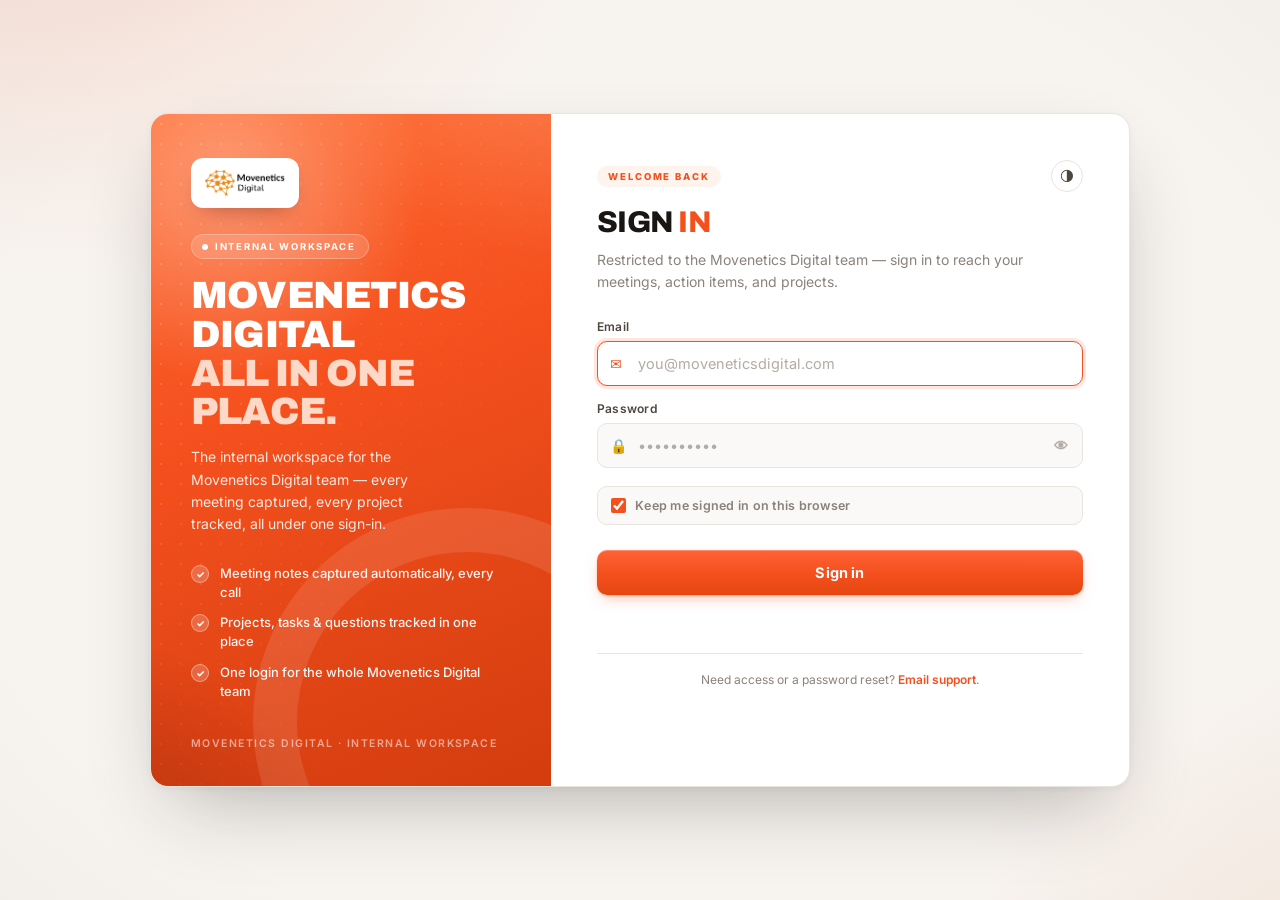
<file: index.html>
<!DOCTYPE html>
<html lang="en">
<head>
  <meta charset="UTF-8" />
  <meta name="viewport" content="width=device-width, initial-scale=1.0" />
  <link rel="icon" href="movenetics.ico" sizes="any">
  <link rel="icon" href="movenetics.png" type="image/png">
  <link rel="apple-touch-icon" href="movenetics.png">
  <title>Movenetics Digital · Internal Workspace</title>

  <link rel="preconnect" href="https://fonts.googleapis.com">
  <link rel="preconnect" href="https://fonts.gstatic.com" crossorigin>
  <link href="https://fonts.googleapis.com/css2?family=Archivo:wght@600;700;800;900&family=Inter:wght@400;500;600;700&display=swap" rel="stylesheet">
  <link rel="stylesheet" href="style.css?v=46">
  <link rel="stylesheet" href="projects.css?v=46">


  <!-- Sets data-theme before the first paint — must stay in <head>
       and must not be deferred, or dark mode flashes white. -->
  <script src="theme.js?v=46"></script>
</head>

<body>

  <!-- ══ Signed-in app (multi-page) ══════════════════════ -->
  <div id="appView" class="view dashwrap nosub">

    <!-- Top bar with navigation -->
    <header class="topbar">
      <a class="logochip" id="homeLogo" href="#/dashboard" title="Dashboard">
        <img src="logo.png"
             alt="Movenetics Digital" onerror="this.parentElement.style.display='none'" />
      </a>
      <!-- Tier 1: which section of the workspace. -->
      <nav class="sections">
        <a href="#/dashboard" class="on">Overview</a>
        <a href="meetings.html">Meetings</a>
        <a href="projects.html">Projects</a>
        <a href="hr.html" class="nav-admin" hidden>HR</a>
        <a href="marketing.html" class="nav-admin" hidden>Marketing</a>
        <a href="qa.html" class="nav-admin" hidden>QA</a>
        <a href="designers.html" class="nav-admin" hidden>Design</a>
      </nav>

      <span class="spacer"></span>
      <span class="role-badge" id="roleBadge"></span>
      <span class="userchip" id="whoEmail"></span>
      <button type="button" class="linkbtn" id="signOut">Sign out</button>
    </header>

    <!-- Overview is a single page, so it has no second tier — Meetings,
         Action items and Dispatch live in the Meetings section now, and
         their sub-nav belongs to that page alone. -->

    <!-- ── Page: Dashboard ─────────────────────────────── -->
    <section id="page-dashboard" class="page active">
      <div class="pagehead">
        <div>
          <h1>Your <em>dashboard</em></h1>
          <p class="sub">A quick look at everything Fireflies — and your projects — have captured for you.</p>
        </div>
        <a class="btn-sm" href="meetings.html#/dispatch">+ New dispatch</a>
      </div>


      <!-- NEEDS YOU — someone is blocked until you act. Hidden when empty, so this only takes the top of the page when it exists. -->
      <!-- Pending leave requests addressed to me (admin sees all pending).
           Approval happens here, on the approver's side — HR only tracks. -->
      <div id="approvalsPanel" style="display:none; margin-bottom:24px">
        <div class="panel-head">
          <h2>Leave approvals</h2>
          <span class="count" id="approvalsCount">0</span>
        </div>
        <div id="approvalsList"></div>
      </div>

      <!-- WHERE THINGS STAND — the headline numbers, each one a link. -->
      <!-- Live summary from the Project Management module, same session token —
           Projects is the primary tool, so its status leads the dashboard. -->
      <div class="panel-head">
        <h2>Projects</h2>
        <span class="spacer"></span>
        <a class="more" href="projects.html">Open Projects →</a>
      </div>
      <div class="stats" id="pmStats"></div>

      <div id="pmAttentionPanel" style="display:none; margin-bottom:24px">
        <div class="panel-head">
          <h2 id="pmAttentionTitle">Needs your attention</h2>
          <span class="count" id="pmAttentionCount">0</span>
        </div>
        <div class="sect actionitems today">
          <ul id="pmAttentionList"></ul>
        </div>
      </div>

      <!-- Admin only: every project with the people on it. The tiles above
           count the work; this says who is carrying it, and where a
           project has nobody in a role. -->

      <!-- WHAT IS COMING — dates that are nearly here. -->
      <!-- Demos coming up on projects you're working on. Hidden when
           there are none — an empty panel is just furniture. -->
      <div id="demoPanel" style="display:none; margin-bottom:24px">
        <div class="panel-head">
          <h2>Upcoming demos</h2>
          <span class="count" id="demoCount">0</span>
        </div>
        <div id="demoList"></div>
      </div>


      <!-- WHO AND WHAT — staffing, and what has slipped. -->
      <div id="teamPanel" style="display:none; margin-bottom:24px">
        <div class="panel-head">
          <h2>Who is on what</h2>
          <span class="count" id="teamCount">0</span>
          <span class="spacer"></span>
          <span class="hint" id="teamGaps"></span>
        </div>
        <div id="teamList"></div>
      </div>

      <!-- Every due date that moved, and the reason given. An admin sees
           all of them; a BA sees their own projects. Hidden when nothing
           has slipped, which is the state worth having. -->
      <div id="extPanel" style="display:none; margin-bottom:24px">
        <div class="panel-head">
          <h2>Extended deadlines</h2>
          <span class="count" id="extCount">0</span>
          <span class="spacer"></span>
          <span class="hint">Most recent first</span>
        </div>
        <div id="extList"></div>
      </div>


      <!-- Company-wide "who's on leave" — always visible so anyone (admin
           included) can see at a glance who's out right now. -->
      <div style="margin-bottom:24px">
        <div class="panel-head">
          <h2>On leave</h2>
          <span class="count" id="leaveCount">0</span>
          <span class="spacer"></span>
          <button type="button" class="btn-sm" id="myLeaveToggle" style="border:none">+ Request leave</button>
        </div>
        <form id="myLeaveForm" class="inline-form">
          <div class="row">
            <div class="field"><label>From</label><input id="myLeaveStart" type="date" required /></div>
            <div class="field"><label>To <span class="opt">— leave as-is for a single day</span></label><input id="myLeaveEnd" type="date" required /></div>
          </div>
          <div class="field"><label>Send to</label><div id="myLeaveApprovers" class="check-group"></div></div>
          <div class="field"><label>Reason <span class="opt">— optional</span></label><input id="myLeaveReason" placeholder="e.g. Family trip" /></div>
          <div class="actions">
            <button type="submit">Request leave</button>
            <button type="button" class="secondary" id="myLeaveCancelBtn">Cancel</button>
          </div>
        </form>
        <div class="sect actionitems today">
          <ul id="leaveList"></ul>
        </div>
        <div id="myLeaveList" style="margin-top:14px"></div>
      </div>


      <!-- TRENDS — informs a decision, never demands one, so it sits below everything that does. -->
      <!-- Admin only: four figures, each answering a question the panels
           below can only answer one row at a time. -->
      <div id="insightsPanel" style="display:none; margin-bottom:24px">
        <div class="panel-head">
          <h2>Insights</h2>
          <span class="spacer"></span>
          <span class="hint">Last 12 weeks</span>
        </div>
        <div class="insights">
          <div class="insight">
            <h3>Deadline slippage</h3>
            <p class="isub">Days pushed out each week, by discipline. Only pushes count — an early finish should not hide a fortnight of slip.</p>
            <div id="chartSlippage"></div>
          </div>
          <div class="insight">
            <h3>Bugs opened vs resolved</h3>
            <p class="isub">Two lines crossing is the whole story: above means the backlog is growing.</p>
            <div id="chartBugs"></div>
          </div>
          <div class="insight">
            <h3>Who is carrying what</h3>
            <p class="isub">Unfinished committed hours per person, developers and designers together.</p>
            <div id="chartWorkload"></div>
          </div>
          <div class="insight">
            <h3>Committed vs capacity</h3>
            <p class="isub">Estimated hours due each week against the roster, less approved leave. Read the direction, not any single week.</p>
            <div id="chartCapacity"></div>
          </div>
        </div>
      </div>


      <!-- THE OTHER SECTIONS — status you look at, not act on. -->
      <!-- Admin-only: HR + Marketing at a glance, with a way into each. -->
      <div id="hrMktPanel" style="display:none; margin-bottom:24px">
        <div class="panel-head">
          <h2>HR</h2>
          <span class="spacer"></span>
          <a class="more" href="hr.html">Open HR →</a>
        </div>
        <div class="stats" id="hrStats"></div>

        <div class="panel-head">
          <h2>Marketing</h2>
          <span class="spacer"></span>
          <a class="more" href="marketing.html">Open Marketing →</a>
        </div>
        <div class="stats" id="mktStats"></div>
      </div>

      <div class="panel-head">
        <h2>Fireflies</h2>
        <span class="spacer"></span>
        <a class="more" href="meetings.html">Open Meetings →</a>
      </div>
      <div class="stats">
        <a class="stat linked" href="meetings.html#/meetings" title="Open your meetings">
          <div class="num" id="statTotal">0</div><div class="lbl">🎙 Meetings recorded</div>
          <span class="statgo" aria-hidden="true">→</span></a>
        <a class="stat linked" href="meetings.html#/meetings" title="Open your meetings">
          <div class="num" id="statLast" style="font-size:19px; line-height:1.25;">—</div><div class="lbl">🕑 Last meeting</div>
          <span class="statgo" aria-hidden="true">→</span></a>
      </div>

      <!-- Shown only when a meeting was recorded in the last 24 hours -->
      <div id="todayPanel" style="display:none">
        <div class="panel-head">
          <h2>Open action items — last 24 hours</h2>
          <span class="count" id="todayCount">0</span>
        </div>
        <div class="sect actionitems today">
          <ul id="todayList"></ul>
          <button type="button" class="showmore" id="todayMore" style="display:none">Show all</button>
        </div>
      </div>

      <div class="panel-head">
        <h2>Recent meetings</h2>
        <span class="spacer"></span>
        <a class="more" href="meetings.html#/meetings">View all →</a>
      </div>
      <div id="recentMeetings"></div>
    </section>

  </div>

  <script src="fireflies.js?v=46"></script>
  <script src="ui.js?v=46"></script>
  <script src="charts.js?v=46"></script>
  <script>
    /* ════════════════════════════════════════════════════
       1. Config
       ────────────────────────────────────────────────────
       The Overview dashboard, and only that. Signing in is
       login.html / login.js now — this page assumes a
       session and sends you there if there isn't one.

       Endpoints, session handling and Fireflies parsing are
       shared with the other sections, so they come from
       fireflies.js — loaded just above this script.
       ════════════════════════════════════════════════════ */
    // Project Management summary (read-only here — full module lives in
    // projects.html). Reuses the same Bearer token from the shared session.
    const PM_PROJECTS_LIST_URL   = PM_API_BASE + "pm-projects-list.php";
    const PM_TASKS_LIST_URL      = PM_API_BASE + "pm-tasks-list.php";
    const PM_QUESTIONS_LIST_URL  = PM_API_BASE + "pm-questions-list.php";
    const PM_LEAVE_LIST_URL      = PM_API_BASE + "pm-leave-list.php";
    const PM_LEAVE_CREATE_URL    = PM_API_BASE + "pm-leave-create.php";
    const PM_APPROVERS_LIST_URL  = PM_API_BASE + "pm-approvers-list.php";
    const PM_OPENINGS_LIST_URL   = PM_API_BASE + "pm-openings-list.php";
    const PM_CANDIDATES_LIST_URL = PM_API_BASE + "pm-candidates-list.php";
    const PM_CAMPAIGNS_LIST_URL  = PM_API_BASE + "pm-campaigns-list.php";
    const PM_TEAM_OVERVIEW_URL   = PM_API_BASE + "pm-team-overview.php";
    const PM_DEMOS_LIST_URL      = PM_API_BASE + "pm-demos-list.php";
    const PM_INSIGHTS_URL        = PM_API_BASE + "pm-insights.php";

    /* ════════════════════════════════════════════════════
       2. DOM references
       ════════════════════════════════════════════════════ */
    const appView     = document.getElementById('appView');
    const whoEmail    = document.getElementById('whoEmail');
    const signOutBtn  = document.getElementById('signOut');
    const recentEl    = document.getElementById('recentMeetings');
    const statTotal   = document.getElementById('statTotal');
    const statLast    = document.getElementById('statLast');
    const todayPanel  = document.getElementById('todayPanel');
    const todayCount  = document.getElementById('todayCount');
    const todayList   = document.getElementById('todayList');
    const pmStatsEl   = document.getElementById('pmStats');
    const pmAttentionPanel = document.getElementById('pmAttentionPanel');
    const pmAttentionTitle = document.getElementById('pmAttentionTitle');
    const pmAttentionCount = document.getElementById('pmAttentionCount');
    const pmAttentionList  = document.getElementById('pmAttentionList');
    const leaveCount   = document.getElementById('leaveCount');
    const leaveList    = document.getElementById('leaveList');
    const myLeaveList  = document.getElementById('myLeaveList');
    let allMeetings = [];      // sheet rows, sorted newest first
    let todayItemsCache = [];  // action items from the last 24 hours
    let todayExpanded = false; // "Show all" toggle state
    const TODAY_PREVIEW = 4;   // items shown before "Show all"

    /* ════════════════════════════════════════════════════
       3. Auth
       ────────────────────────────────────────────────────
       Overview is one page, so there is no router here —
       the dashboard section is simply always active. There
       is no signed-out view either: the sign-in form is its
       own page now, and this one is only ever reached with
       a session in hand.
       ════════════════════════════════════════════════════ */
    function goToLogin(reason){
      clearSession();
      location.replace('login.html' + (reason ? '?m=' + reason : ''));
    }

    // What a 401 anywhere on this page does — including openRecording in
    // fireflies.js, since the recent-meetings table renders the same
    // recording chips as Meetings does.
    onSessionExpired = () => goToLogin('expired');

    function showApp(session){
      document.body.classList.add('dash');
      appView.classList.add('active');
      renderUserChip(whoEmail, session.email);
      const isAdmin = String(session.role || '').toUpperCase() === 'ADMIN';
      const badgeEl = document.getElementById('roleBadge');
      badgeEl.textContent = roleBadgeLabel(session.role || 'MANAGER');
      badgeEl.className = 'role-badge' + (isAdmin ? '' : ' manager');
      document.querySelectorAll('.nav-admin').forEach(a => { a.hidden = !isAdmin; });
      loadMeetings();
      loadProjectsSummary();
      loadLeavePanel();
      loadApprovals();
      loadApprovers();
      loadMyLeave();
      // Everyone on a project sees its demos, admin or not — renderer in ui.js.
      renderUpcomingDemos({
        url: PM_DEMOS_LIST_URL, token: session.token,
        panel: 'demoPanel', list: 'demoList', count: 'demoCount'
      });
      /* Deadlines that moved and why. Not admin-gated here — the endpoint
         scopes a BA to their own projects and gives an admin everything,
         which is the distinction that matters. */
      renderDueExtensions({
        url: PM_DUE_EXTENSIONS_URL, token: session.token,
        panel: 'extPanel', list: 'extList', count: 'extCount', limit: 15
      });
      if (isAdmin) { loadTeamOverview(); loadHrMktSummary(); loadInsights(); }
    }

    /* ════════════════════════════════════════════════════
       4. Sign out
       ════════════════════════════════════════════════════ */

    /* Signing out used to blank every panel by hand, because the dashboard
       stayed on screen underneath the login form. It doesn't any more —
       the page is replaced outright, which clears the lot. */
    signOutBtn.addEventListener('click', () => goToLogin('out'));

    /* ════════════════════════════════════════════════════
       5. Fireflies summary (read-only — the full Meetings
          section lives in meetings.html / meetings.js)
       ════════════════════════════════════════════════════ */
    async function loadMeetings(){
      const session = readSession();
      if (!session) return;

      recentEl.innerHTML = '<div class="empty">Loading your meetings…</div>';

      try {
        allMeetings = await fetchMeetings(session.token);
        renderAll();
      } catch (err) {
        if (err.unauthorized) { goToLogin('expired'); return; }
        allMeetings = [];
        renderAll();
        recentEl.innerHTML = '<div class="empty">Couldn\'t load meetings (' + esc(err.message) + ').</div>';
      }
    }

    function renderAll(){
      // stats
      statTotal.textContent = String(allMeetings.length);
      statLast.textContent = allMeetings.length ? fmtDate(allMeetings[0].MeetDate) || '—' : '—';

      // action items from meetings in the last 24 hours
      todayItemsCache = [];
      allMeetings.filter(m => isRecent(m.MeetDate)).forEach(m => {
        parseActionItems(m.ActionItems).forEach(g => {
          g.items.forEach(t => todayItemsCache.push({
            text: t,
            who: g.name,
            name: m['Meet Name'] || 'Meeting'
          }));
        });
      });
      renderToday();

      // recent (top 3) — rows open the meeting in the Meetings section
      recentEl.innerHTML = allMeetings.length
        ? meetingsTable(allMeetings.slice(0, 3),
            m => 'meetings.html#/meeting/' + meetingKey(m, allMeetings.indexOf(m)))
        : '<div class="empty">No meeting summaries yet.<br>They\'ll appear here after Fireflies records a call.</div>';
      wireMeetingRowClicks(recentEl);
      translateWithin(recentEl);
    }

    // 24-hour action items: show a short preview with a "Show all" toggle
    function renderToday(){
      const moreBtn = document.getElementById('todayMore');
      if (!todayItemsCache.length) {
        todayPanel.style.display = 'none';
        todayList.innerHTML = '';
        return;
      }
      todayPanel.style.display = '';
      todayCount.textContent = String(todayItemsCache.length);

      const visible = todayExpanded ? todayItemsCache : todayItemsCache.slice(0, TODAY_PREVIEW);
      todayList.innerHTML = visible.map(it =>
        '<li><span class="task" data-tr>' + esc(it.text) + '</span>' +
        '<span class="src">' + esc((it.who ? it.who + ' · ' : '') + it.name) + '</span></li>').join('');

      if (todayItemsCache.length > TODAY_PREVIEW) {
        moreBtn.style.display = '';
        moreBtn.textContent = todayExpanded
          ? 'Show less'
          : 'Show all ' + todayItemsCache.length + ' items';
      } else {
        moreBtn.style.display = 'none';
      }
      translateWithin(todayPanel);
    }

    document.getElementById('todayMore').addEventListener('click', () => {
      todayExpanded = !todayExpanded;
      renderToday();
    });

    // clicking the logo goes home and reloads the data
    document.getElementById('homeLogo').addEventListener('click', () => {
      location.hash = '#/dashboard';
      loadMeetings();
      loadProjectsSummary();
      loadLeavePanel();
      loadApprovals();
      loadMyLeave();
    });

    /* ════════════════════════════════════════════════════
       6. Projects summary (read-only, from the PM module)
       ════════════════════════════════════════════════════ */
    async function loadProjectsSummary(){
      const session = readSession();
      if (!session) return;
      const isAdmin = String(session.role || 'MANAGER').toUpperCase() === 'ADMIN';
      const headers = { 'Authorization': 'Bearer ' + session.token };
      const getJson = (url) => fetch(url, { headers }).then(res => {
        if (!res.ok) throw new Error('status ' + res.status);
        return res.json();
      });

      pmStatsEl.innerHTML = '<div class="empty">Loading…</div>';

      try {
        const [projectsR, tasksR, questionsR] = await Promise.allSettled([
          getJson(PM_PROJECTS_LIST_URL),
          getJson(PM_TASKS_LIST_URL),
          getJson(PM_QUESTIONS_LIST_URL)
        ]);
        const val = r => (r.status === 'fulfilled' && Array.isArray(r.value)) ? r.value : [];
        const projects  = val(projectsR);
        const tasks     = val(tasksR);
        const questions = val(questionsR);

        const openTasks = tasks.filter(t => !['COMPLETED', 'CANCELLED'].includes(t.status));
        const openQuestions = questions.filter(q => q.status === 'OPEN');

        const tiles = [
          { num: projects.length, lbl: isAdmin ? 'All projects' : 'My projects',
            href: 'projects.html#/projects', title: 'Open the projects list' },
          { num: openTasks.length, lbl: isAdmin ? 'Open tasks (all)' : 'My open tasks',
            href: 'projects.html#/tasks', title: 'Open the task list' },
          { num: openQuestions.length, lbl: isAdmin ? 'Open questions' : 'My open questions',
            href: 'projects.html#/questions', title: 'Open the questions list' }
        ];

        // statTiles (ui.js) — every number here has a page that answers it.
        pmStatsEl.innerHTML = statTiles(tiles);

        pmAttentionTitle.textContent = isAdmin ? 'Open tasks across all business analysts' : 'Your open tasks';
        const attention = openTasks.slice(0, 5).map(t => ({
          text: t.task_name,
          src: [t.project_name, t.status.replace(/_/g, ' ')].filter(Boolean).join(' · ')
        }));

        pmAttentionCount.textContent = String(attention.length);
        pmAttentionPanel.style.display = attention.length ? '' : 'none';
        pmAttentionList.innerHTML = attention.map(it =>
          '<li><span class="task">' + esc(it.text) + '</span>' +
          '<span class="src">' + esc(it.src) + '</span></li>').join('');
      } catch (err) {
        pmStatsEl.innerHTML = '<div class="empty">Could not load project data (' + esc(err.message) + ').</div>';
        pmAttentionPanel.style.display = 'none';
      }
    }

    /* ── Who is on what (admin only) ────────────────────
       The tiles above count the work. This says who is carrying it: every
       project with its business analyst, the developers holding open
       tasks on it, and the QA and designer assigned — and, more usefully,
       where a project has nobody in a role at all.

       The rendering is in ui.js, because the Projects page shows the same
       panel and two copies would drift. pm-team-overview.php does the
       grouping, because counting belongs next to the tables. */
    /* ── Insights (admin only) ──────────────────────────
       Four figures in one request. Each is drawn only if its data came
       back: a chart whose feature has not been migrated yet is left out
       rather than shown as an empty box, and if none of them can be
       drawn the whole panel stays hidden. Chart code is charts.js. */
    async function loadInsights(){
      const session = readSession();
      if (!session) return;
      const panel = document.getElementById('insightsPanel');
      try {
        const res = await fetch(PM_INSIGHTS_URL, {
          headers: { 'Authorization': 'Bearer ' + session.token }
        });
        if (!res.ok) throw new Error('status ' + res.status);
        const d = await res.json();
        const has = k => (d.available || []).indexOf(k) >= 0;

        if (!(d.available || []).length) { panel.style.display = 'none'; return; }
        panel.style.display = '';

        const hide = id => {
          const box = document.getElementById(id);
          if (box && box.parentElement) box.parentElement.style.display = 'none';
        };

        if (has('slippage')) {
          lineChart('chartSlippage', {
            weeks: d.slippage.weeks, series: d.slippage.series,
            alt: 'Days of deadline slippage per week, split by development, design and QA'
          });
        } else hide('chartSlippage');

        if (has('bugs')) {
          lineChart('chartBugs', {
            weeks: d.bugs.weeks, series: d.bugs.series,
            alt: 'Bugs opened and resolved per week'
          });
        } else hide('chartBugs');

        if (has('workload')) {
          barChart('chartWorkload', d.workload.map(p => ({
            name: p.name, sub: p.role,
            value: p.hours,
            label: (p.hours || 0) + 'h · ' + p.items + ' item' + (p.items === 1 ? '' : 's')
          })), { nameHeader: 'Person', valueHeader: 'Open work',
                  empty: 'Nobody is holding unfinished estimated work.' });
        } else hide('chartWorkload');

        if (has('capacity')) meterRows('chartCapacity', d.capacity);
        else hide('chartCapacity');
      } catch (_) {
        panel.style.display = 'none';   // insights are never worth an error
      }
    }

    function loadTeamOverview(){
      const session = readSession();
      if (!session) return;
      renderTeamOverview({
        url:   PM_TEAM_OVERVIEW_URL,
        token: session.token,
        panel: 'teamPanel',
        list:  'teamList',
        count: 'teamCount',
        gaps:  'teamGaps'
      });
    }

    // Small authed-fetch helper for the leave endpoints below.
    async function leaveApi(url, body){
      const session = readSession();
      if (!session) throw new Error('signed out');
      const res = await fetch(url, {
        method: body ? 'POST' : 'GET',
        headers: Object.assign(
          { 'Authorization': 'Bearer ' + session.token },
          body ? { 'Content-Type': 'application/json' } : {}
        ),
        body: body ? JSON.stringify(body) : undefined
      });
      if (!res.ok) {
        const j = await res.json().catch(() => ({}));
        throw new Error(j.error || ('status ' + res.status));
      }
      return res.json();
    }

    // "Who's on leave" — approved leave covering today through the next
    // 14 days. Always rendered (with an empty state) so admins and
    // managers can see at a glance that no one is out, too.
    async function loadLeavePanel(){
      if (!readSession()) return;
      try {
        const rows = await leaveApi(PM_LEAVE_LIST_URL + '?status=APPROVED');
        const today = new Date(); today.setHours(0, 0, 0, 0);
        const soon = new Date(today.getTime() + 14 * 24 * 60 * 60 * 1000);
        const upcoming = rows
          .filter(r => new Date(r.end_date) >= today && new Date(r.start_date) <= soon)
          .sort((a, b) => new Date(a.start_date) - new Date(b.start_date));

        leaveCount.textContent = String(upcoming.length);
        leaveList.innerHTML = upcoming.length
          ? upcoming.map(r =>
              '<li><span class="task">' + esc(r.employee_name) + '</span>' +
              '<span class="src">' + esc(fmtDay(r.start_date)) + ' – ' + esc(fmtDay(r.end_date)) + '</span></li>').join('')
          : '<li><span class="task">No one is on leave right now.</span></li>';
      } catch (err) {
        leaveList.innerHTML = '<li><span class="task">Could not load leave (' + esc(err.message) + ').</span></li>';
      }
    }

    // Pending requests addressed to me — approve/reject inline. The
    // backend scopes this: managers see requests naming them as an
    // approver, ADMIN sees every pending request.
    /* The panel itself lives in ui.js (renderApprovalsPanel), the same one
       the QA and marketing leave tabs mount. It used to be written out
       here, which was fine while this was the only page that could
       approve anything — it is not any more, and three copies of an
       approve button is how they drift apart. */
    function loadApprovals(){
      const session = readSession();
      if (!session) return;
      renderApprovalsPanel(session.token, loadLeavePanel);
    }

    /* The "Send to" approver checkboxes on the request form.
       An admin has nobody above them to approve their leave, so asking
       them to nominate one is asking them to have a subordinate
       authorise their own time off. They pick dates and it is booked —
       see pm-leave-create.php, which decides this from the token rather
       than trusting the page. */
    async function loadApprovers(){
      const box = document.getElementById('myLeaveApprovers');
      const session = readSession();
      if (session && String(session.role || '').toUpperCase() === 'ADMIN') {
        const field = box.closest('.field');
        if (field) field.hidden = true;
        document.getElementById('myLeaveToggle').textContent = '+ Add leave';
        const submit = document.querySelector('#myLeaveForm button[type="submit"]');
        if (submit) submit.textContent = 'Add leave';
        return;
      }
      try {
        const rows = await leaveApi(PM_APPROVERS_LIST_URL);
        box.innerHTML = rows.map(m =>
          '<label class="check"><input type="checkbox" value="' + m.manager_id + '" data-approver />' +
          '<span>' + esc(m.full_name) + '</span></label>').join('') ||
          '<span class="hint">No approvers found.</span>';
      } catch (_) {
        box.innerHTML = '<span class="hint">Could not load the approver list.</span>';
      }
    }

    // My own leave requests (managers/admins file for themselves here,
    // same backend employees use — just without an employee_id).
    async function loadMyLeave(){
      if (!readSession()) return;
      try {
        const rows = await leaveApi(PM_LEAVE_LIST_URL + '?mine=1');
        myLeaveList.innerHTML = rows.length
          ? '<div class="panel-head"><h2>My leave</h2></div>' + rows.map(r =>
              '<div class="leave-row"><div class="linfo"><div class="ltitle">' +
              esc(fmtDay(r.start_date)) + ' – ' + esc(fmtDay(r.end_date)) + '</div>' +
              '<div class="lmeta">' +
                (r.reason ? '<span>' + esc(r.reason) + '</span>' : '') +
                (r.approver_names ? '<span>To ' + esc(r.approver_names) + '</span>' : '') +
                (r.reviewed_by_name ? '<span>Reviewed by ' + esc(r.reviewed_by_name) + '</span>' : '') +
              '</div></div>' +
              '<div class="tactions"><span class="status-badge ' + esc(String(r.status).toLowerCase()) + '">' +
              esc(r.status) + '</span></div></div>').join('')
          : '';
      } catch (_) {
        myLeaveList.innerHTML = '';
      }
    }
    /* A single-day leave is by far the common case, and making people pick
       the same date twice in two calendars was needless work: choosing a
       start date fills the end date to match, and stops it being set
       earlier than the start. Picking a real range still works — just
       change the end date afterwards. */
    (function wireLeaveDates(){
      const start = document.getElementById('myLeaveStart');
      const end   = document.getElementById('myLeaveEnd');
      start.addEventListener('change', () => {
        end.min = start.value;
        if (!end.value || end.value < start.value) end.value = start.value;
      });
    })();

    document.getElementById('myLeaveToggle').addEventListener('click', () => {
      document.getElementById('myLeaveForm').classList.toggle('open');
    });
    document.getElementById('myLeaveCancelBtn').addEventListener('click', () => {
      document.getElementById('myLeaveForm').classList.remove('open');
    });
    document.getElementById('myLeaveForm').addEventListener('submit', async (e) => {
      e.preventDefault();
      const start_date = document.getElementById('myLeaveStart').value;
      const end_date = document.getElementById('myLeaveEnd').value;
      const reason = document.getElementById('myLeaveReason').value.trim();
      const approver_ids = [...document.querySelectorAll('#myLeaveApprovers [data-approver]:checked')]
        .map(cb => Number(cb.value));
      if (!start_date || !end_date) return;
      const meAdmin = String((readSession() || {}).role || '').toUpperCase() === 'ADMIN';
      if (!meAdmin && !approver_ids.length) {
        toast('Pick at least one approver to send this to.', 'err');
        return;
      }
      try {
        await leaveApi(PM_LEAVE_CREATE_URL, { start_date, end_date, reason, approver_ids });
        e.target.reset();
        e.target.classList.remove('open');
        loadMyLeave();
      } catch (err) {
        toast('Could not submit leave request: ' + err.message, 'err');
      }
    });

    // Admin-only HR + Marketing glance — only an ADMIN token can call the
    // HR endpoints at all, so this is never attempted for a plain manager.
    async function loadHrMktSummary(){
      const session = readSession();
      if (!session) return;
      const panel = document.getElementById('hrMktPanel');
      const hrStats = document.getElementById('hrStats');
      const mktStats = document.getElementById('mktStats');
      const headers = { 'Authorization': 'Bearer ' + session.token };
      const getJson = (url) => fetch(url, { headers }).then(res => {
        if (!res.ok) throw new Error('status ' + res.status);
        return res.json();
      });

      try {
        const [openingsR, candidatesR, leaveR, campaignsR] = await Promise.allSettled([
          getJson(PM_OPENINGS_LIST_URL),
          getJson(PM_CANDIDATES_LIST_URL),
          getJson(PM_LEAVE_LIST_URL + '?status=PENDING'),
          getJson(PM_CAMPAIGNS_LIST_URL)
        ]);
        const val = r => (r.status === 'fulfilled' && Array.isArray(r.value)) ? r.value : [];
        const openings   = val(openingsR);
        const candidates = val(candidatesR);
        const pendingLeave = val(leaveR);
        const campaigns   = val(campaignsR);

        panel.style.display = '';
        hrStats.innerHTML = statTiles([
          { num: openings.filter(o => o.status === 'OPEN').length, lbl: 'Open roles',
            href: 'hr.html#/openings' },
          { num: candidates.length, lbl: 'Candidates in pipeline',
            href: 'hr.html#/openings' },
          { num: pendingLeave.length, lbl: 'Pending leave',
            href: 'hr.html#/leave' }
        ]);

        mktStats.innerHTML = statTiles([
          { num: campaigns.length, lbl: 'Total campaigns', href: 'marketing.html' },
          { num: campaigns.filter(c => c.status === 'IN_PROGRESS').length, lbl: 'In progress',
            href: 'marketing.html' },
          { num: campaigns.filter(c => c.status === 'PUBLISHED').length, lbl: 'Published',
            href: 'marketing.html' }
        ]);
      } catch (_) {
        panel.style.display = 'none';
      }
    }

    /* ════════════════════════════════════════════════════
       7. Boot
       ════════════════════════════════════════════════════ */
    const existing = readSession();
    if (!existing) {
      goToLogin();                        // no session — this page has no signed-out state
    } else {
      const home = roleHome(existing.role);
      if (home) location.replace(home);   // HR / Marketing / QA / Employee have their own
      else showApp(existing);
    }
  </script>
</body>
</html>
</file>
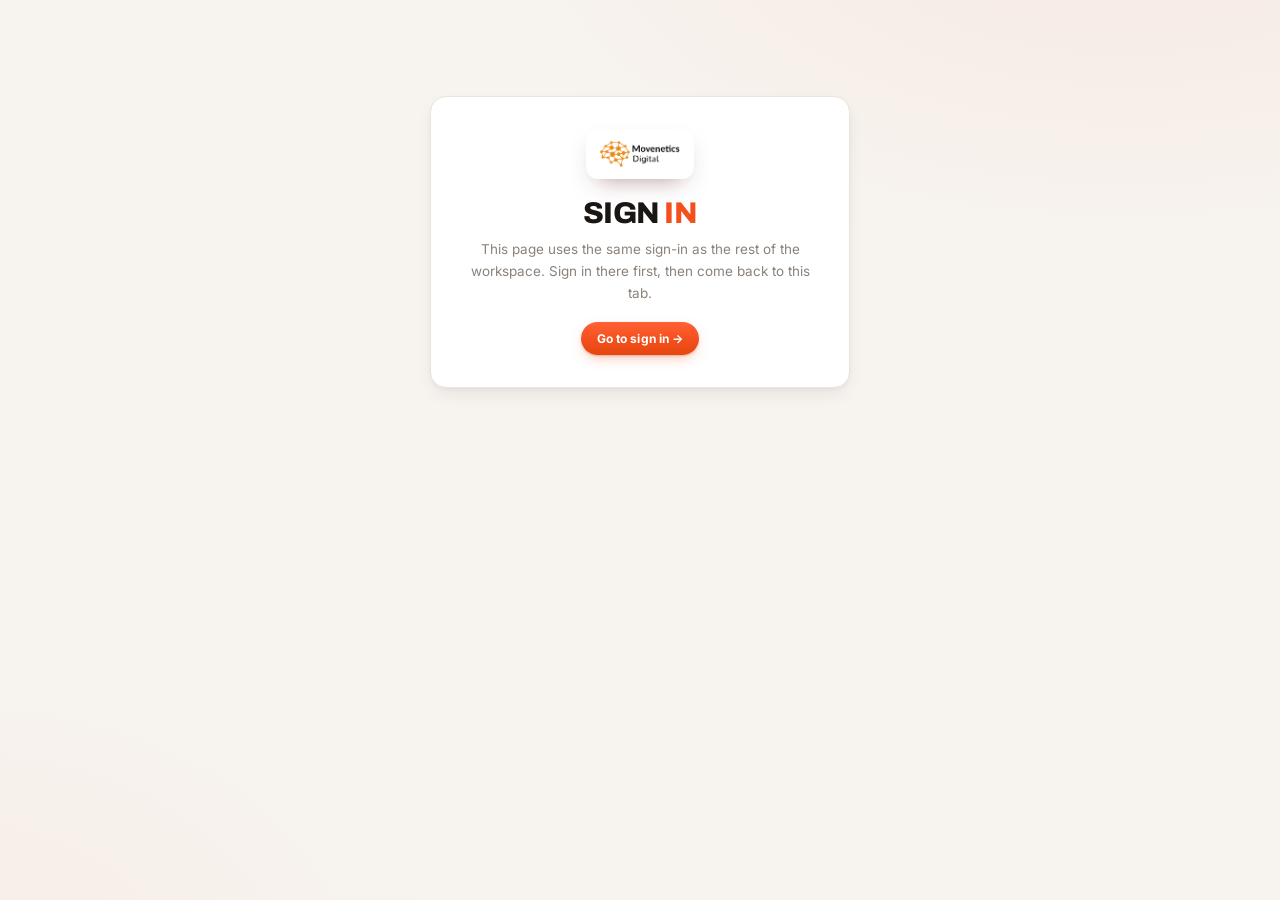
<file: designers.html>
<!DOCTYPE html>
<html lang="en">
<head>
  <meta charset="UTF-8" />
  <meta name="viewport" content="width=device-width, initial-scale=1.0" />
  <link rel="icon" href="movenetics.ico" sizes="any">
  <link rel="icon" href="movenetics.png" type="image/png">
  <link rel="apple-touch-icon" href="movenetics.png">
  <title>Movenetics Digital · Design</title>

  <link rel="preconnect" href="https://fonts.googleapis.com">
  <link rel="preconnect" href="https://fonts.gstatic.com" crossorigin>
  <link href="https://fonts.googleapis.com/css2?family=Archivo:wght@600;700;800;900&family=Inter:wght@400;500;600;700&display=swap" rel="stylesheet">
  <link rel="stylesheet" href="style.css?v=46">
  <link rel="stylesheet" href="projects.css?v=46">

  <!-- Sets data-theme before the first paint — must stay in <head>
       and must not be deferred, or dark mode flashes white. -->
  <script src="theme.js?v=46"></script>
</head>

<body>

  <!-- ══ Signed-out state (no login form here — session is shared) ══ -->
  <div id="pmSignedOut" class="view active">
    <div class="pm-signedout">
      <span class="logochip" style="margin-bottom:18px; display:inline-flex">
        <img src="logo.png" alt="Movenetics Digital" style="height:30px" onerror="this.parentElement.style.display='none'" />
      </span>
      <h1>Sign <em>in</em></h1>
      <p>This page uses the same sign-in as the rest of the workspace. Sign in there first, then come back to this tab.</p>
      <a class="btn-sm" href="login.html">Go to sign in →</a>
    </div>
  </div>

  <!-- ══ Signed-in app ══════════════════════════════════ -->
  <div id="appView" class="view dashwrap">

    <header class="topbar">
      <a class="logochip" id="homeLogo" href="#/work" title="My design work">
        <img src="logo.png" alt="Movenetics Digital" onerror="this.parentElement.style.display='none'" />
      </a>
      <!-- Tier 1: which section. Other sections are admin-only. -->
      <nav class="sections">
        <a href="index.html#/dashboard" class="nav-admin" hidden>Overview</a>
        <a href="meetings.html" class="nav-admin" hidden>Meetings</a>
        <a href="projects.html" class="nav-admin" hidden>Projects</a>
        <a href="hr.html" class="nav-admin" hidden>HR</a>
        <a href="marketing.html" class="nav-admin" hidden>Marketing</a>
        <a href="qa.html" class="nav-admin" hidden>QA</a>
        <a href="designers.html" class="on">Design</a>
      </nav>

      <span class="spacer"></span>
      <span class="role-badge manager" id="roleBadge">Designer</span>
      <span class="userchip" id="whoEmail"></span>
      <button type="button" class="linkbtn" id="signOut">Sign out</button>
    </header>

    <!-- Tier 2: pages within Design. -->
    <nav class="subnav">
      <a href="#/work"      data-nav="work">My work</a>
      <a href="#/bugs"      data-nav="bugs">Bugs</a>
      <a href="#/projects"  data-nav="projects">Projects</a>
      <a href="#/questions" data-nav="questions">Questions</a>
      <a href="#/leave"     data-nav="leave">Leave</a>
      <a href="#/rates" data-nav="rates" id="ratesNavLink" hidden>Rate card</a>
    </nav>

    <!-- ── Page: My work ───────────────────────────────── -->
    <section id="page-work" class="page">
      <div class="pagehead">
        <div>
          <h1>My <em>design work</em></h1>
          <p class="sub">Every screen, flow and asset assigned to you. Unfinished work first, nearest deadline at the top.</p>
        </div>
        <button type="button" class="btn-sm" id="newDesignToggle" style="border:none">+ New design task</button>
      </div>

      <form id="newDesignForm" class="inline-form">
        <div class="row">
          <div class="field"><label>Project</label><select id="dProject" required></select></div>
          <div class="field"><label>Kind</label>
            <select id="dKind">
              <option value="UI" selected>UI</option>
              <option value="UX">UX</option>
              <option value="BRANDING">Branding</option>
              <option value="ILLUSTRATION">Illustration</option>
              <option value="OTHER">Other</option>
            </select>
          </div>
        </div>
        <div class="field"><label>Title</label><input id="dTitle" required placeholder="e.g. Checkout screen — mobile" /></div>
        <div class="field"><label>Brief <span class="opt">— optional</span></label><textarea id="dBrief" placeholder="What is needed, and anything that constrains it."></textarea></div>

        <!-- The rate card. Picking a deliverable and a complexity, then
             saying how many and under what conditions, is what produces
             the estimate and the target date below. -->
        <div class="row">
          <div class="field"><label>Deliverable <span class="opt">— from the rate card</span></label><select id="dDeliverable"></select></div>
          <div class="field"><label>Complexity</label><select id="dComplexity"></select></div>
        </div>
        <div class="row">
          <div class="field"><label>How many <span class="opt" id="dUnitLabel">screens</span></label><input id="dQuantity" type="number" min="0.5" step="0.5" value="1" /></div>
          <div class="field"><label>FRD</label>
            <select id="dFrd">
              <option value="1" selected>With a proper FRD</option>
              <option value="0">Without a proper FRD</option>
            </select>
          </div>
        </div>
        <div class="row">
          <div class="field"><label>Case</label>
            <select id="dCase">
              <option value="BEST" selected>Best case</option>
              <option value="WORST">Worst case</option>
            </select>
          </div>
          <div class="field"><label>Start date <span class="opt">— defaults to today</span></label><input id="dStart" type="date" /></div>
        </div>
        <div class="estimate-note" id="dEstimateNote">Pick a deliverable to get an estimate.</div>

        <div class="row">
          <div class="field"><label>Assign to <span class="opt">— optional</span></label><select id="dAssignee"></select></div>
          <div class="field"><label>Due date <span class="opt">— leave blank to use the estimate</span></label><input id="dDue" type="date" /></div>
        </div>
        <div class="field"><label>Link to the work <span class="opt">— optional</span></label><input id="dLink" type="url" placeholder="https://figma.com/…" /></div>
        <div class="actions">
          <button type="submit">Create design task</button>
          <button type="button" class="secondary" id="designCancelBtn">Cancel</button>
        </div>
      </form>

      <div class="panel-head">
        <h2>Design tasks</h2>
        <span class="count" id="designCount">0</span>
        <span class="spacer"></span>
        <input type="search" id="designSearch" class="searchbox" placeholder="Search title, project…" />
        <select id="designScopeFilter" class="searchbox filter-select">
          <option value="mine" selected>Assigned to me</option>
          <option value="all">Everyone's</option>
          <option value="unassigned">Unassigned</option>
        </select>
        <select id="designStatusFilter" class="searchbox filter-select">
          <option value="">All statuses</option>
          <option value="TODO">To do</option>
          <option value="IN_PROGRESS">In progress</option>
          <option value="IN_REVIEW">In review</option>
          <option value="CHANGES">Changes requested</option>
          <option value="APPROVED">Approved</option>
        </select>
      </div>

      <!-- Demos coming up on the projects you're on. Hidden when there
           are none — an empty panel is just furniture. -->
      <div id="demoPanel" style="display:none; margin-bottom:24px">
        <div class="panel-head">
          <h2>Upcoming demos</h2>
          <span class="count" id="demoCount">0</span>
        </div>
        <div id="demoList"></div>
      </div>
      <div id="designList"></div>
    </section>

    <!-- ── Page: Rate card (ADMIN only) ────────────────── -->
    <section id="page-rates" class="page">
      <div class="pagehead">
        <div>
          <h1>Design <em>rate card</em></h1>
          <p class="sub">How long each kind of design work takes. Everything here is an hours-per-unit figure — a design task multiplies it by how many screens, pages or apps it covers to get its estimate and its target date.</p>
        </div>
        <button type="button" class="btn-sm" id="newRateToggle" style="border:none">+ New rate</button>
      </div>

      <form id="newRateForm" class="inline-form">
        <input type="hidden" id="rEstimateId" value="" />
        <div class="row">
          <div class="field"><label>Deliverable</label><input id="rDeliverable" required placeholder="e.g. Mobile Screen Design" /></div>
          <div class="field"><label>Complexity</label>
            <select id="rComplexity">
              <option value="EASY" selected>Easy</option>
              <option value="MODERATE">Moderate</option>
              <option value="COMPLEX">Complex</option>
            </select>
          </div>
        </div>
        <div class="row">
          <div class="field"><label>Unit</label>
            <select id="rUnit">
              <option value="Screen" selected>Screen</option>
              <option value="Page">Page</option>
              <option value="App">App</option>
              <option value="Project">Project</option>
            </select>
          </div>
          <div class="field"><label>Order <span class="opt">— lower sorts first</span></label><input id="rSort" type="number" step="1" value="0" /></div>
        </div>
        <div class="field"><label>Definition <span class="opt">— optional, what counts as this</span></label><input id="rDefinition" placeholder="e.g. Dashboard, Listing, Forms, Cart" /></div>

        <p class="hint" style="margin:2px 0 0">Hours for <b>one</b> unit. Half an hour each is 0.5; three per hour is 0.333.</p>
        <div class="row">
          <div class="field"><label>With FRD — best</label><input id="rFrdBest" type="number" min="0.01" step="0.001" required /></div>
          <div class="field"><label>With FRD — worst</label><input id="rFrdWorst" type="number" min="0.01" step="0.001" required /></div>
        </div>
        <div class="row">
          <div class="field"><label>Without FRD — best</label><input id="rNoFrdBest" type="number" min="0.01" step="0.001" required /></div>
          <div class="field"><label>Without FRD — worst</label><input id="rNoFrdWorst" type="number" min="0.01" step="0.001" required /></div>
        </div>
        <div class="actions">
          <button type="submit" id="rSubmitBtn">Add rate</button>
          <button type="button" class="secondary" id="rateCancelBtn">Cancel</button>
        </div>
      </form>

      <div class="panel-head">
        <h2>Rates</h2>
        <span class="count" id="rateCount">0</span>
        <span class="spacer"></span>
        <input type="search" id="rateSearch" class="searchbox" placeholder="Search deliverable…" />
      </div>
      <div id="ratesList"></div>
    </section>

    <!-- ── Page: Bugs ──────────────────────────────────── -->
    <section id="page-bugs" class="page">
      <div class="pagehead">
        <div>
          <h1>My <em>bugs</em></h1>
          <p class="sub">Visual and interaction defects QA has put on your desk. Move the status as you work through them.</p>
        </div>
      </div>
      <div class="panel-head">
        <h2>Assigned to me</h2>
        <span class="count" id="bugCount">0</span>
      </div>
      <div id="bugsList"></div>
    </section>

    <!-- ── Page: Projects ──────────────────────────────── -->
    <section id="page-projects" class="page">
      <div class="pagehead">
        <div>
          <h1>My <em>projects</em></h1>
          <p class="sub">The projects you're designing for, with where the design work on each has got to.</p>
        </div>
      </div>

      <div class="stats" id="designStats"></div>

      <div class="panel-head">
        <h2>Projects</h2>
        <span class="count" id="projectCount">0</span>
      </div>
      <div id="projectList"></div>
    </section>

    <!-- ── Page: Questions ─────────────────────────────── -->
    <section id="page-questions" class="page">
      <div class="pagehead">
        <div>
          <!-- Not "my questions": the list is everything asked on the
               projects you're assigned to, whoever raised it. -->
          <h1>Project <em>questions</em></h1>
          <p class="sub">Everything asked on the projects you're assigned to, and what came back. Ask something new below.</p>
        </div>
      </div>

      <form id="newQuestionForm" class="inline-form open">
        <div class="field"><label>About</label><select id="qTaskSelect" required></select></div>
        <div class="field"><label>Question</label><textarea id="qText" required placeholder="What do you need to know?"></textarea></div>
        <div class="actions"><button type="submit">Send question</button></div>
      </form>

      <div class="panel-head">
        <h2>Questions</h2>
        <span class="count" id="questionCount">0</span>
      </div>
      <div id="questionsList"></div>
    </section>

    <!-- ── Page: Leave ─────────────────────────────────── -->
    <section id="page-leave" class="page">
      <div class="pagehead">
        <div>
          <h1>My <em>leave</em></h1>
          <p class="sub">Request time off and see where it stands.</p>
        </div>
      </div>

      <form id="newLeaveForm" class="inline-form open">
        <div class="row">
          <div class="field"><label>From</label><input id="leaveStart" type="date" required /></div>
          <div class="field"><label>To <span class="opt">— leave as-is for a single day</span></label><input id="leaveEnd" type="date" required /></div>
        </div>
        <div class="field"><label>Send to</label><div id="leaveApprovers" class="check-group"></div></div>
        <div class="field"><label>Reason <span class="opt">— optional</span></label><input id="leaveReason" placeholder="e.g. Family trip" /></div>
        <div class="actions"><button type="submit">Request leave</button></div>
      </form>

      <!-- No company-wide roster here on purpose — see employee.html. -->
      <div class="panel-head"><h2>My requests</h2><span class="count" id="myLeaveCount">0</span></div>
      <div id="myLeaveList"></div>
    </section>

  </div>

  <script src="ui.js?v=46"></script>
  <script src="designers.js?v=46"></script>
</body>
</html>
</file>
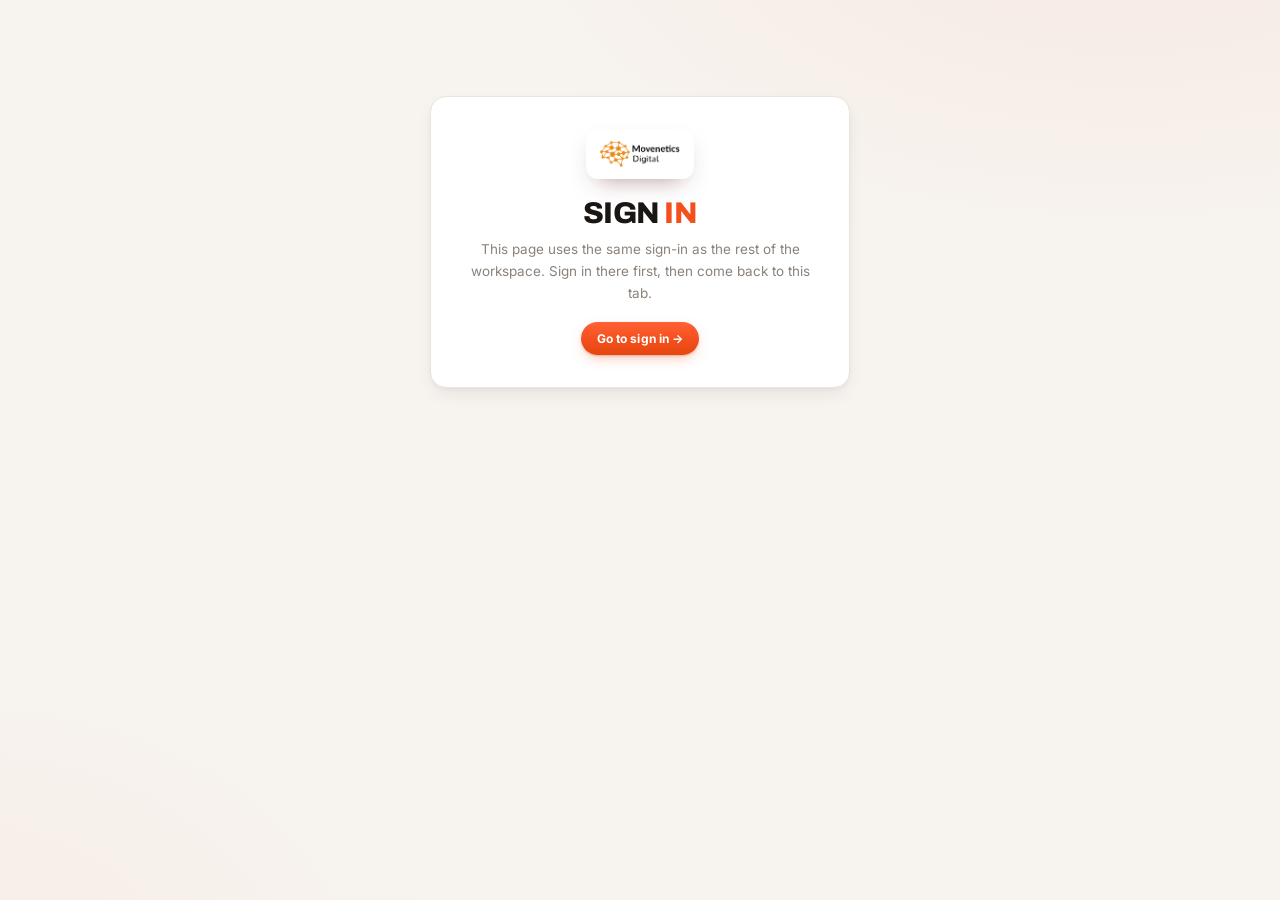
<file: employee.html>
<!DOCTYPE html>
<html lang="en">
<head>
  <meta charset="UTF-8" />
  <meta name="viewport" content="width=device-width, initial-scale=1.0" />
  <link rel="icon" href="movenetics.ico" sizes="any">
  <link rel="icon" href="movenetics.png" type="image/png">
  <link rel="apple-touch-icon" href="movenetics.png">
  <title>Movenetics Digital · My Workspace</title>

  <link rel="preconnect" href="https://fonts.googleapis.com">
  <link rel="preconnect" href="https://fonts.gstatic.com" crossorigin>
  <link href="https://fonts.googleapis.com/css2?family=Archivo:wght@600;700;800;900&family=Inter:wght@400;500;600;700&display=swap" rel="stylesheet">
  <link rel="stylesheet" href="style.css?v=46">
  <link rel="stylesheet" href="projects.css?v=46">

  <!-- Sets data-theme before the first paint — must stay in <head>
       and must not be deferred, or dark mode flashes white. -->
  <script src="theme.js?v=46"></script>
</head>

<body>

  <!-- ══ Signed-out state (no login form here — session is shared with the Fireflies app) ══ -->
  <div id="pmSignedOut" class="view active">
    <div class="pm-signedout">
      <span class="logochip" style="margin-bottom:18px; display:inline-flex">
        <img src="logo.png" alt="Movenetics Digital" style="height:30px" onerror="this.parentElement.style.display='none'" />
      </span>
      <h1>Sign <em>in</em></h1>
      <p>This page uses the same sign-in as the rest of the workspace. Sign in there first, then come back to this tab.</p>
      <a class="btn-sm" href="login.html">Go to sign in →</a>
    </div>
  </div>

  <!-- ══ Signed-in app ══════════════════════════════════ -->
  <div id="appView" class="view dashwrap">

    <header class="topbar">
      <a class="logochip" id="homeLogo" href="#/tasks" title="My tasks">
        <img src="logo.png" alt="Movenetics Digital" onerror="this.parentElement.style.display='none'" />
      </a>
      <span class="spacer"></span>
      <span class="role-badge manager" id="roleBadge">Developer</span>
      <span class="userchip" id="whoEmail"></span>
      <button type="button" class="linkbtn" id="signOut">Sign out</button>
    </header>

    <!-- Developers only ever have this one section, so there is no section
         tier — just the pages within it. -->
    <nav class="subnav">
      <a href="#/tasks"     data-nav="tasks">My tasks</a>
      <a href="#/bugs"      data-nav="bugs">Bugs</a>
      <a href="#/questions" data-nav="questions">Questions</a>
      <a href="#/leave"     data-nav="leave">Leave</a>
    </nav>

    <!-- ── Page: My tasks ──────────────────────────────── -->
    <section id="page-tasks" class="page">
      <div class="pagehead">
        <div>
          <h1>My <em>tasks</em></h1>
          <p class="sub">Everything assigned to you, across every project. Move a task's status as you work on it.</p>
        </div>
      </div>

      <!-- Demos coming up on the projects you're on. Hidden when there
           are none — an empty panel is just furniture. -->
      <div id="demoPanel" style="display:none; margin-bottom:24px">
        <div class="panel-head">
          <h2>Upcoming demos</h2>
          <span class="count" id="demoCount">0</span>
        </div>
        <div id="demoList"></div>
      </div>
      <div id="tasksList"></div>
    </section>

    <!-- ── Page: Bugs ──────────────────────────────────── -->
    <section id="page-bugs" class="page">
      <div class="pagehead">
        <div>
          <h1>My <em>bugs</em></h1>
          <p class="sub">Defects assigned to you by QA or a business analyst. Move the status as you work on them — the rest of the report belongs to whoever raised it.</p>
        </div>
      </div>
      <div class="panel-head">
        <h2>Assigned to me</h2>
        <span class="count" id="bugCount">0</span>
      </div>
      <div id="bugsList"></div>
    </section>

    <!-- ── Page: Questions ─────────────────────────────── -->
    <section id="page-questions" class="page">
      <div class="pagehead">
        <div>
          <h1>My <em>questions</em></h1>
          <p class="sub">Stuck on something? Raise it against one of your tasks and your business analyst will answer here.</p>
        </div>
      </div>

      <form id="newQuestionForm" class="inline-form open">
        <div class="row">
          <div class="field"><label>Which task?</label><select id="qTaskSelect" required></select></div>
          <div class="field"><label>Your question</label><input id="qText" required placeholder="What's blocking you?" /></div>
        </div>
        <div class="actions"><button type="submit">Send question</button></div>
      </form>

      <div id="questionsList"></div>
    </section>

    <!-- ── Page: Leave ─────────────────────────────────── -->
    <section id="page-leave" class="page">
      <div class="pagehead">
        <div>
          <h1>My <em>leave</em></h1>
          <p class="sub">Request time off and see where it stands.</p>
        </div>
      </div>

      <form id="newLeaveForm" class="inline-form open">
        <div class="row">
          <div class="field"><label>From</label><input id="leaveStart" type="date" required /></div>
          <div class="field"><label>To <span class="opt">— leave as-is for a single day</span></label><input id="leaveEnd" type="date" required /></div>
        </div>
        <div class="field"><label>Send to <span class="opt">— pick one or more approvers; any of them can approve</span></label>
          <div id="leaveApprovers" class="check-group"></div>
        </div>
        <div class="field"><label>Reason <span class="opt">— optional</span></label><input id="leaveReason" placeholder="e.g. Family trip" /></div>
        <div class="actions"><button type="submit">Request leave</button></div>
      </form>

      <!-- No company-wide roster here on purpose. This panel used to list
           every approved leave request in the workspace, history included;
           who else is off is an admin/HR question, and the server now
           refuses the unscoped list to anyone but them (pm-leave-list.php). -->
      <div class="panel-head"><h2>My requests</h2><span class="count" id="myLeaveCount">0</span></div>
      <div id="myLeaveList"></div>
    </section>

  </div>

  <script src="ui.js?v=46"></script>
  <script src="employee.js?v=46"></script>
</body>
</html>
</file>
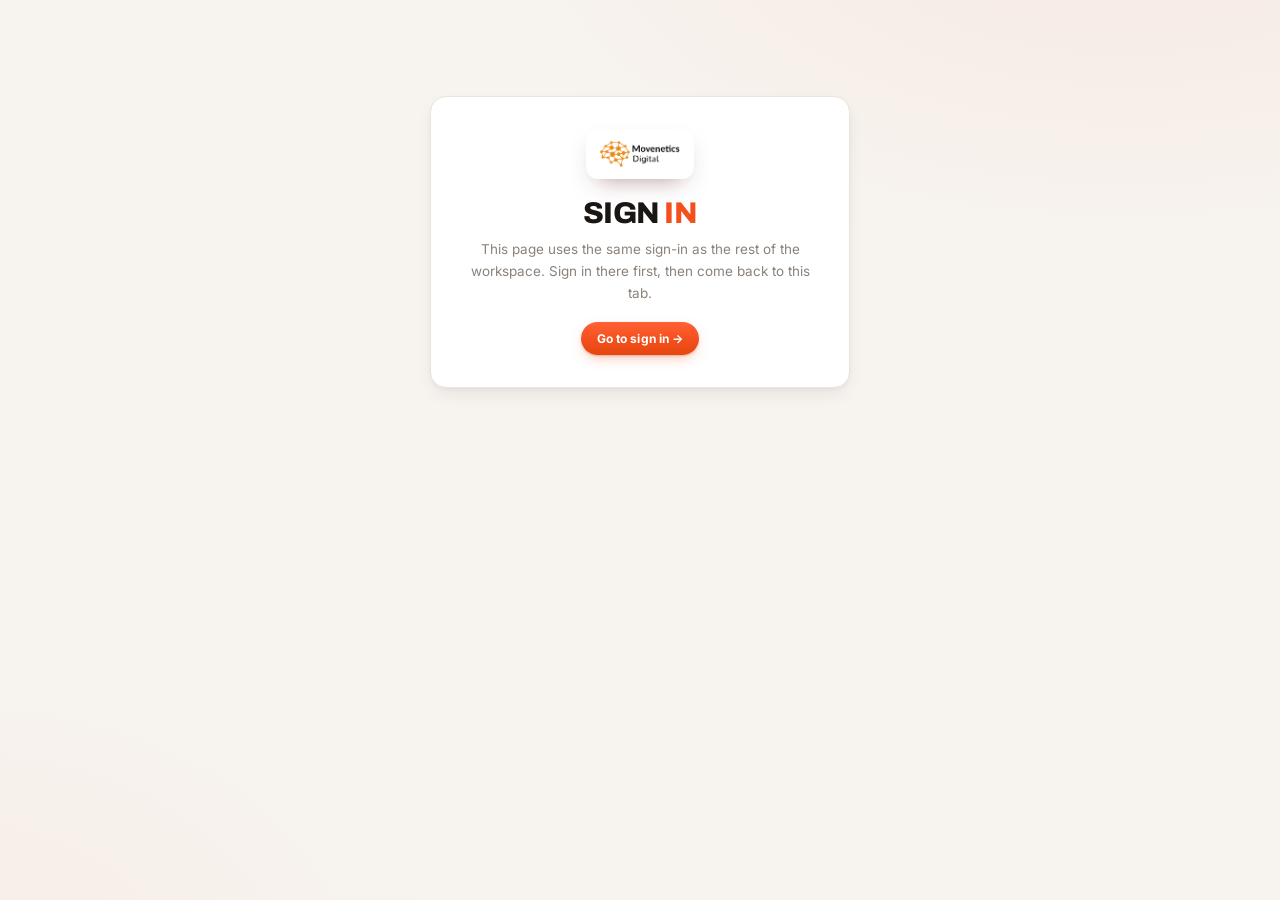
<file: hr.html>
<!DOCTYPE html>
<html lang="en">
<head>
  <meta charset="UTF-8" />
  <meta name="viewport" content="width=device-width, initial-scale=1.0" />
  <link rel="icon" href="movenetics.ico" sizes="any">
  <link rel="icon" href="movenetics.png" type="image/png">
  <link rel="apple-touch-icon" href="movenetics.png">
  <title>Movenetics Digital · HR</title>

  <link rel="preconnect" href="https://fonts.googleapis.com">
  <link rel="preconnect" href="https://fonts.gstatic.com" crossorigin>
  <link href="https://fonts.googleapis.com/css2?family=Archivo:wght@600;700;800;900&family=Inter:wght@400;500;600;700&display=swap" rel="stylesheet">
  <link rel="stylesheet" href="style.css?v=46">
  <link rel="stylesheet" href="projects.css?v=46">

  <!-- Sets data-theme before the first paint — must stay in <head>
       and must not be deferred, or dark mode flashes white. -->
  <script src="theme.js?v=46"></script>
</head>

<body>

  <!-- ══ Signed-out state (no login form here — session is shared with the Fireflies app) ══ -->
  <div id="pmSignedOut" class="view active">
    <div class="pm-signedout">
      <span class="logochip" style="margin-bottom:18px; display:inline-flex">
        <img src="logo.png" alt="Movenetics Digital" style="height:30px" onerror="this.parentElement.style.display='none'" />
      </span>
      <h1>Sign <em>in</em></h1>
      <p>This page uses the same sign-in as the rest of the workspace. Sign in there first, then come back to this tab.</p>
      <a class="btn-sm" href="login.html">Go to sign in →</a>
    </div>
  </div>

  <!-- ══ Signed-in app ══════════════════════════════════ -->
  <div id="appView" class="view dashwrap">

    <header class="topbar">
      <a class="logochip" id="homeLogo" href="#/openings" title="Openings">
        <img src="logo.png" alt="Movenetics Digital" onerror="this.parentElement.style.display='none'" />
      </a>
      <!-- Tier 1: which section. Other sections are admin-only —
           HR staff have just this one. -->
      <nav class="sections">
        <a href="index.html#/dashboard" class="nav-admin" hidden>Overview</a>
        <a href="meetings.html" class="nav-admin" hidden>Meetings</a>
        <a href="projects.html" class="nav-admin" hidden>Projects</a>
        <a href="hr.html" class="on">HR</a>
        <a href="marketing.html" class="nav-admin" hidden>Marketing</a>
        <a href="qa.html" class="nav-admin" hidden>QA</a>
        <a href="designers.html" class="nav-admin" hidden>Design</a>
      </nav>

      <span class="spacer"></span>
      <span class="role-badge" id="roleBadge">HR</span>
      <span class="userchip" id="whoEmail"></span>
      <button type="button" class="linkbtn" id="signOut">Sign out</button>
    </header>

    <!-- Tier 2: pages within HR. -->
    <nav class="subnav">
      <a href="#/openings" data-nav="openings">Openings</a>
      <a href="#/leave"    data-nav="leave">Leave</a>
      <a href="#/people"   data-nav="people">People</a>
      <a href="#/qa" data-nav="qa" id="qaNavLink" hidden>QA access</a>
      <a href="#/design" data-nav="design" id="designNavLink" hidden>Design access</a>
    </nav>

    <!-- ── Page: Openings (list) ───────────────────────── -->
    <section id="page-openings" class="page">
      <div class="pagehead">
        <div>
          <h1>Job <em>openings</em></h1>
          <p class="sub">Track open roles and the candidates moving through each one.</p>
        </div>
        <button type="button" class="btn-sm" id="newOpeningToggle" style="border:none">+ New opening</button>
      </div>

      <form id="newOpeningForm" class="inline-form">
        <div class="row">
          <div class="field"><label>Title</label><input id="openTitle" required placeholder="e.g. Backend Engineer" /></div>
          <div class="field"><label>Department <span class="opt">— optional</span></label><input id="openDept" placeholder="e.g. Engineering" /></div>
        </div>
        <div class="field"><label>Notes <span class="opt">— optional</span></label><input id="openNotes" placeholder="Anything worth flagging" /></div>
        <div class="actions">
          <button type="submit">Create opening</button>
          <button type="button" class="secondary" id="openingCancelBtn">Cancel</button>
        </div>
      </form>

      <div id="openingsList" class="projects-grid"></div>
    </section>

    <!-- ── Page: Opening detail (candidates) ───────────── -->
    <section id="page-opening" class="page">
      <div id="openingDetailContent"></div>
    </section>

    <!-- ── Page: Leave ──────────────────────────────────── -->
    <section id="page-leave" class="page">
      <div class="pagehead">
        <div>
          <h1>Leave <em>tracking</em></h1>
          <p class="sub">Approval happens on the approver's own dashboard — this is a read-only view for HR. The monthly summary refreshes itself on the 1st of every month.</p>
        </div>
      </div>

      <!-- HR's own time off. They track everyone else's here and could
           not file their own anywhere — the one role in the workspace
           with no way to ask for leave. -->
      <div class="panel-head"><h2>My leave</h2></div>
      <form id="newLeaveForm" class="inline-form open">
        <div class="row">
          <div class="field"><label>From</label><input id="leaveStart" type="date" required /></div>
          <div class="field"><label>To <span class="opt">— leave as-is for a single day</span></label><input id="leaveEnd" type="date" required /></div>
        </div>
        <div class="field"><label>Send to</label><div id="leaveApprovers" class="check-group"></div></div>
        <div class="field"><label>Reason <span class="opt">— optional</span></label><input id="leaveReason" placeholder="e.g. Family trip" /></div>
        <div class="actions"><button type="submit">Request leave</button></div>
      </form>
      <div class="panel-head"><h2>My requests</h2><span class="count" id="myLeaveCount">0</span></div>
      <div id="myLeaveList" style="margin-bottom:24px"></div>

      <!-- WHAT IS IN FLIGHT — the requests still open, first. HR does not
           approve them, but "what is outstanding" is the question this
           page gets opened with. -->
      <div class="panel-head"><h2>Pending</h2><span class="count" id="pendingCount">0</span></div>
      <div id="pendingLeaveList" style="margin-bottom:24px"></div>

      <!-- WHERE THINGS STAND — this month at a glance. -->
      <div class="panel-head"><h2 id="monthLabel">This month</h2></div>
      <div class="summary-row" id="monthSummary"></div>

      <!-- THE RECORD — everything, for looking something up. -->
      <div class="panel-head"><h2>All requests</h2><span class="count" id="allLeaveCount">0</span></div>
      <div id="allLeaveList" style="margin-bottom:24px"></div>

      <!-- TRENDS — the months-long shape, which informs a conversation
           rather than demanding an action, so it comes after the record. -->
      <div class="panel-head">
        <h2>Leave patterns</h2>
        <span class="spacer"></span>
        <select id="patternMonths" class="searchbox filter-select">
          <option value="3">Last 3 months</option>
          <option value="6" selected>Last 6 months</option>
          <option value="12">Last 12 months</option>
        </select>
      </div>
      <div class="insight" style="margin-bottom:14px">
        <h3>Leave by month</h3>
        <p class="isub">Total days taken across everyone, month by month.</p>
        <div id="chartAbsence"></div>
      </div>
      <div id="patternList"></div>
    </section>

    <!-- ── Page: People (staff + developers in one place) ── -->
    <section id="page-people" class="page">
      <div class="pagehead">
        <div>
          <h1><em>People</em></h1>
          <p class="sub">Everyone in the workspace. "Developer" is the roster that work gets assigned to; every other role is a staff login. Admins can change a role or reset a password here.</p>
        </div>
      </div>

      <div class="panel-head">
        <h2>Directory</h2>
        <span class="count" id="peopleCount">0</span>
        <span class="spacer"></span>
        <input type="search" id="peopleSearch" class="searchbox" placeholder="Search name, email, department…" />
        <select id="peopleRoleFilter" class="searchbox filter-select">
          <option value="">All roles</option>
          <option value="EMPLOYEE">Developer</option>
          <option value="MANAGER">Business Analyst</option>
          <option value="DESIGNER">Designer</option>
          <option value="QA">QA</option>
          <option value="HR">HR</option>
          <option value="MARKETING">Marketing</option>
          <option value="ADMIN">Admin</option>
        </select>
        <!-- A staff account whose work is still referenced is deactivated
             rather than deleted. Without this it would be invisible from
             then on — including one deactivated by mistake. -->
        <label class="check inlinecheck" for="showInactive">
          <input id="showInactive" type="checkbox" />
          <span>Show deactivated</span>
        </label>
        <button type="button" class="btn-sm" id="personAddToggle" style="border:none">+ Add person</button>
      </div>

      <!-- One form for everyone: picking "Developer" writes to the roster,
           any other role creates a staff login. -->
      <form id="personAddForm" class="inline-form">
        <div class="row">
          <div class="field"><label>Name</label><input id="personName" required placeholder="Full name" /></div>
          <div class="field"><label>Role</label>
            <select id="personRole">
              <option value="EMPLOYEE" selected>Developer</option>
              <option value="MANAGER">Business Analyst</option>
              <option value="DESIGNER">Designer / UI-UX</option>
              <option value="QA">QA / Tester</option>
              <option value="HR">HR</option>
              <option value="MARKETING">Marketing</option>
              <option value="ADMIN">Admin</option>
            </select>
          </div>
        </div>
        <div class="row">
          <div class="field"><label>Email <span class="opt" id="personEmailHint">— optional, grants a login</span></label><input id="personEmail" type="email" placeholder="name@moveneticsdigital.com" /></div>
          <div class="field" id="personDeptField"><label>Department <span class="opt">— optional</span></label><input id="personDepartment" placeholder="e.g. Engineering" /></div>
        </div>
        <div class="field" id="personDesigField"><label>Designation <span class="opt">— optional</span></label><input id="personDesignation" placeholder="e.g. Designer" /></div>
        <div class="actions">
          <button type="submit">Add person</button>
          <button type="button" class="secondary" id="personAddCancel">Cancel</button>
        </div>
      </form>

      <div id="peopleList"></div>
    </section>

    <!-- ── Page: QA project access (ADMIN only) ────────── -->
    <section id="page-qa" class="page">
      <div class="pagehead">
        <div>
          <h1>QA <em>access</em></h1>
          <p class="sub">QA accounts only see the projects you tick here — bugs and test cases are scoped to them.</p>
        </div>
      </div>
      <div id="qaAccessList"></div>
    </section>

    <!-- ── Page: Design project access (ADMIN only) ────── -->
    <section id="page-design" class="page">
      <div class="pagehead">
        <div>
          <h1>Design <em>access</em></h1>
          <p class="sub">Designer accounts only see the projects you tick here — their design tasks are scoped to them.</p>
        </div>
      </div>
      <div id="designAccessList"></div>
    </section>


  </div>

  <script src="ui.js?v=46"></script>
  <script src="charts.js?v=46"></script>
  <script src="hr.js?v=46"></script>
</body>
</html>
</file>
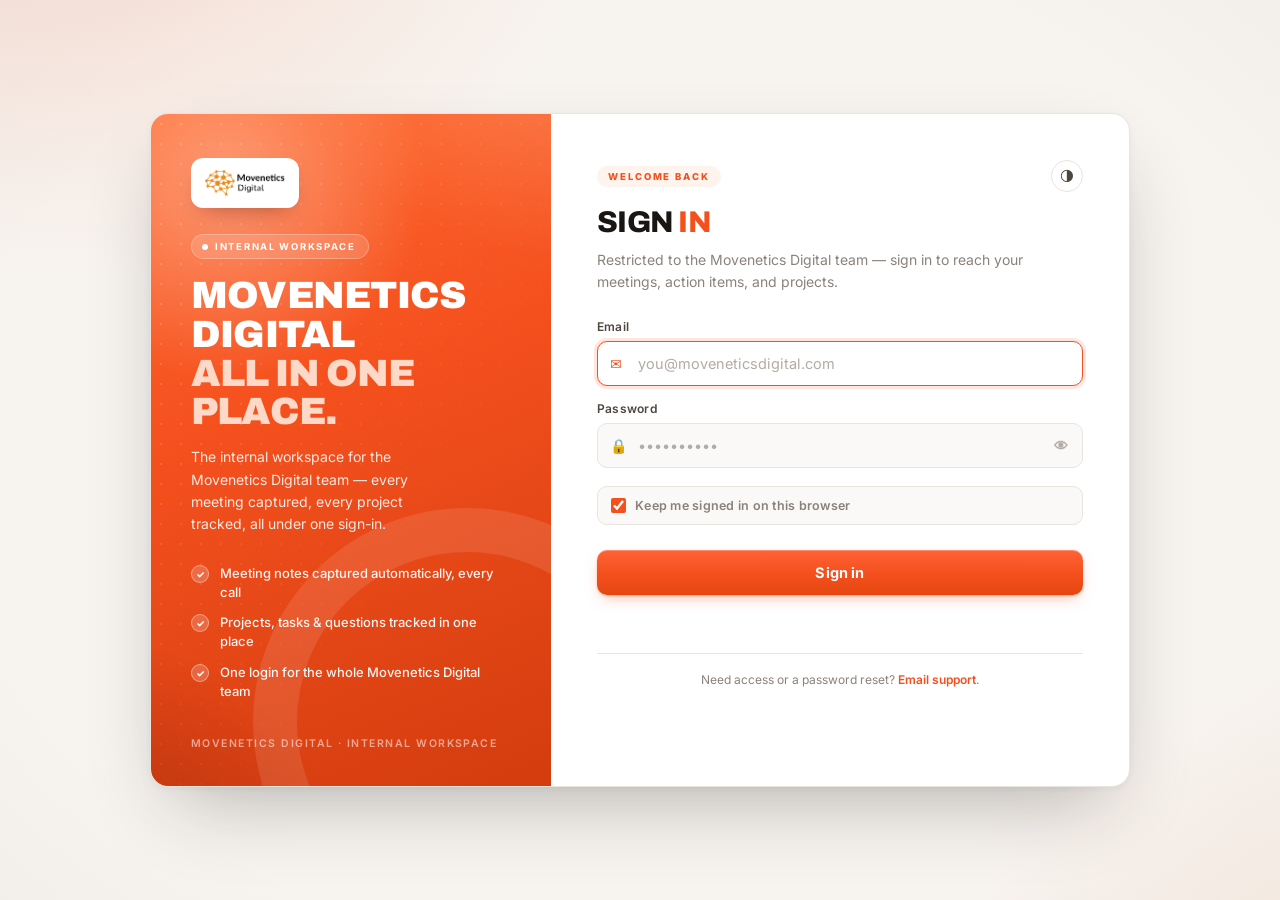
<file: login.html>
<!DOCTYPE html>
<html lang="en">
<head>
  <meta charset="UTF-8" />
  <meta name="viewport" content="width=device-width, initial-scale=1.0" />
  <link rel="icon" href="movenetics.ico" sizes="any">
  <link rel="icon" href="movenetics.png" type="image/png">
  <link rel="apple-touch-icon" href="movenetics.png">
  <title>Movenetics Digital · Sign in</title>

  <link rel="preconnect" href="https://fonts.googleapis.com">
  <link rel="preconnect" href="https://fonts.gstatic.com" crossorigin>
  <link href="https://fonts.googleapis.com/css2?family=Archivo:wght@600;700;800;900&family=Inter:wght@400;500;600;700&display=swap" rel="stylesheet">
  <!-- projects.css is not loaded here on purpose: nothing on this page
       uses it, and the sign-in screen is the one page every visitor
       fetches cold, with no session and no warm cache. -->
  <link rel="stylesheet" href="style.css?v=46">
  <link rel="stylesheet" href="login.css?v=46">

  <!-- Sets data-theme before the first paint — must stay in <head>
       and must not be deferred, or dark mode flashes white. -->
  <script src="theme.js?v=46"></script>
</head>

<body>

  <!-- ══ Sign in ═════════════════════════════════════════
       This is the whole page. It used to be a hidden <div> inside
       index.html that the dashboard toggled against itself; it now
       stands alone, so index.html is only ever the signed-in Overview
       and this is only ever the signed-out door. -->
  <div id="loginView" class="view active">
    <main class="shell">

      <aside class="side">
        <!-- Slow-drifting highlight behind the panel content. -->
        <span class="aurora" aria-hidden="true"></span>

        <span class="logochip">
          <img src="logo.png"
               alt="Movenetics Digital" onerror="this.parentElement.style.display='none'" />
        </span>

        <span class="pill"><span class="bug"></span>Internal workspace</span>

        <h2 class="tagline">Movenetics Digital<br><span>all in one place.</span></h2>
        <p class="blurb">The internal workspace for the Movenetics Digital team — every meeting captured, every project tracked, all under one sign-in.</p>

        <ul class="features">
          <li><span class="tick">✓</span>Meeting notes captured automatically, every call</li>
          <li><span class="tick">✓</span>Projects, tasks &amp; questions tracked in one place</li>
          <li><span class="tick">✓</span>One login for the whole Movenetics Digital team</li>
        </ul>

        <div class="foot">Movenetics Digital · Internal workspace</div>
      </aside>

      <div class="pane">
        <!-- The eyebrow and the theme switch share a line above the
             heading: the switch is a setting, not part of the form, so it
             sits clear of the fields rather than at the end of them. -->
        <div class="pane-top">
          <span class="eyebrow">Welcome back</span>
          <span class="theme-slot" data-theme-slot></span>
        </div>
        <h1>Sign <em>in</em></h1>
        <p class="sub">Restricted to the Movenetics Digital team — sign in to reach your meetings, action items, and projects.</p>

        <form id="loginForm">
          <div class="field">
            <label for="email">Email</label>
            <div class="field-icon">
              <span class="fi-icon" aria-hidden="true">✉</span>
              <input id="email" name="email" type="email" autocomplete="username"
                     placeholder="you@moveneticsdigital.com" required />
            </div>
          </div>

          <div class="field">
            <label for="password">Password</label>
            <div class="field-icon">
              <span class="fi-icon" aria-hidden="true">🔒</span>
              <input id="password" name="password" type="password" autocomplete="current-password"
                     placeholder="••••••••••" required />
              <button type="button" class="pw-toggle" id="pwToggle" aria-label="Show password" tabindex="-1">👁</button>
            </div>
          </div>

          <label class="check" for="remember">
            <input id="remember" name="remember" type="checkbox" checked />
            <span>Keep me signed in on this browser</span>
          </label>

          <button id="loginBtn" type="submit"><span class="btn-spinner"></span><span class="btn-label">Sign in</span></button>
        </form>

        <div id="loginStatus" class="status" role="status"></div>
        <p class="help-link">Need access or a password reset? <a href="mailto:moutasim.qazi@moveneticsdigital.com?subject=Fireflies%20dispatch%20access">Email support</a>.</p>
      </div>

    </main>
  </div>

  <script src="fireflies.js?v=46"></script>
  <script src="login.js?v=46"></script>
</body>
</html>
</file>
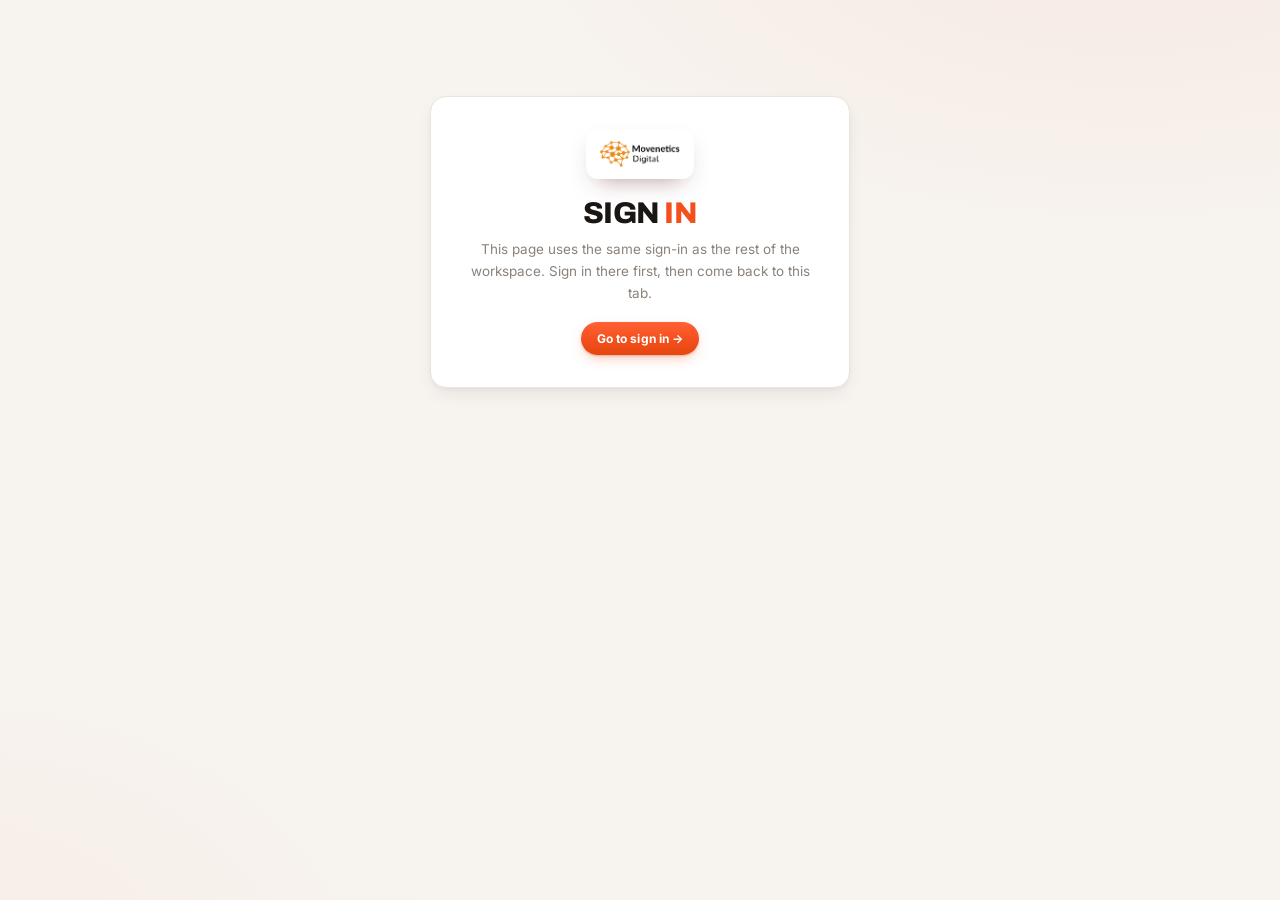
<file: marketing.html>
<!DOCTYPE html>
<html lang="en">
<head>
  <meta charset="UTF-8" />
  <meta name="viewport" content="width=device-width, initial-scale=1.0" />
  <link rel="icon" href="movenetics.ico" sizes="any">
  <link rel="icon" href="movenetics.png" type="image/png">
  <link rel="apple-touch-icon" href="movenetics.png">
  <title>Movenetics Digital · Marketing</title>

  <link rel="preconnect" href="https://fonts.googleapis.com">
  <link rel="preconnect" href="https://fonts.gstatic.com" crossorigin>
  <link href="https://fonts.googleapis.com/css2?family=Archivo:wght@600;700;800;900&family=Inter:wght@400;500;600;700&display=swap" rel="stylesheet">
  <link rel="stylesheet" href="style.css?v=46">
  <link rel="stylesheet" href="projects.css?v=46">

  <!-- Sets data-theme before the first paint — must stay in <head>
       and must not be deferred, or dark mode flashes white. -->
  <script src="theme.js?v=46"></script>
</head>

<body>

  <!-- ══ Signed-out state (no login form here — session is shared with the Fireflies app) ══ -->
  <div id="pmSignedOut" class="view active">
    <div class="pm-signedout">
      <span class="logochip" style="margin-bottom:18px; display:inline-flex">
        <img src="logo.png" alt="Movenetics Digital" style="height:30px" onerror="this.parentElement.style.display='none'" />
      </span>
      <h1>Sign <em>in</em></h1>
      <p>This page uses the same sign-in as the rest of the workspace. Sign in there first, then come back to this tab.</p>
      <a class="btn-sm" href="login.html">Go to sign in →</a>
    </div>
  </div>

  <!-- ══ Signed-in app ══════════════════════════════════ -->
  <div id="appView" class="view dashwrap">

    <header class="topbar">
      <a class="logochip" id="homeLogo" href="#/campaigns" title="Campaigns">
        <img src="logo.png" alt="Movenetics Digital" onerror="this.parentElement.style.display='none'" />
      </a>
      <!-- Tier 1: which section. Other sections are admin-only. -->
      <nav class="sections">
        <a href="index.html#/dashboard" class="nav-admin" hidden>Overview</a>
        <a href="meetings.html" class="nav-admin" hidden>Meetings</a>
        <a href="projects.html" class="nav-admin" hidden>Projects</a>
        <a href="hr.html" class="nav-admin" hidden>HR</a>
        <a href="marketing.html" class="on">Marketing</a>
        <a href="qa.html" class="nav-admin" hidden>QA</a>
        <a href="designers.html" class="nav-admin" hidden>Design</a>
      </nav>

      <span class="spacer"></span>
      <span class="role-badge manager" id="roleBadge">Marketing</span>
      <span class="userchip" id="whoEmail"></span>
      <button type="button" class="linkbtn" id="signOut">Sign out</button>
    </header>

    <!-- Tier 2: pages within Marketing. -->
    <nav class="subnav">
      <a href="#/campaigns" data-nav="campaigns">Campaigns</a>
      <a href="#/projects"  data-nav="projects">Projects</a>
      <a href="#/tasks"     data-nav="tasks">Tasks</a>
      <a href="#/leave"     data-nav="leave">Leave</a>
    </nav>

    <!-- ── Page: Campaigns ──────────────────────────────── -->
    <section id="page-campaigns" class="page">
      <div class="pagehead">
        <div>
          <h1>Campaign <em>calendar</em></h1>
          <p class="sub">Everything you're planning, in progress, or published.</p>
        </div>
        <button type="button" class="btn-sm" id="newCampaignToggle" style="border:none">+ New campaign</button>
      </div>

      <form id="newCampaignForm" class="inline-form">
        <div class="row">
          <div class="field"><label>Title</label><input id="campTitle" required placeholder="Campaign or content title" /></div>
          <div class="field"><label>Channel <span class="opt">— optional</span></label><input id="campChannel" placeholder="e.g. Instagram, Email, Blog" /></div>
        </div>
        <div class="field"><label>Scheduled date <span class="opt">— optional</span></label><input id="campDate" type="date" /></div>
        <div class="field"><label>Notes <span class="opt">— optional</span></label><input id="campNotes" placeholder="Brief, links, anything useful" /></div>
        <div class="actions">
          <button type="submit">Create campaign</button>
          <button type="button" class="secondary" id="campaignCancelBtn">Cancel</button>
        </div>
      </form>

      <div id="campaignsList"></div>
    </section>

    <!-- ── Page: Projects ──────────────────────────────── -->
    <section id="page-projects" class="page">
      <div class="pagehead">
        <div>
          <h1>My <em>projects</em></h1>
          <p class="sub">Projects you own.</p>
        </div>
        <button type="button" class="btn-sm" id="newProjectToggle" style="border:none">+ New project</button>
      </div>

      <form id="newProjectForm" class="inline-form">
        <div class="row">
          <div class="field"><label>Project name</label><input id="projName" required placeholder="Project name" /></div>
          <div class="field"><label>Client <span class="opt">— optional</span></label><input id="projClient" placeholder="Client name" /></div>
        </div>
        <div class="row">
          <div class="field"><label>Priority</label>
            <select id="projPriority">
              <option value="LOW">Low</option>
              <option value="MEDIUM" selected>Medium</option>
              <option value="HIGH">High</option>
              <option value="CRITICAL">Critical</option>
            </select>
          </div>
          <div class="field"><label>Due date <span class="opt">— optional</span></label><input id="projDue" type="date" /></div>
        </div>
        <div class="field"><label>Description <span class="opt">— optional</span></label><input id="projDescription" placeholder="What is this project about?" /></div>
        <div class="actions">
          <button type="submit">Create project</button>
          <button type="button" class="secondary" id="projectCancelBtn">Cancel</button>
        </div>
      </form>

      <div id="projectsGrid"></div>
    </section>

    <!-- ── Page: Project detail (tasks within one project) ── -->
    <section id="page-project" class="page">
      <a class="backlink" href="#/projects">← Back to projects</a>
      <div id="projectDetailContent"></div>
    </section>

    <!-- ── Page: Tasks (cross-project) ─────────────────── -->
    <section id="page-tasks" class="page">
      <div class="pagehead">
        <div>
          <h1><em>Tasks</em></h1>
          <p class="sub">Every task across your projects.</p>
        </div>
      </div>
      <div class="panel-head">
        <span class="spacer"></span>
        <select id="tasksFilter" class="searchbox filter-select">
          <option value="">All statuses</option>
          <option value="TODO">To do</option>
          <option value="IN_PROGRESS">In progress</option>
          <option value="BLOCKED">Blocked</option>
          <option value="COMPLETED">Completed</option>
          <option value="CANCELLED">Cancelled</option>
        </select>
      </div>
      <div id="tasksList"></div>
    </section>

    <!-- ── Page: Leave ─────────────────────────────────── -->
    <section id="page-leave" class="page">
      <div class="pagehead">
        <div>
          <h1>My <em>leave</em></h1>
          <p class="sub">Request time off and see where it stands.</p>
        </div>
      </div>

      <form id="newLeaveForm" class="inline-form open">
        <div class="row">
          <div class="field"><label>From</label><input id="leaveStart" type="date" required /></div>
          <div class="field"><label>To <span class="opt">— leave as-is for a single day</span></label><input id="leaveEnd" type="date" required /></div>
        </div>
        <div class="field"><label>Send to</label><div id="leaveApprovers" class="check-group"></div></div>
        <div class="field"><label>Reason <span class="opt">— optional</span></label><input id="leaveReason" placeholder="e.g. Family trip" /></div>
        <div class="actions"><button type="submit">Request leave</button></div>
      </form>

      <!-- Requests sent to you. A marketing lead can be named an approver,
           and without this the request would sit PENDING with nobody able
           to see it. Hidden when there is nothing waiting. -->
      <div id="approvalsPanel" style="display:none; margin-bottom:24px">
        <div class="panel-head">
          <h2>Leave approvals</h2>
          <span class="count" id="approvalsCount">0</span>
        </div>
        <div id="approvalsList"></div>
      </div>

      <!-- No company-wide roster here on purpose — see employee.html. -->
      <div class="panel-head"><h2>My requests</h2><span class="count" id="myLeaveCount">0</span></div>
      <div id="myLeaveList"></div>
    </section>

  </div>

  <script src="ui.js?v=46"></script>
  <script src="marketing.js?v=46"></script>
</body>
</html>
</file>
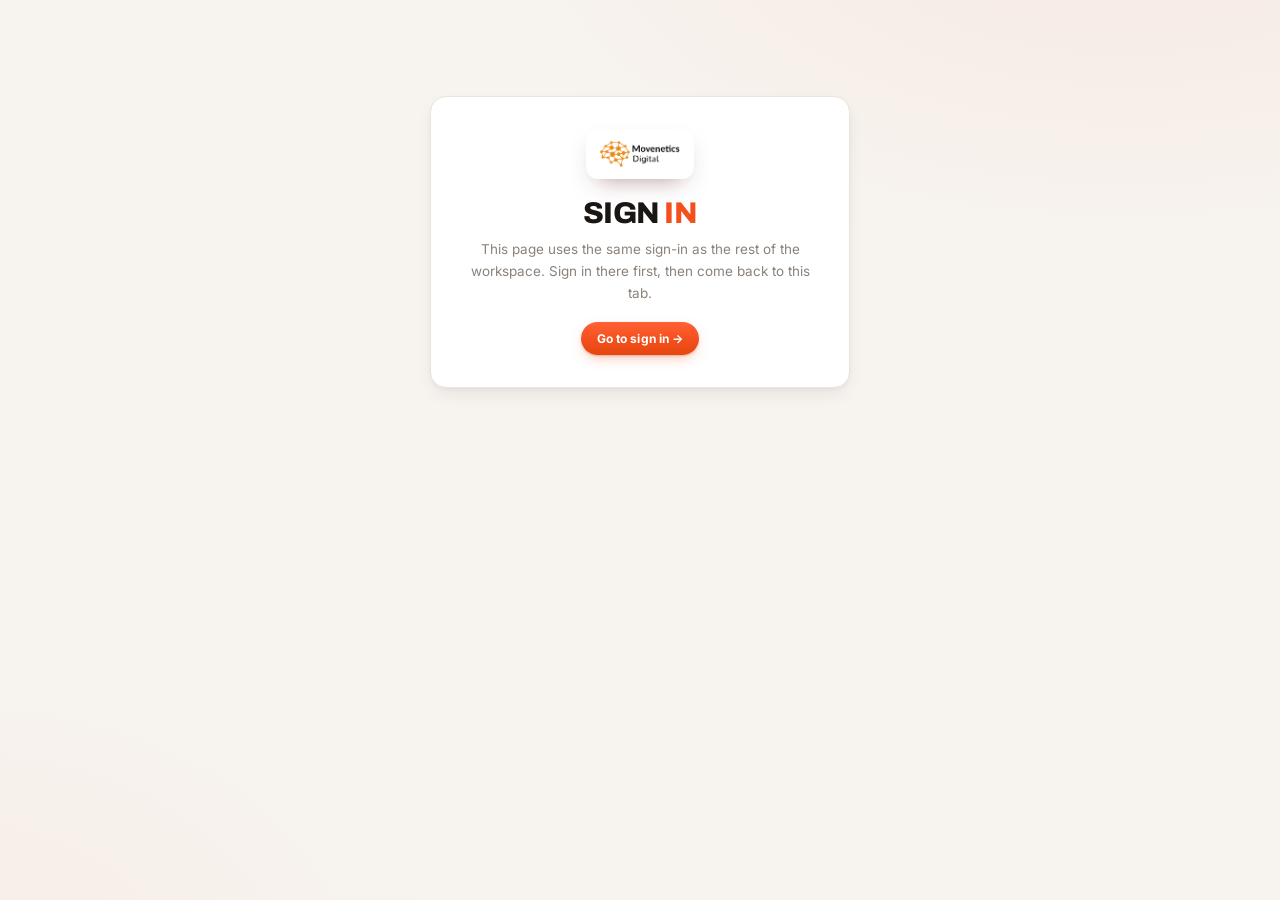
<file: meetings.html>
<!DOCTYPE html>
<html lang="en">
<head>
  <meta charset="UTF-8" />
  <meta name="viewport" content="width=device-width, initial-scale=1.0" />
  <link rel="icon" href="movenetics.ico" sizes="any">
  <link rel="icon" href="movenetics.png" type="image/png">
  <link rel="apple-touch-icon" href="movenetics.png">
  <title>Movenetics Digital · Meetings</title>

  <link rel="preconnect" href="https://fonts.googleapis.com">
  <link rel="preconnect" href="https://fonts.gstatic.com" crossorigin>
  <link href="https://fonts.googleapis.com/css2?family=Archivo:wght@600;700;800;900&family=Inter:wght@400;500;600;700&display=swap" rel="stylesheet">
  <link rel="stylesheet" href="style.css?v=46">
  <link rel="stylesheet" href="projects.css?v=46">

  <!-- Sets data-theme before the first paint — must stay in <head>
       and must not be deferred, or dark mode flashes white. -->
  <script src="theme.js?v=46"></script>
</head>

<body>

  <!-- ══ Signed-out state (no login form here — session is shared) ══ -->
  <div id="pmSignedOut" class="view active">
    <div class="pm-signedout">
      <span class="logochip" style="margin-bottom:18px; display:inline-flex">
        <img src="logo.png" alt="Movenetics Digital" style="height:30px" onerror="this.parentElement.style.display='none'" />
      </span>
      <h1>Sign <em>in</em></h1>
      <p>This page uses the same sign-in as the rest of the workspace. Sign in there first, then come back to this tab.</p>
      <a class="btn-sm" href="login.html">Go to sign in →</a>
    </div>
  </div>

  <!-- ══ Signed-in app ══════════════════════════════════ -->
  <div id="appView" class="view dashwrap">

    <header class="topbar">
      <a class="logochip" id="homeLogo" href="#/meetings" title="Meetings">
        <img src="logo.png" alt="Movenetics Digital" onerror="this.parentElement.style.display='none'" />
      </a>
      <!-- Tier 1: which section of the workspace. -->
      <nav class="sections">
        <a href="index.html#/dashboard">Overview</a>
        <a href="meetings.html" class="on">Meetings</a>
        <a href="projects.html">Projects</a>
        <a href="hr.html" class="nav-admin" hidden>HR</a>
        <a href="marketing.html" class="nav-admin" hidden>Marketing</a>
        <a href="qa.html" class="nav-admin" hidden>QA</a>
        <a href="designers.html" class="nav-admin" hidden>Design</a>
      </nav>

      <span class="spacer"></span>
      <span class="role-badge" id="roleBadge"></span>
      <span class="userchip" id="whoEmail"></span>
      <button type="button" class="linkbtn" id="signOut">Sign out</button>
    </header>

    <!-- Tier 2: pages within Meetings. These belong to this section only —
         the Overview page deliberately has no second tier. -->
    <nav class="subnav">
      <a href="#/meetings" data-nav="meetings">Meetings</a>
      <a href="#/actions"  data-nav="actions">Action items</a>
      <a href="#/dispatch" data-nav="dispatch">Dispatch</a>
    </nav>

    <!-- ── Page: My meetings ───────────────────────────── -->
    <section id="page-meetings" class="page">
      <div class="pagehead">
        <div>
          <h1>My <em>meetings</em></h1>
          <p class="sub">Every call Fireflies has recorded for you, newest first.</p>
        </div>
        <a class="btn-sm" href="#/dispatch">+ New dispatch</a>
      </div>

      <div class="panel-head">
        <h2>All meetings</h2>
        <span class="count" id="meetCount">0</span>
        <span class="spacer"></span>
        <input type="search" id="search" class="searchbox" placeholder="Search meetings…" />
        <button type="button" class="refresh" id="refresh">Refresh</button>
      </div>
      <div id="meetings"></div>
    </section>

    <!-- ── Page: Action items (all, grouped by person) ── -->
    <section id="page-actions" class="page">
      <div class="pagehead">
        <div>
          <h1>Action <em>items</em></h1>
          <p class="sub">Every action item from all your meetings, grouped by person.</p>
        </div>
      </div>

      <div class="actionlayout">

        <!-- Left: pick a person -->
        <aside class="peoplepane">
          <input type="search" id="actionSearch" class="searchbox" placeholder="Search tasks or people…" />
          <div id="peopleList" class="peoplelist"></div>
        </aside>

        <!-- Right: chronological list -->
        <div class="actionmain">
          <div class="panel-head">
            <h2 id="actionsTitle">All action items</h2>
            <span class="count" id="actionCount">0</span>
            <span class="spacer"></span>
            <span class="hint">Newest first</span>
          </div>
          <div id="actionList"></div>
          <button type="button" class="showmore" id="actionsMore" style="display:none">Load more</button>
        </div>

      </div>
    </section>

    <!-- ── Page: Dispatch ──────────────────────────────── -->
    <section id="page-dispatch" class="page">
      <div class="dispatchpage">
        <div class="card">
          <h1>Send <em>Fireflies</em><br>to a meeting</h1>
          <p class="sub">Paste the meeting link and the Fireflies bot joins to record and transcribe. Works with Zoom, Google Meet, and Teams links.</p>

          <form id="form">
            <div class="field">
              <label for="meetingLink">Meeting link</label>
              <input id="meetingLink" name="meetingLink" type="url"
                     placeholder="https://meet.google.com/abc-defg-hij" required />
            </div>

            <div class="field">
              <label for="title">Meeting title <span class="opt">— optional</span></label>
              <input id="title" name="title" type="text" placeholder="Weekly standup" />
            </div>

            <button id="submit" type="submit">Send Fireflies in →</button>
          </form>

          <div id="status" class="status" role="status"></div>
        </div>
      </div>
    </section>

    <!-- ── Page: Meeting details ───────────────────────── -->
    <section id="page-meeting" class="page">
      <a class="backlink" href="#/meetings">← Back to my meetings</a>
      <div id="detailContent"></div>
    </section>

  </div>

  <script src="fireflies.js?v=46"></script>
  <script src="meetings.js?v=46"></script>
</body>
</html>
</file>
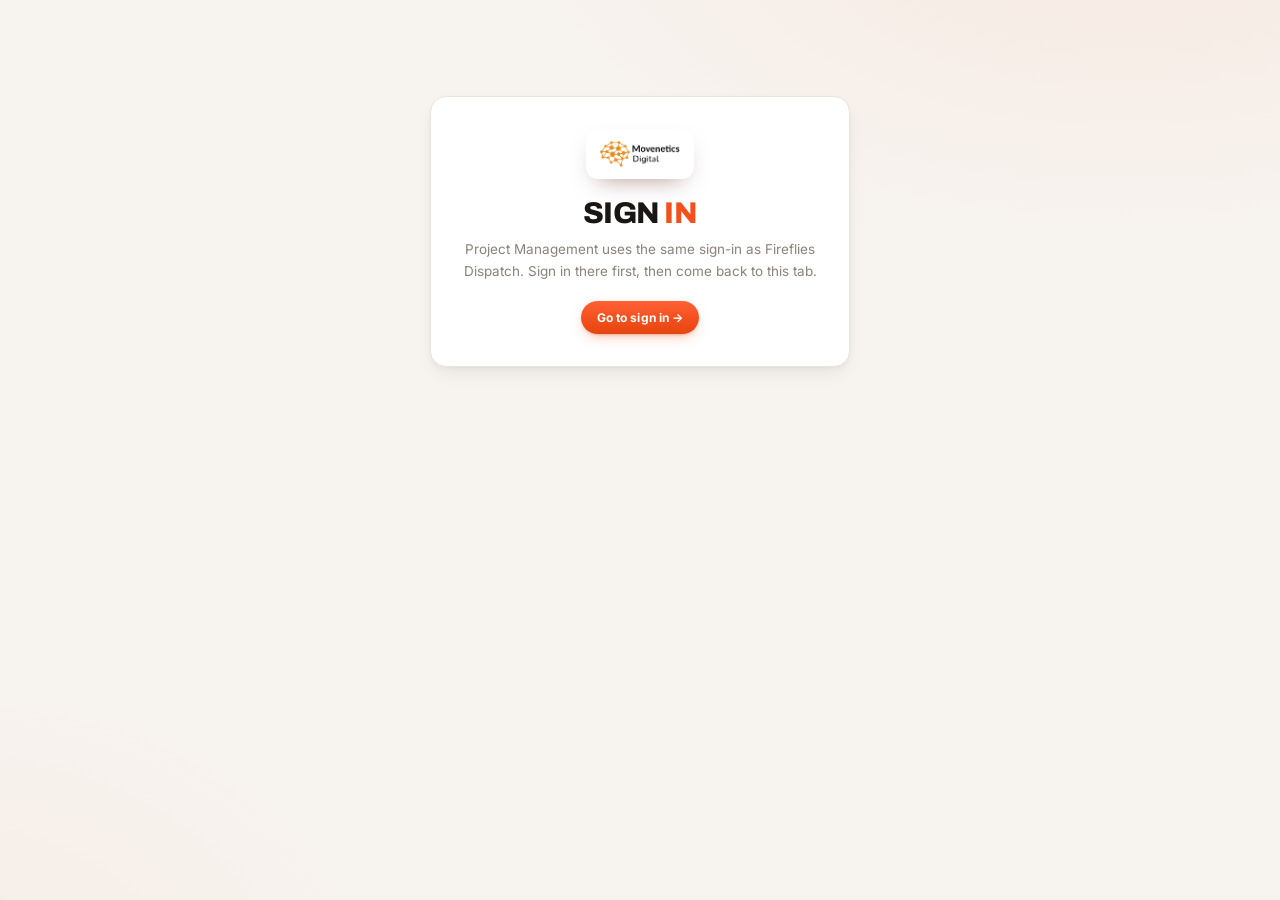
<file: projects.html>
<!DOCTYPE html>
<html lang="en">
<head>
  <meta charset="UTF-8" />
  <meta name="viewport" content="width=device-width, initial-scale=1.0" />
  <link rel="icon" href="movenetics.ico" sizes="any">
  <link rel="icon" href="movenetics.png" type="image/png">
  <link rel="apple-touch-icon" href="movenetics.png">
  <title>Movenetics Digital · Project Management</title>

  <link rel="preconnect" href="https://fonts.googleapis.com">
  <link rel="preconnect" href="https://fonts.gstatic.com" crossorigin>
  <link href="https://fonts.googleapis.com/css2?family=Archivo:wght@600;700;800;900&family=Inter:wght@400;500;600;700&display=swap" rel="stylesheet">
  <link rel="stylesheet" href="style.css?v=46">
  <link rel="stylesheet" href="projects.css?v=46">

  <!-- Sets data-theme before the first paint — must stay in <head>
       and must not be deferred, or dark mode flashes white. -->
  <script src="theme.js?v=46"></script>
</head>

<body>

  <!-- ══ Signed-out state (no login form here — session is shared with the Fireflies app) ══ -->
  <div id="pmSignedOut" class="view active">
    <div class="pm-signedout">
      <span class="logochip" style="margin-bottom:18px; display:inline-flex">
        <img src="logo.png" alt="Movenetics Digital" style="height:30px" onerror="this.parentElement.style.display='none'" />
      </span>
      <h1>Sign <em>in</em></h1>
      <p>Project Management uses the same sign-in as Fireflies Dispatch. Sign in there first, then come back to this tab.</p>
      <a class="btn-sm" href="login.html">Go to sign in →</a>
    </div>
  </div>

  <!-- ══ Signed-in app ══════════════════════════════════ -->
  <div id="appView" class="view dashwrap">

    <header class="topbar">
      <a class="logochip" id="homeLogo" href="#/dashboard" title="Dashboard">
        <img src="logo.png" alt="Movenetics Digital" onerror="this.parentElement.style.display='none'" />
      </a>
      <!-- Tier 1: which section of the workspace. -->
      <nav class="sections">
        <a href="index.html#/dashboard">Overview</a>
        <a href="meetings.html">Meetings</a>
        <a href="#/dashboard" class="on">Projects</a>
        <a href="hr.html" class="nav-admin" hidden>HR</a>
        <a href="marketing.html" class="nav-admin" hidden>Marketing</a>
        <a href="qa.html" class="nav-admin" hidden>QA</a>
        <a href="designers.html" class="nav-admin" hidden>Design</a>
      </nav>

      <span class="spacer"></span>
      <span class="role-badge" id="roleBadge">BA</span>
      <span class="userchip" id="whoEmail"></span>
      <button type="button" class="linkbtn" id="signOut">Sign out</button>
    </header>

    <!-- Tier 2: pages within this section. -->
    <nav class="subnav">
      <!-- The section lands here, so it needs a tab of its own. Without
           one the sub-nav highlighted "Projects" while the overview was
           showing, and clicking the tab that already looked active was
           what finally produced the project list. -->
      <a href="#/dashboard" data-nav="dashboard">Overview</a>
      <a href="#/projects"  data-nav="projects">Projects</a>
      <a href="#/tasks"     data-nav="tasks">Tasks</a>
      <a href="#/questions" data-nav="questions">Questions</a>
      <a href="#/rates" data-nav="rates" id="ratesNavLink" hidden>Rate card</a>
    </nav>

    <!-- ── Page: Dashboard ─────────────────────────────── -->
    <section id="page-dashboard" class="page">
      <div class="dash-hero">
        <div>
          <div class="dash-greeting" id="dashGreeting">Welcome back</div>
          <h1>Project <em>overview</em></h1>
          <p class="sub">Where things stand across your projects, tasks, and questions.</p>
        </div>
        <div class="dash-hero-actions">
          <a class="btn-sm" href="#/projects">+ New project</a>
        </div>
      </div>

      <div class="stats" id="dashStats"></div>

      <!-- Admin only: the same panel the Overview carries, on the view
           this section actually lands on. A business analyst sees their
           own projects; this is the whole company's allocation, so it is
           not theirs to see and the endpoint refuses them. -->
      <div id="teamPanel" style="display:none; margin-bottom:24px">
        <div class="panel-head">
          <h2>Who is on what</h2>
          <span class="count" id="teamCount">0</span>
          <span class="spacer"></span>
          <span class="hint" id="teamGaps"></span>
        </div>
        <div id="teamList"></div>
      </div>

      <div class="panel-head"><h2>Open questions</h2><span class="spacer"></span><a class="more" href="#/questions">View all →</a></div>
      <div id="dashQuestionsList" style="margin-bottom:24px"></div>

      <div class="panel-head"><h2>Recent projects</h2><span class="spacer"></span><a class="more" href="#/projects">View all →</a></div>
      <div id="dashRecentProjects"></div>
    </section>

    <!-- ── Page: Projects ──────────────────────────────── -->
    <section id="page-projects" class="page">
      <div class="pagehead">
        <div>
          <h1>My <em>projects</em></h1>
          <p class="sub">Projects you own. Yusuf sees every business analyst's projects too.</p>
        </div>
        <button type="button" class="btn-sm" id="newProjectToggle" style="border:none">+ New project</button>
      </div>

      <form id="newProjectForm" class="inline-form">
        <div class="row">
          <div class="field"><label>Project name</label><input id="projName" required placeholder="Project name" /></div>
          <div class="field"><label>Client <span class="opt">— optional</span></label><input id="projClient" placeholder="Client name" /></div>
        </div>
        <div class="row">
          <div class="field"><label>Priority</label>
            <select id="projPriority">
              <option value="LOW">Low</option>
              <option value="MEDIUM" selected>Medium</option>
              <option value="HIGH">High</option>
              <option value="CRITICAL">Critical</option>
            </select>
          </div>
          <div class="field"><label>Due date <span class="opt">— optional</span></label><input id="projDue" type="date" /></div>
        </div>
        <div class="field"><label>Description <span class="opt">— optional</span></label><input id="projDescription" placeholder="What is this project about?" /></div>
        <div class="actions">
          <button type="submit">Create project</button>
          <button type="button" class="secondary" id="projectCancelBtn">Cancel</button>
        </div>
      </form>

      <div class="panel-head"><h2>All projects</h2></div>
      <div id="projectsGrid"></div>
    </section>

    <!-- ── Page: Project detail ────────────────────────── -->
    <section id="page-project" class="page">
      <a class="backlink" href="#/projects">← Back to projects</a>
      <div id="projectDetailContent"></div>
    </section>

    <!-- ── Page: Tasks (cross-project) ─────────────────── -->
    <section id="page-tasks" class="page">
      <div class="pagehead">
        <div>
          <h1>My <em>tasks</em></h1>
          <p class="sub">Every task across your projects, newest first.</p>
        </div>
      </div>
      <div class="panel-head">
        <h2>Tasks</h2>
        <span class="spacer"></span>
        <select id="tasksFilter" class="searchbox filter-select">
          <option value="">All statuses</option>
          <option value="TODO">To do</option>
          <option value="IN_PROGRESS">In progress</option>
          <option value="BLOCKED">Blocked</option>
          <option value="COMPLETED">Completed</option>
          <option value="CANCELLED">Cancelled</option>
        </select>
      </div>
      <div id="tasksList"></div>
    </section>

    <!-- ── Page: Questions ──────────────────────────────── -->
    <section id="page-questions" class="page">
      <div class="pagehead">
        <div>
          <h1><em>Questions</em></h1>
          <p class="sub">Questions raised by business analysts, answered by Yusuf.</p>
        </div>
      </div>

      <div id="newQuestionWrap">
        <form id="newQuestionForm" class="inline-form open">
          <div class="field"><label>About which task?</label><select id="qTaskSelect" required></select></div>
          <div class="field"><label>Question</label><textarea id="qText" required placeholder="What do you need to ask Yusuf?"></textarea></div>
          <div class="actions"><button type="submit">Send question</button></div>
        </form>
      </div>

      <div class="panel-head"><h2>All questions</h2></div>
      <div id="questionsList"></div>
    </section>

    <!-- ── Page: Developer rate card (ADMIN only) ──────── -->
    <section id="page-rates" class="page">
      <div class="pagehead">
        <div>
          <h1>Developer <em>rate card</em></h1>
          <p class="sub">How long each kind of build takes. A task multiplies the rate by how many screens, modules or endpoints it covers to get its ETA and its due date. The design half of this card lives under Design.</p>
        </div>
        <button type="button" class="btn-sm" id="newRateToggle" style="border:none">+ New rate</button>
      </div>

      <form id="newRateForm" class="inline-form">
        <input type="hidden" id="rEstimateId" value="" />
        <div class="row">
          <div class="field"><label>Deliverable</label><input id="rDeliverable" required placeholder="e.g. API Integration" /></div>
          <div class="field"><label>Complexity</label>
            <select id="rComplexity">
              <option value="EASY" selected>Easy</option>
              <option value="MODERATE">Moderate</option>
              <option value="COMPLEX">Complex</option>
            </select>
          </div>
        </div>
        <div class="row">
          <div class="field"><label>Unit</label>
            <select id="rUnit">
              <option value="Screen" selected>Screen</option>
              <option value="Page">Page</option>
              <option value="Module">Module</option>
              <option value="API">API</option>
              <option value="Endpoint">Endpoint</option>
              <option value="Feature">Feature</option>
              <option value="Bug">Bug</option>
              <option value="App">App</option>
              <option value="Project">Project</option>
            </select>
          </div>
          <div class="field"><label>Order <span class="opt">— lower sorts first</span></label><input id="rSort" type="number" step="1" value="0" /></div>
        </div>
        <div class="field"><label>Definition <span class="opt">— optional, what counts as this</span></label><input id="rDefinition" placeholder="e.g. Auth, pagination, error states" /></div>

        <p class="hint" style="margin:2px 0 0">Hours for <b>one</b> unit. Half an hour each is 0.5; three per hour is 0.333.</p>
        <div class="row">
          <div class="field"><label>With FRD — best</label><input id="rFrdBest" type="number" min="0.01" step="0.001" required /></div>
          <div class="field"><label>With FRD — worst</label><input id="rFrdWorst" type="number" min="0.01" step="0.001" required /></div>
        </div>
        <div class="row">
          <div class="field"><label>Without FRD — best</label><input id="rNoFrdBest" type="number" min="0.01" step="0.001" required /></div>
          <div class="field"><label>Without FRD — worst</label><input id="rNoFrdWorst" type="number" min="0.01" step="0.001" required /></div>
        </div>
        <div class="actions">
          <button type="submit" id="rSubmitBtn">Add rate</button>
          <button type="button" class="secondary" id="rateCancelBtn">Cancel</button>
        </div>
      </form>

      <div class="panel-head">
        <h2>Rates</h2>
        <span class="count" id="rateCount">0</span>
        <span class="spacer"></span>
        <input type="search" id="rateSearch" class="searchbox" placeholder="Search deliverable…" />
      </div>
      <div id="ratesList"></div>
    </section>

  </div>

  <script src="ui.js?v=46"></script>
  <script src="projects.js?v=46"></script>
</body>
</html>
</file>
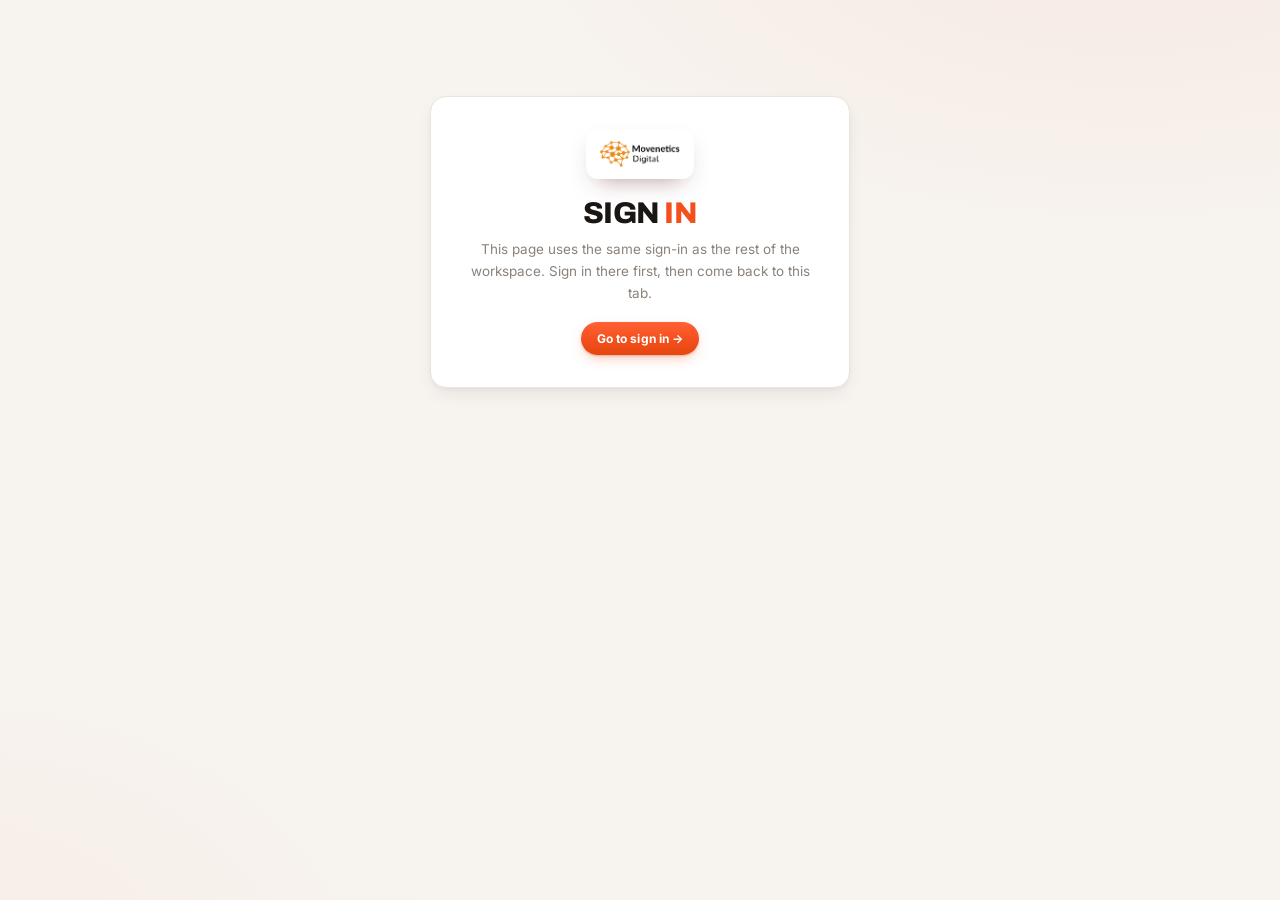
<file: qa.html>
<!DOCTYPE html>
<html lang="en">
<head>
  <meta charset="UTF-8" />
  <meta name="viewport" content="width=device-width, initial-scale=1.0" />
  <link rel="icon" href="movenetics.ico" sizes="any">
  <link rel="icon" href="movenetics.png" type="image/png">
  <link rel="apple-touch-icon" href="movenetics.png">
  <title>Movenetics Digital · QA</title>

  <link rel="preconnect" href="https://fonts.googleapis.com">
  <link rel="preconnect" href="https://fonts.gstatic.com" crossorigin>
  <link href="https://fonts.googleapis.com/css2?family=Archivo:wght@600;700;800;900&family=Inter:wght@400;500;600;700&display=swap" rel="stylesheet">
  <link rel="stylesheet" href="style.css?v=46">
  <link rel="stylesheet" href="projects.css?v=46">

  <!-- Sets data-theme before the first paint — must stay in <head>
       and must not be deferred, or dark mode flashes white. -->
  <script src="theme.js?v=46"></script>
</head>

<body>

  <!-- ══ Signed-out state (no login form here — session is shared) ══ -->
  <div id="pmSignedOut" class="view active">
    <div class="pm-signedout">
      <span class="logochip" style="margin-bottom:18px; display:inline-flex">
        <img src="logo.png" alt="Movenetics Digital" style="height:30px" onerror="this.parentElement.style.display='none'" />
      </span>
      <h1>Sign <em>in</em></h1>
      <p>This page uses the same sign-in as the rest of the workspace. Sign in there first, then come back to this tab.</p>
      <a class="btn-sm" href="login.html">Go to sign in →</a>
    </div>
  </div>

  <!-- ══ Signed-in app ══════════════════════════════════ -->
  <div id="appView" class="view dashwrap">

    <header class="topbar">
      <a class="logochip" id="homeLogo" href="#/bugs" title="Bugs">
        <img src="logo.png" alt="Movenetics Digital" onerror="this.parentElement.style.display='none'" />
      </a>
      <!-- Tier 1: which section. Other sections are admin-only. -->
      <nav class="sections">
        <a href="index.html#/dashboard" class="nav-admin" hidden>Overview</a>
        <a href="meetings.html" class="nav-admin" hidden>Meetings</a>
        <a href="projects.html" class="nav-admin" hidden>Projects</a>
        <a href="hr.html" class="nav-admin" hidden>HR</a>
        <a href="marketing.html" class="nav-admin" hidden>Marketing</a>
        <a href="qa.html" class="on">QA</a>
        <a href="designers.html" class="nav-admin" hidden>Design</a>
      </nav>

      <span class="spacer"></span>
      <span class="role-badge manager" id="roleBadge">QA</span>
      <span class="userchip" id="whoEmail"></span>
      <button type="button" class="linkbtn" id="signOut">Sign out</button>
    </header>

    <!-- Tier 2: pages within QA. -->
    <nav class="subnav">
      <a href="#/bugs"     data-nav="bugs">Bugs</a>
      <a href="#/cases"    data-nav="cases">Test cases</a>
      <a href="#/projects" data-nav="projects">My projects</a>
      <a href="#/leave"    data-nav="leave">Leave</a>
    </nav>

    <!-- ── Page: Bugs ──────────────────────────────────── -->
    <section id="page-bugs" class="page">
      <div class="pagehead">
        <div>
          <h1>Bug <em>tracker</em></h1>
          <p class="sub">Defects raised against the projects you're testing. Open and reopened bugs sort to the top, most severe first.</p>
        </div>
        <button type="button" class="btn-sm" id="newBugToggle" style="border:none">+ Report bug</button>
      </div>

      <form id="newBugForm" class="inline-form">
        <div class="row">
          <div class="field"><label>Project</label><select id="bugProject" required></select></div>
          <div class="field"><label>Severity</label>
            <select id="bugSeverity">
              <option value="LOW">Low</option>
              <option value="MEDIUM" selected>Medium</option>
              <option value="HIGH">High</option>
              <option value="CRITICAL">Critical</option>
            </select>
          </div>
        </div>
        <div class="field"><label>Title</label><input id="bugTitle" required placeholder="What is broken?" /></div>
        <div class="field"><label>Steps to reproduce <span class="opt">— optional</span></label><textarea id="bugSteps" placeholder="1. Go to…&#10;2. Click…&#10;Expected: …  Actual: …"></textarea></div>
        <div class="field"><label>Screenshot or recording <span class="opt">— optional, paste a link</span></label><input id="bugLink" type="url" placeholder="https://drive.google.com/… or a Loom link" /></div>
        <div class="field"><label>Assign to <span class="opt">— optional, a developer, QA or designer</span></label><select id="bugAssignee"></select></div>
        <div class="actions">
          <button type="submit">Report bug</button>
          <button type="button" class="secondary" id="bugCancelBtn">Cancel</button>
        </div>
      </form>

      <div class="panel-head">
        <h2>Bugs</h2>
        <span class="count" id="bugCount">0</span>
        <span class="spacer"></span>
        <input type="search" id="bugSearch" class="searchbox" placeholder="Search title, project…" />
        <select id="bugStatusFilter" class="searchbox filter-select">
          <option value="">All statuses</option>
          <option value="OPEN">Open</option>
          <option value="IN_PROGRESS">In progress</option>
          <option value="FIXED">Fixed</option>
          <option value="VERIFIED">Verified</option>
          <option value="CLOSED">Closed</option>
          <option value="REOPENED">Reopened</option>
        </select>
      </div>

      <!-- Demos coming up on the projects you're on. Hidden when there
           are none — an empty panel is just furniture. -->
      <div id="demoPanel" style="display:none; margin-bottom:24px">
        <div class="panel-head">
          <h2>Upcoming demos</h2>
          <span class="count" id="demoCount">0</span>
        </div>
        <div id="demoList"></div>
      </div>
      <div id="bugsList"></div>
    </section>

    <!-- ── Page: My projects ───────────────────────────── -->
    <section id="page-projects" class="page">
      <div class="pagehead">
        <div>
          <h1>My <em>projects</em></h1>
          <p class="sub">The projects you have been given access to. Bugs and test cases you can see are the ones on these — if a project is missing, ask an admin or its business analyst to add you.</p>
        </div>
      </div>

      <div class="stats" id="qaStats"></div>

      <div class="panel-head">
        <h2>Projects</h2>
        <span class="count" id="qaProjectCount">0</span>
      </div>
      <div id="qaProjectList"></div>
    </section>

    <!-- ── Page: Test cases ────────────────────────────── -->
    <section id="page-cases" class="page">
      <div class="pagehead">
        <div>
          <h1>Test <em>cases</em></h1>
          <p class="sub">Reusable checks per project. Record a result each round — a failure can open a bug in the same step.</p>
        </div>
        <button type="button" class="btn-sm" id="newCaseToggle" style="border:none">+ New test case</button>
      </div>

      <form id="newCaseForm" class="inline-form">
        <div class="row">
          <div class="field"><label>Project</label><select id="caseProject" required></select></div>
          <div class="field"><label>Title</label><input id="caseTitle" required placeholder="e.g. Login with valid credentials" /></div>
        </div>
        <div class="field"><label>Steps <span class="opt">— optional</span></label><textarea id="caseSteps" placeholder="1. …&#10;2. …"></textarea></div>
        <div class="field"><label>Expected result <span class="opt">— optional</span></label><input id="caseExpected" placeholder="What should happen" /></div>
        <div class="field"><label>Spec or reference <span class="opt">— optional, paste a link</span></label><input id="caseLink" type="url" placeholder="https://… the doc this case came from" /></div>
        <div class="actions">
          <button type="submit">Create test case</button>
          <button type="button" class="secondary" id="caseCancelBtn">Cancel</button>
        </div>
      </form>

      <div class="panel-head">
        <h2>Cases</h2>
        <span class="count" id="caseCount">0</span>
        <span class="spacer"></span>
        <input type="search" id="caseSearch" class="searchbox" placeholder="Search case, project…" />
      </div>
      <div id="casesList"></div>
    </section>

    <!-- ── Page: Leave ─────────────────────────────────── -->
    <section id="page-leave" class="page">
      <div class="pagehead">
        <div>
          <h1>My <em>leave</em></h1>
          <p class="sub">Request time off and see where it stands.</p>
        </div>
      </div>

      <form id="newLeaveForm" class="inline-form open">
        <div class="row">
          <div class="field"><label>From</label><input id="leaveStart" type="date" required /></div>
          <div class="field"><label>To <span class="opt">— leave as-is for a single day</span></label><input id="leaveEnd" type="date" required /></div>
        </div>
        <div class="field"><label>Send to</label><div id="leaveApprovers" class="check-group"></div></div>
        <div class="field"><label>Reason <span class="opt">— optional</span></label><input id="leaveReason" placeholder="e.g. Family trip" /></div>
        <div class="actions"><button type="submit">Request leave</button></div>
      </form>

      <!-- Requests sent to you. A QA lead can be named an approver, and
           without this the request would sit PENDING with nobody able to
           see it. Hidden when there is nothing waiting. -->
      <div id="approvalsPanel" style="display:none; margin-bottom:24px">
        <div class="panel-head">
          <h2>Leave approvals</h2>
          <span class="count" id="approvalsCount">0</span>
        </div>
        <div id="approvalsList"></div>
      </div>

      <!-- No company-wide roster here on purpose — see employee.html. -->
      <div class="panel-head"><h2>My requests</h2><span class="count" id="myLeaveCount">0</span></div>
      <div id="myLeaveList"></div>
    </section>

  </div>

  <script src="ui.js?v=46"></script>
  <script src="qa.js?v=46"></script>
</body>
</html>
</file>
<file: style.css>
/* ══════════════════════════════════════════════════════
   1. Design tokens
   ══════════════════════════════════════════════════════ */
:root{
  --brand:#f4501e;
  --brand-dark:#d33c0e;
  --brand-deep:#a82c06;
  --brand-soft:#fff3ee;
  --brand-100:#ffe2d6;

  --ink:#1a1613;
  --ink-2:#4d4740;
  --muted:#8b827a;
  --line:#e9e4dd;
  --line-2:#f4f0eb;
  /* Lighter than before: the old beige was dark enough that white cards
     never separated from it. */
  --bg:#f7f4f0;
  --surface:#ffffff;
  --surface-2:#fbf9f7;
  --ok:#0f8a5f;
  --ok-soft:#e8f6f0;
  --err:#d63a1e;
  --err-soft:#fdecea;
  --warn:#96702a;
  --warn-soft:#fdf4de;

  --radius:18px;
  --radius-md:14px;
  --radius-sm:10px;

  /* Real elevation. The previous shadows used a negative spread larger
     than their blur, which cancelled them out and left every surface
     looking flat — this is why the whole app read as one grey sheet. */
  --shadow-sm:0 1px 2px rgba(26,22,19,.05), 0 1px 3px rgba(26,22,19,.05);
  --shadow-md:0 2px 4px rgba(26,22,19,.03), 0 8px 20px -6px rgba(26,22,19,.10);
  --shadow-lg:0 4px 8px rgba(26,22,19,.04), 0 24px 48px -14px rgba(26,22,19,.18);

  /* Neutrals and semantic colours that have to flip for dark mode. They
     were literals scattered through both stylesheets; as tokens the dark
     palette below is the only place that has to know about them. */
  --line-3:#ddd6cd;
  --field-bg:#ffffff;
  --placeholder:#b3aca4;
  --empty-border:#ded7cf;
  --disabled-bg:#e9e4de;
  --disabled-fg:#a8a29a;
  --showmore-hover:#ffe3d5;
  --empty-bg:rgba(255,255,255,.55);
  --scroll-shadow:rgba(26,22,19,.13);
  --logo-chip-bg:#ffffff;
  --logo-chip-hover:#fff3ee;
  --topbar-bg:rgba(255,255,255,.88);
  /* Topbar chrome. In light these are strong marks on a white bar; in dark
     the same strength becomes glare, so they get their own tokens rather
     than inverting a neutral and hoping for the best. */
  --badge-bg:var(--ink);
  --badge-fg:var(--surface);
  --badge-border:transparent;
  --linkbtn-bg:var(--brand-soft);
  --linkbtn-fg:var(--brand);
  --linkbtn-hover-bg:var(--brand-soft);
  --linkbtn-hover-fg:var(--brand-dark);
  --inset-hi:#ffffff;
  --ok-line:#c9e9db;
  --err-line:#f8d3cd;
  --err-line-strong:#eebcb4;
  --warn-line:#f2e3bb;
  --info:#4353b8;
  --info-soft:#eef2ff;
  --info-line:#d8e0fb;
  --secret-fg:#7a5a1e;

  --scroll-thumb:#d5cec5;
  --scroll-thumb-hover:#bdb4a9;

  /* The chevron on a <select>. A background-image cannot pick up
     currentColor, so the stroke is baked in and the whole URL is the
     token — one per theme, plus one in brand for the focused state. */
  --select-caret:url("data:image/svg+xml,%3Csvg xmlns='http://www.w3.org/2000/svg' width='12' height='8' viewBox='0 0 12 8'%3E%3Cpath d='M1 1.75 6 6.25 11 1.75' fill='none' stroke='%238b827a' stroke-width='1.8' stroke-linecap='round' stroke-linejoin='round'/%3E%3C/svg%3E");
  --select-caret-active:url("data:image/svg+xml,%3Csvg xmlns='http://www.w3.org/2000/svg' width='12' height='8' viewBox='0 0 12 8'%3E%3Cpath d='M1 1.75 6 6.25 11 1.75' fill='none' stroke='%23f4501e' stroke-width='2' stroke-linecap='round' stroke-linejoin='round'/%3E%3C/svg%3E");

  /* Calendar glyph for a date field, same reasoning as the caret above. */
  --date-icon:url("data:image/svg+xml,%3Csvg xmlns='http://www.w3.org/2000/svg' width='16' height='16' viewBox='0 0 16 16' fill='none' stroke='%238b827a' stroke-width='1.5' stroke-linecap='round'%3E%3Crect x='2' y='3.25' width='12' height='11' rx='2.2'/%3E%3Cpath d='M5 1.75v2.5M11 1.75v2.5M2 6.75h12'/%3E%3C/svg%3E");

  --focus-ring:0 0 0 3px rgba(244,80,30,.15);
}

/* ──────────────────────────────────────────────────────
   Dark theme
   ──────────────────────────────────────────────────────
   Same tokens, different values — no component rule below needs to know
   which theme is on. theme.js sets data-theme on <html> before the page
   paints, resolving "follow my system" to a concrete light/dark so there
   is only ever one palette to maintain here (and no flash of the wrong
   one). Without JS the site stays light, which is the safe default.

   The orange gradients (login side panel, hero banners, the active nav
   pill) keep their literal colours in both themes — they are brand
   surfaces, and white text on orange works either way. */
:root[data-theme="dark"]{
  color-scheme:dark;

  /* Neutral greys, not warm ones. Tinting the darks toward the brand
     seemed logical — the brand is orange — but a warm near-black reads as
     muddy brown, and it flattens the accent: orange pops hardest against a
     neutral, weakest against a background that shares its hue. The faint
     cool cast here is what makes the orange look orange. */
  --brand:#ff6a3d;
  --brand-dark:#ff9068;
  --brand-deep:#ffb493;
  /* The accent *surfaces* stay warm on purpose — they are meant to read as
     tinted orange. It is the page behind them that must not. */
  --brand-soft:#2b1a14;
  --brand-100:#452a1d;

  --ink:#eceef3;
  --ink-2:#b8bcc5;
  --muted:#83868f;
  --line:#2a2a31;
  --line-2:#212126;
  --line-3:#3a3a43;
  /* Not pure black: a hair of blue keeps large dark areas from looking
     like a dead screen, and is easier on the eye than #000 behind text. */
  --bg:#0f0f12;
  --surface:#17171b;
  --surface-2:#1d1d22;
  --field-bg:#121215;
  --placeholder:#6a6d76;
  /* The dashed outline is the main thing giving an empty state its shape
     now that the fill is almost nothing, so it is lifted enough to be
     clearly visible rather than matching the ordinary hairlines. */
  --empty-border:#4a4b57;
  --disabled-bg:#26262c;
  --disabled-fg:#63656e;
  --showmore-hover:#33201a;
  /* A 55%-white panel — which is what the light theme uses — became a
     pale grey slab here. An empty state should read as an absence, so
     in dark it is the faintest lift off the page instead. */
  --empty-bg:rgba(255,255,255,.022);
  /* The table's scroll-edge shadow is near-black ink in light mode,
     which is invisible against a dark table — it has to go darker
     still, and harder, to show up at all. */
  --scroll-shadow:rgba(0,0,0,.6);

  /* A lift off the page rather than a stripe down it: the bar should be
     findable when you look for it and quiet when you don't. */
  --scroll-thumb:#3a3a44;
  --scroll-thumb-hover:#4d4d59;

  /* Same chevron, lifted to stay visible on a dark control. */
  --select-caret:url("data:image/svg+xml,%3Csvg xmlns='http://www.w3.org/2000/svg' width='12' height='8' viewBox='0 0 12 8'%3E%3Cpath d='M1 1.75 6 6.25 11 1.75' fill='none' stroke='%2393969f' stroke-width='1.8' stroke-linecap='round' stroke-linejoin='round'/%3E%3C/svg%3E");
  --select-caret-active:url("data:image/svg+xml,%3Csvg xmlns='http://www.w3.org/2000/svg' width='12' height='8' viewBox='0 0 12 8'%3E%3Cpath d='M1 1.75 6 6.25 11 1.75' fill='none' stroke='%23ff6a3d' stroke-width='2' stroke-linecap='round' stroke-linejoin='round'/%3E%3C/svg%3E");
  --date-icon:url("data:image/svg+xml,%3Csvg xmlns='http://www.w3.org/2000/svg' width='16' height='16' viewBox='0 0 16 16' fill='none' stroke='%2393969f' stroke-width='1.5' stroke-linecap='round'%3E%3Crect x='2' y='3.25' width='12' height='11' rx='2.2'/%3E%3Cpath d='M5 1.75v2.5M11 1.75v2.5M2 6.75h12'/%3E%3C/svg%3E");
  /* No plate at all in dark mode. The topbar and signed-out card get the
     light version of the mark (see theme.js), so the logo sits directly on
     the background exactly as it does in the light theme — a plate here is
     what made it look like a white box pasted onto the bar.

     The sign-in panel is the exception and keeps its white plate: that
     panel is the orange gradient in BOTH themes, so it still shows the
     dark mark. .side overrides these two below. */
  --logo-chip-bg:transparent;
  --logo-chip-hover:rgba(255,255,255,.07);
  --topbar-bg:rgba(23,23,27,.88);

  /* A solid near-white pill and bright orange text sat on this bar like
     two headlights. Both drop back to quiet chrome and keep the accent
     for hover, so the one orange thing in the bar is the section you are
     actually on. */
  --badge-bg:rgba(255,255,255,.07);
  --badge-fg:#c8cbd2;
  --badge-border:#3a3a43;
  --linkbtn-bg:rgba(255,255,255,.05);
  --linkbtn-fg:#a2a5ae;
  --linkbtn-hover-bg:var(--brand-soft);
  --linkbtn-hover-fg:var(--brand);
  --inset-hi:rgba(255,255,255,.04);

  --ok:#4cc38a;   --ok-soft:#112620;   --ok-line:#1d4534;
  --err:#ff6f57;  --err-soft:#2b1614;  --err-line:#4a221d; --err-line-strong:#683029;
  --warn:#e2b457; --warn-soft:#2a2314; --warn-line:#483c1e;
  --info:#93a5f2; --info-soft:#191c30; --info-line:#2e355f;
  --secret-fg:#e8bd66;

  /* On a dark surface a light shadow is invisible — these carry the
     elevation instead of the near-white gradients used above. */
  --shadow-sm:0 1px 2px rgba(0,0,0,.45), 0 1px 3px rgba(0,0,0,.35);
  --shadow-md:0 2px 4px rgba(0,0,0,.35), 0 8px 20px -6px rgba(0,0,0,.55);
  --shadow-lg:0 4px 8px rgba(0,0,0,.4), 0 24px 48px -14px rgba(0,0,0,.7);

  --focus-ring:0 0 0 3px rgba(255,106,61,.28);
}

/* The page wash is an orange glow in the corners. At the light theme's
   strength it put a brown cast across a dark page, so it is dialled back
   to a hint — present in the corners, invisible behind the content. */
:root[data-theme="dark"] body{
  background:
    radial-gradient(1100px 600px at 88% -12%, rgba(255,106,61,.05), transparent 62%),
    radial-gradient(800px 520px at -5% 108%, rgba(120,140,255,.035), transparent 65%),
    var(--bg);
}

:root[data-theme="light"]{ color-scheme:light; }

/* ══════════════════════════════════════════════════════
   2. Base / page layout
   ══════════════════════════════════════════════════════ */
*{ box-sizing:border-box; }
html, body{ margin:0; min-height:100%; }
/* Keeps anything scrolled-to clear of the sticky topbar. */
html{ scroll-padding-top:80px; }

/* ── Scrollbars ───────────────────────────────────────
   The default bar is a grey slab that belongs to the OS, not to the
   page, and on the dark theme it stayed light — a bright stripe down
   the side of a dark screen. This one is built from the same tokens as
   everything else, so it follows the theme like the rest of the UI.

   Two syntaxes, deliberately: Firefox only supports the standard
   `scrollbar-*` properties, WebKit and Blink only the ::-webkit-*
   pseudo-elements, and neither is going to grow the other any time
   soon. The rules apply to every scroll container on the page, not just
   the document, so table wrappers and panes match too.

   Two exceptions keep their `scrollbar-width:none` further down: the
   section and sub-nav strips scroll horizontally on narrow screens and
   are meant to look like plain text, not like a scrolling region. */
*{
  scrollbar-width:thin;
  scrollbar-color:var(--scroll-thumb) transparent;
}
::-webkit-scrollbar{ width:11px; height:11px; }
::-webkit-scrollbar-track{ background:transparent; }
::-webkit-scrollbar-thumb{
  background:var(--scroll-thumb);
  border-radius:100px;
  /* Transparent border with background-clip is the only way to inset a
     WebKit thumb — there is no padding on this pseudo-element. */
  border:3px solid transparent;
  background-clip:content-box;
}
::-webkit-scrollbar-thumb:hover{ background:var(--scroll-thumb-hover); background-clip:content-box; }
::-webkit-scrollbar-thumb:active{ background:var(--brand); background-clip:content-box; }
/* Where the bars meet in the bottom-right of a two-axis scroller. */
::-webkit-scrollbar-corner{ background:transparent; }

/* Links and buttons had no visible keyboard focus at all — this only
   shows for keyboard users, so it costs the mouse experience nothing. */
a:focus-visible,
button:focus-visible,
select:focus-visible{
  outline:2px solid var(--brand);
  outline-offset:2px;
  border-radius:6px;
}

body{
  /* Much subtler wash than before — the old one tinted the whole page
     orange and fought with the content sitting on top of it. */
  background:
    radial-gradient(1100px 600px at 88% -12%, rgba(244,80,30,.07), transparent 62%),
    radial-gradient(800px 520px at -5% 108%, rgba(244,120,70,.06), transparent 65%),
    var(--bg);
  background-attachment:fixed;
  color:var(--ink);
  font-family:"Inter", system-ui, sans-serif;
  display:flex;
  align-items:center;
  justify-content:center;
  padding:36px 20px;
  -webkit-font-smoothing:antialiased;
  text-rendering:optimizeLegibility;
}
body.dash{
  align-items:flex-start;
  padding:20px 24px 64px;
}

.view{ display:none; }
.view.active{ display:block; }

.page{ display:none; }
.page.active{ display:block; animation:rise .3s ease both; }
@keyframes rise{
  from{ opacity:0; transform:translateY(8px); }
  to  { opacity:1; transform:none; }
}

/* ══════════════════════════════════════════════════════
   3. Login shell (two-panel card)
   ══════════════════════════════════════════════════════ */
.shell{
  width:100%;
  max-width:920px;
  display:grid;
  grid-template-columns:380px 1fr;
  background:var(--surface);
  border-radius:var(--radius);
  overflow:hidden;
  box-shadow:var(--shadow-lg);
  border:1px solid var(--line);
}
#loginView.active{ display:flex; justify-content:center; width:100%; }

.side{
  position:relative;
  display:flex;
  flex-direction:column;
  padding:44px 40px 36px;
  color:#fff;
  background:
    radial-gradient(560px 420px at 115% -15%, rgba(255,255,255,.22), transparent 60%),
    radial-gradient(480px 420px at -25% 115%, rgba(80,10,0,.35), transparent 62%),
    linear-gradient(158deg, #ff6a2e 0%, var(--brand) 42%, var(--brand-dark) 100%);
  overflow:hidden;
}
.side::after{
  content:"";
  position:absolute;
  right:-130px; bottom:-150px;
  width:340px; height:340px;
  border:44px solid rgba(255,255,255,.10);
  border-radius:50%;
  pointer-events:none;
}

.logochip{
  align-self:flex-start;
  background:var(--logo-chip-bg);
  border-radius:12px;
  padding:10px 14px;
  line-height:0;
  box-shadow:0 10px 24px -12px rgba(80,10,0,.5);
}
.logochip img{ height:30px; width:auto; display:block; }
/* The sign-in panel sits on the orange gradient in both themes and shows
   the dark mark, so its plate is always white — it does not follow the
   theme the way the topbar's does. */
.side .logochip{ background:#ffffff; }

.pill{
  align-self:flex-start;
  display:inline-flex;
  align-items:center;
  gap:7px;
  margin-top:26px;
  background:rgba(255,255,255,.14);
  border:1px solid rgba(255,255,255,.28);
  color:#fff;
  border-radius:100px;
  padding:6px 12px 6px 10px;
  font-size:9.5px;
  font-weight:700;
  letter-spacing:.18em;
  text-transform:uppercase;
  backdrop-filter:blur(4px);
}
.bug{
  width:6px; height:6px;
  border-radius:50%;
  background:#fff;
  flex:none;
  animation:pulse 2.4s ease-in-out infinite;
}
@keyframes pulse{
  0%,100%{ box-shadow:0 0 0 0 rgba(255,255,255,.6); }
  50%    { box-shadow:0 0 0 5px rgba(255,255,255,0); }
}

.tagline{
  font-family:"Archivo", sans-serif;
  font-weight:900;
  /* Fluid: scales with the viewport between phone and desktop instead of
     jumping at a breakpoint. */
  font-size:clamp(26px, 2.2vw + 18px, 38px);
  line-height:1.02;
  letter-spacing:-.02em;
  text-transform:uppercase;
  margin:18px 0 14px;
}
.tagline span{ color:#ffd9c7; }

.side p.blurb{
  margin:0;
  font-size:14px;
  line-height:1.6;
  color:rgba(255,255,255,.88);
  max-width:30ch;
}

.features{
  list-style:none;
  margin:28px 0 0;
  padding:0;
  display:grid;
  gap:12px;
}
.features li{
  display:flex;
  align-items:flex-start;
  gap:11px;
  font-size:13px;
  font-weight:500;
  color:rgba(255,255,255,.94);
  line-height:1.45;
}
.features .tick{
  flex:none;
  margin-top:1px;
  width:18px; height:18px;
  border-radius:50%;
  background:rgba(255,255,255,.18);
  border:1px solid rgba(255,255,255,.4);
  display:inline-flex;
  align-items:center;
  justify-content:center;
  font-size:10px;
  font-weight:800;
}

.side .foot{
  margin-top:auto;
  padding-top:36px;
  font-size:10.5px;
  letter-spacing:.14em;
  text-transform:uppercase;
  color:rgba(255,255,255,.55);
  font-weight:600;
}

.pane{ padding:44px 44px 40px; min-width:0; }

/* ══════════════════════════════════════════════════════
   4. Typography / forms / buttons
   ══════════════════════════════════════════════════════ */
h1{
  font-family:"Archivo", sans-serif;
  font-weight:800;
  font-size:clamp(22px, 1.6vw + 15px, 30px);
  line-height:1.08;
  margin:0 0 10px;
  letter-spacing:-.025em;
  text-transform:uppercase;
  color:var(--ink);
}
h1 em{ font-style:normal; color:var(--brand); }

.sub{
  color:var(--muted);
  font-size:14px;
  margin:0 0 24px;
  line-height:1.6;
  max-width:58ch;
}

form{ display:grid; gap:15px; }
.field{ display:grid; gap:7px; }

label{ font-size:12px; font-weight:600; color:var(--ink-2); letter-spacing:.02em; }
label .opt{ color:var(--muted); font-weight:400; }

input{
  width:100%;
  padding:12px 14px;
  background:var(--surface-2);
  color:var(--ink);
  border:1px solid var(--line);
  border-radius:var(--radius-sm);
  font-family:inherit;
  font-size:14px;
  transition:border-color .15s, box-shadow .15s, background .15s;
}
input::placeholder{ color:var(--placeholder); }
input:focus{
  outline:none;
  background:var(--field-bg);
  border-color:var(--brand);
  box-shadow:var(--focus-ring);
}

/* ── Selects ──────────────────────────────────────────
   Every other control here was styled and <select> was not, so it fell
   through to whatever the operating system draws: a grey slab with a
   Windows-95 arrow, ignoring the border radius, the font and the theme,
   and sitting a couple of pixels off from the input beside it.

   appearance:none takes the native control away — including its arrow —
   so the caret below is drawn as a background image. It is a token
   rather than a literal because it changes colour with the theme and
   again on focus, and an SVG in a background-image cannot inherit
   currentColor.

   The list that drops open is still drawn by the operating system and
   cannot be styled. color-scheme, set on :root, is what makes it come up
   dark in the dark theme instead of a white sheet. */
select{
  width:100%;
  padding:12px 38px 12px 14px;   /* room on the right for the caret */
  background-color:var(--surface-2);
  background-image:var(--select-caret);
  background-repeat:no-repeat;
  background-position:right 13px center;
  color:var(--ink);
  border:1px solid var(--line);
  border-radius:var(--radius-sm);
  font-family:inherit;
  font-size:14px;
  line-height:1.2;
  cursor:pointer;
  appearance:none;
  -webkit-appearance:none;
  -moz-appearance:none;
  transition:border-color .15s, box-shadow .15s, background-color .15s;
}
select:hover{ border-color:var(--line-3); }
select:focus{
  outline:none;
  background-color:var(--field-bg);
  background-image:var(--select-caret-active);
  border-color:var(--brand);
  box-shadow:var(--focus-ring);
}
select:disabled{
  background-color:var(--disabled-bg);
  color:var(--disabled-fg);
  cursor:not-allowed;
  opacity:1;                     /* Safari fades disabled selects to mush */
}
/* Chrome on Windows draws the option list from these; without them the
   dark theme gets white rows under a dark control. */
select option{ background:var(--surface); color:var(--ink); }
/* A list box is not a dropdown — no caret, and no room reserved for one. */
select[multiple], select[size]:not([size="1"]){
  background-image:none;
  padding-right:14px;
  cursor:default;
}

/* input with a leading icon (login form) */
.field-icon{ position:relative; }
.field-icon input{ padding-left:40px; }
.field-icon .fi-icon{
  position:absolute;
  left:13px; top:50%;
  transform:translateY(-50%);
  font-size:14px;
  line-height:1;
  color:var(--placeholder);
  pointer-events:none;
  transition:color .15s;
}
.field-icon:focus-within .fi-icon{ color:var(--brand); }

/* password show/hide toggle */
.field-icon input#password{ padding-right:40px; }
.pw-toggle{
  position:absolute;
  right:8px; top:50%;
  transform:translateY(-50%);
  width:28px; height:28px;
  padding:0; margin:0;
  border:none; background:none;
  border-radius:8px;
  font-size:14px;
  color:var(--placeholder);
  cursor:pointer;
  display:inline-flex;
  align-items:center;
  justify-content:center;
  box-shadow:none;
  transition:color .15s, background .15s;
}
.pw-toggle:hover{ color:var(--ink-2); background:var(--line-2); filter:none; box-shadow:none; transform:translateY(-50%); }
.pw-toggle.showing{ color:var(--brand); }

/* proactive help link under the login form (not just on error) */
.help-link{
  margin:16px 0 0;
  font-size:12px;
  color:var(--muted);
  text-align:center;
}
.help-link a{ color:var(--brand); font-weight:600; text-decoration:none; }
.help-link a:hover{ color:var(--brand-dark); text-decoration:underline; }

/* shake the card on a failed sign-in, so the error registers physically */
@keyframes shake{
  10%, 90% { transform:translateX(-1px); }
  20%, 80% { transform:translateX(2px); }
  30%, 50%, 70% { transform:translateX(-4px); }
  40%, 60% { transform:translateX(4px); }
}
.shell.shake{ animation:shake .5s cubic-bezier(.36,.07,.19,.97) both; }

.check{
  display:flex;
  align-items:center;
  gap:9px;
  font-size:12.5px;
  color:var(--muted);
  cursor:pointer;
  user-select:none;
  margin-top:-2px;
}
.check input[type="checkbox"]{
  width:15px; height:15px;
  padding:0; margin:0;
  flex:none;
  accent-color:var(--brand);
  cursor:pointer;
}

button{
  margin-top:6px;
  width:100%;
  padding:13px;
  background:linear-gradient(180deg, #ff6236 0%, var(--brand) 52%, #e5460f 100%);
  color:#fff;
  border:none;
  border-radius:var(--radius-sm);
  font-family:inherit;
  font-size:14px;
  font-weight:700;
  letter-spacing:.01em;
  cursor:pointer;
  box-shadow:0 1px 2px rgba(180,50,10,.25), 0 6px 16px -6px rgba(244,80,30,.5),
             inset 0 1px 0 rgba(255,255,255,.28);
  transition:transform .08s, box-shadow .2s, filter .2s;
}
button:hover{ filter:brightness(1.04); box-shadow:0 2px 4px rgba(180,50,10,.25), 0 10px 22px -6px rgba(244,80,30,.55), inset 0 1px 0 rgba(255,255,255,.28); }
button:active{ transform:translateY(1px); box-shadow:0 1px 2px rgba(180,50,10,.3), inset 0 1px 2px rgba(120,30,0,.2); }
button:disabled{
  background:var(--disabled-bg);
  color:var(--disabled-fg);
  cursor:not-allowed;
  box-shadow:none;
  filter:none;
}

/* inline spinner shown on submit buttons while busy (see .busy .btn-spinner) */
button .btn-spinner{
  display:none;
  width:15px; height:15px;
  margin-right:8px;
  border:2px solid rgba(255,255,255,.4);
  border-top-color:#fff;
  border-radius:50%;
  vertical-align:-3px;
  animation:spin .7s linear infinite;
}
button.busy .btn-spinner{ display:inline-block; }
button:disabled .btn-spinner{ border-color:rgba(168,162,154,.4); border-top-color:var(--disabled-fg); }
@keyframes spin{ to{ transform:rotate(360deg); } }

.linkbtn{
  margin:0; width:auto; padding:6px 12px; flex:none;
  background:var(--linkbtn-bg); color:var(--linkbtn-fg);
  font-size:10px; font-weight:800;
  letter-spacing:.14em; text-transform:uppercase;
  border-radius:100px; box-shadow:none;
}
.linkbtn:hover{ background:var(--linkbtn-hover-bg); box-shadow:none; filter:none; color:var(--linkbtn-hover-fg); }

.refresh{
  margin:0; width:auto;
  padding:8px 15px;
  background:var(--surface);
  border:1px solid var(--line);
  color:var(--ink-2);
  font-size:10px; font-weight:800;
  letter-spacing:.12em; text-transform:uppercase;
  border-radius:100px;
  box-shadow:none;
}
.refresh:hover{ background:var(--brand-soft); border-color:var(--brand-100); color:var(--brand-dark); box-shadow:none; filter:none; }

.status{
  margin-top:14px;
  min-height:20px;
  font-size:13px;
  line-height:1.55;
  display:flex;
  align-items:flex-start;
  gap:8px;
}
.status .dot{ margin-top:5px; width:7px; height:7px; border-radius:50%; flex:none; }
.status.ok  { color:var(--ok);  }  .status.ok  .dot{ background:var(--ok); }
.status.err { color:var(--err); }  .status.err .dot{ background:var(--err); }
.status.busy{ color:var(--muted);} .status.busy .dot{ background:var(--brand); animation:pulse 1.2s infinite; }
.status a{ color:var(--brand); font-weight:600; text-decoration:none; white-space:nowrap; }
.status a:hover{ color:var(--brand-dark); text-decoration:underline; }

/* ══════════════════════════════════════════════════════
   5. App chrome: topbar + nav
   ══════════════════════════════════════════════════════ */
/* The column is capped so lines stay readable rather than running the full
   width of a wide monitor — but on a genuinely large screen the old cap
   left most of the display empty, so it opens up in one step. */
.dashwrap{ width:100%; max-width:1140px; margin:0 auto; }

.topbar{
  display:flex;
  align-items:center;
  gap:12px;
  background:var(--topbar-bg);
  backdrop-filter:blur(12px);
  border:1px solid var(--line);
  border-radius:16px;
  padding:9px 14px;
  margin-bottom:12px;
  box-shadow:var(--shadow-sm);
  /* Sticks to the top so navigation stays reachable on these long pages. */
  position:sticky;
  top:10px;
  z-index:50;
}
.topbar .logochip{ padding:6px 10px; border-radius:10px; box-shadow:none; border:none; cursor:pointer; transition:background .15s; }
.topbar .logochip:hover{ background:var(--logo-chip-hover); }
.topbar .logochip img{ height:32px; }
.topbar .spacer{ flex:1; }

/* Navigation is two tiers, because the app genuinely has two levels:
   sections, each with its own pages. Flattening both into a single row
   was tried and was worse — a page tab and a whole-section jump ended up
   looking identical.

   Tier 1 (in the topbar): which section you are in. Pills.
   Tier 2 (below it): pages within that section. Underline tabs.
   Different shapes, so the two levels can never be confused. */
nav.sections{
  display:flex;
  align-items:center;
  gap:2px;
  /* Six sections can outgrow the bar on a small laptop. Let the strip
     scroll instead of shoving Sign out off the edge. The padding is
     cancelled by the negative margin, so it only buys room for the
     active pill's shadow — without it, overflow would clip the glow. */
  min-width:0;
  overflow-x:auto;
  overflow-y:hidden;
  scrollbar-width:none;
  margin:-8px 0 -8px 4px;
  padding:8px 0;
}
nav.sections::-webkit-scrollbar{ display:none; }
nav.sections a{
  flex:0 0 auto;
  display:inline-flex;
  align-items:center;
  padding:8px 14px;
  border-radius:100px;
  font-size:12.5px;
  font-weight:700;
  letter-spacing:.01em;
  color:var(--muted);
  text-decoration:none;
  white-space:nowrap;
  transition:background .15s, color .15s;
}
nav.sections a:hover{ color:var(--brand-dark); background:var(--brand-soft); }
nav.sections a.on{
  background:linear-gradient(180deg, #ff6236, var(--brand) 55%, #e5460f);
  color:#fff;
  box-shadow:0 1px 2px rgba(180,50,10,.2), 0 5px 14px -5px rgba(244,80,30,.5);
}
/* The UA's [hidden] rule loses to the display above, so restate it. */
nav.sections [hidden]{ display:none !important; }

nav.subnav{
  display:flex;
  align-items:center;
  gap:22px;
  margin:0 0 24px;
  padding:0 6px;
  border-bottom:1px solid var(--line);
  overflow-x:auto;
  scrollbar-width:none;
}
nav.subnav::-webkit-scrollbar{ display:none; }
nav.subnav a{
  position:relative;
  flex:none;
  padding:11px 2px 12px;
  font-size:13px;
  font-weight:600;
  color:var(--muted);
  text-decoration:none;
  white-space:nowrap;
  transition:color .15s;
}
nav.subnav a:hover{ color:var(--ink); }
nav.subnav a.on{ color:var(--brand-dark); font-weight:700; }
nav.subnav a.on::after{
  content:"";
  position:absolute;
  left:0; right:0; bottom:-1px;
  height:2px;
  background:var(--brand);
  border-radius:2px 2px 0 0;
}
nav.subnav [hidden]{ display:none !important; }

/* Overview has a single page and so no second tier. Without the sub-nav's
   own bottom margin the content would sit 12px under the bar and read as
   cramped, so the bar takes that spacing back. */
.dashwrap.nosub .topbar{ margin-bottom:26px; }

/* Theme switch. Injected by theme.js rather than written into all seven
   pages, so every page gets it and there is one place to change it. */
.theme-toggle{
  margin:0; flex:none;
  width:32px; height:32px;
  padding:0;
  display:inline-flex; align-items:center; justify-content:center;
  border:1px solid var(--line);
  border-radius:50%;
  background:var(--surface);
  color:var(--ink-2);
  font-size:14px; line-height:1;
  box-shadow:none;
  cursor:pointer;
  transition:background .15s, border-color .15s, color .15s, transform .15s;
}
.theme-toggle:hover{
  background:var(--brand-soft);
  border-color:var(--brand-100);
  color:var(--brand-dark);
  filter:none; box-shadow:none;
  transform:none;
}
/* Text version, for a slot that asks for it with data-theme-slot="inline"
   — a wider space where a lone circle would read as a stray dot. */
.theme-toggle.inline{
  width:auto; height:auto;
  border:none; background:none;
  border-radius:100px;
  padding:4px 8px;
  font-size:12px; font-weight:600;
  color:var(--muted);
  gap:6px;
}
.theme-toggle.inline:hover{ background:var(--brand-soft); color:var(--brand-dark); }


/* Compact identity: a full email ate ~150px of bar and was truncated to
   uselessness anyway. Show the handle, keep the full address on hover. */
.topbar .userchip{
  display:inline-flex; align-items:center; gap:7px;
  font-size:12px; font-weight:600; color:var(--ink-2);
  max-width:150px; flex:none;
}
.topbar .userchip .uavatar{
  width:24px; height:24px; flex:none;
  border-radius:50%;
  background:linear-gradient(158deg, #ff8a5c, var(--brand-dark));
  color:#fff; font-size:10px; font-weight:800;
  display:inline-flex; align-items:center; justify-content:center;
  text-transform:uppercase;
}
.topbar .userchip .uname{
  overflow:hidden; text-overflow:ellipsis; white-space:nowrap;
}

/* ══════════════════════════════════════════════════════
   6. Cards, stats, meeting lists
   ══════════════════════════════════════════════════════ */
.card{
  background:var(--surface);
  border:1px solid var(--line);
  border-radius:var(--radius);
  padding:28px 28px 26px;
  box-shadow:var(--shadow-md);
}

.pagehead{
  display:flex;
  align-items:flex-end;
  justify-content:space-between;
  gap:14px;
  flex-wrap:wrap;
  margin-bottom:24px;
  padding-bottom:20px;
  border-bottom:1px solid var(--line);
}
.pagehead h1{ margin:0; }
.pagehead .sub{ margin:7px 0 0; }

/* stats row */
/* auto-fit, not a fixed 2 columns — a fixed count left any odd-numbered
   row (three tiles is the common case) with a half-width orphan and a
   large hole beside it. */
.stats{
  display:grid;
  grid-template-columns:repeat(auto-fit, minmax(180px, 1fr));
  gap:12px;
  margin-bottom:22px;
}
.stat{
  position:relative;
  background:var(--surface);
  border:1px solid var(--line);
  border-radius:var(--radius-md);
  padding:18px 20px 16px;
  box-shadow:var(--shadow-sm);
  overflow:hidden;
  transition:border-color .18s, box-shadow .18s, transform .18s;
}
/* A brand hairline along the top edge — gives the tiles an anchor and
   ties the row together without adding chrome. */
.stat::before{
  content:"";
  position:absolute; inset:0 0 auto 0;
  height:3px;
  background:linear-gradient(90deg, var(--brand), #ff8a5c);
  opacity:0;
  transition:opacity .18s;
}
.stat:hover{
  border-color:var(--brand-100);
  box-shadow:var(--shadow-md);
  transform:translateY(-2px);
}
.stat:hover::before{ opacity:1; }
.stat .num{
  font-family:"Archivo", sans-serif;
  font-weight:900;
  font-size:clamp(24px, 1.4vw + 17px, 30px);
  line-height:1.05;
  color:var(--ink);
  letter-spacing:-.025em;
  font-variant-numeric:tabular-nums;
}
.stat .num em{ font-style:normal; color:var(--brand); }
.stat .lbl{
  margin-top:8px;
  font-size:10.5px;
  font-weight:700;
  letter-spacing:.09em;
  text-transform:uppercase;
  color:var(--muted);
}

.panel-head{
  display:flex;
  align-items:center;
  gap:10px;
  margin:0 0 12px;
  flex-wrap:wrap;
}
/* Section headers sit above their content with clear air between blocks;
   the first one on a page shouldn't add a second gap under the pagehead. */
.panel-head:not(:first-child){ margin-top:26px; }
/* Sentence-case and a size up: the old all-caps 13px header was the same
   visual weight as the labels inside the panels, so sections never read
   as sections. */
.panel-head h2{
  font-family:"Archivo", sans-serif;
  font-size:16px;
  font-weight:800;
  letter-spacing:-.01em;
  text-transform:none;
  margin:0;
  color:var(--ink);
  display:flex;
  align-items:center;
  gap:9px;
}
.panel-head h2::before{
  content:"";
  width:4px; height:15px;
  border-radius:100px;
  background:linear-gradient(180deg, var(--brand), var(--brand-dark));
  display:inline-block;
  flex:none;
}
.count{
  background:var(--brand-soft);
  color:var(--brand-dark);
  font-size:11px;
  font-weight:800;
  border-radius:100px;
  padding:3px 9px;
  border:1px solid var(--brand-100);
  font-variant-numeric:tabular-nums;
}
.panel-head .spacer{ flex:1; }
.panel-head a.more{
  font-size:12px; font-weight:700;
  letter-spacing:0; text-transform:none;
  color:var(--brand); text-decoration:none;
  padding:5px 10px; border-radius:100px;
  transition:background .15s, color .15s;
}
.panel-head a.more:hover{ color:var(--brand-dark); background:var(--brand-soft); text-decoration:none; }
.searchbox{
  width:230px;
  padding:9px 14px;
  font-size:12.5px;
  border-radius:100px;
  /* background-color, not the shorthand: a <select> carrying this class
     also carries a caret as its background-image, and the shorthand
     would reset it to none. */
  background-color:var(--surface);
}
/* A filter is a select wearing .searchbox, so it needs the room for its
   caret that the pill padding above does not leave. */
select.searchbox{ padding-right:34px; background-position:right 12px center; }
/* Inside a panel header the search field shares the row with a filter and
   sometimes a button. A rigid 230px forced an early wrap and left a ragged
   header; letting it give and take keeps everything on one line far longer. */
.panel-head .searchbox{ flex:1 1 180px; min-width:0; max-width:280px; width:auto; }
/* Filter dropdowns used to carry inline widths, which beat every media
   query and so never adapted. This is that width, as a class that can. */
.panel-head .filter-select{ flex:0 1 170px; min-width:130px; width:auto; }

.meetings{
  display:grid;
  grid-template-columns:repeat(auto-fill, minmax(310px, 1fr));
  gap:14px;
}

.meeting{
  display:flex;
  flex-direction:column;
  background:var(--surface);
  border:1px solid var(--line);
  border-radius:16px;
  padding:18px 20px 16px;
  box-shadow:var(--shadow-sm);
  transition:box-shadow .18s, transform .18s, border-color .18s;
}
.meeting:hover{
  transform:translateY(-1px);
  border-color:var(--brand-100);
  box-shadow:var(--shadow-md);
}
.meeting h3{
  margin:0 0 8px;
  font-family:"Archivo", sans-serif;
  font-size:16px;
  font-weight:800;
  letter-spacing:-.01em;
  color:var(--ink);
  line-height:1.25;
}
.meeting .meta{
  display:flex;
  flex-wrap:wrap;
  align-items:center;
  gap:7px;
  margin:0 0 11px;
}
.chip{
  display:inline-flex;
  align-items:center;
  gap:5px;
  font-size:10.5px;
  font-weight:700;
  letter-spacing:.04em;
  border-radius:100px;
  padding:3px 10px;
}
.chip.date{ background:var(--brand-soft); color:var(--brand-dark); }
.chip.id{ background:var(--line-2); color:var(--muted); font-weight:600; }
.meeting p.gist{
  margin:0 0 14px;
  font-size:13px;
  color:var(--ink-2);
  line-height:1.6;
  display:-webkit-box;
  -webkit-line-clamp:3;
  line-clamp:3;
  -webkit-box-orient:vertical;
  overflow:hidden;
}
.meeting .actions{
  display:flex;
  align-items:center;
  gap:10px;
  border-top:1px solid var(--line-2);
  padding-top:12px;
  margin-top:auto;
}
.btn-sm{
  margin:0; width:auto;
  padding:9px 16px;
  font-size:12px;
  font-weight:700;
  letter-spacing:.01em;
  text-transform:none;
  border-radius:100px;
  display:inline-flex;
  align-items:center;
  gap:6px;
  color:#fff;
  text-decoration:none;
  white-space:nowrap;
  background:linear-gradient(180deg, #ff6236 0%, var(--brand) 52%, #e5460f 100%);
  box-shadow:0 1px 2px rgba(180,50,10,.22), 0 5px 14px -5px rgba(244,80,30,.5);
  transition:filter .18s, box-shadow .18s, transform .08s;
}
.btn-sm:hover{ filter:brightness(1.05); box-shadow:0 2px 4px rgba(180,50,10,.22), 0 9px 20px -6px rgba(244,80,30,.55); }
.btn-sm:active{ transform:translateY(1px); }
.meeting a.rec{
  display:inline-flex;
  align-items:center;
  gap:5px;
  font-size:11.5px;
  font-weight:700;
  color:var(--brand);
  text-decoration:none;
  margin-left:auto;
}
.meeting a.rec:hover{ color:var(--brand-dark); text-decoration:underline; }

/* ── Recording triggers ──────────────────────────────
   "▶ Recording" and "▶ Open recording" are anchors with no href: the
   Fireflies URL expires, so a fresh one is fetched on click instead of
   being baked into the markup. Dropping the href also drops everything
   the browser gives a link for free, so it comes back by hand here. */
[data-recording]{
  cursor:pointer;
  -webkit-user-select:none;
  user-select:none;
}
[data-recording]:focus-visible{
  outline:2px solid var(--brand);
  outline-offset:3px;
  border-radius:6px;
}
/* While the round-trip for the fresh link is in flight. */
[data-recording].is-busy{ opacity:.5; cursor:progress; }

.empty{
  font-size:13px; color:var(--muted);
  background:var(--empty-bg);
  border:1px dashed var(--empty-border);
  border-radius:14px;
  padding:30px 22px;
  text-align:center;
  line-height:1.65;
  grid-column:1 / -1;
}
.empty a{ color:var(--brand); font-weight:700; text-decoration:none; }
.empty a:hover{ text-decoration:underline; }

/* dispatch page: centered narrower card */
.dispatchpage{ max-width:520px; margin:0 auto; }

/* ══════════════════════════════════════════════════════
   7. Meeting detail page
   ══════════════════════════════════════════════════════ */
.backlink{
  display:inline-flex;
  align-items:center;
  gap:6px;
  font-size:11.5px;
  font-weight:800;
  letter-spacing:.08em;
  text-transform:uppercase;
  color:var(--muted);
  text-decoration:none;
  margin-bottom:14px;
}
.backlink:hover{ color:var(--brand-dark); }

.detail-hero{
  background:
    radial-gradient(560px 420px at 115% -15%, rgba(255,255,255,.22), transparent 60%),
    linear-gradient(158deg, #ff6a2e 0%, var(--brand) 45%, var(--brand-dark) 100%);
  color:#fff;
  border-radius:18px;
  padding:30px 32px 26px;
  margin-bottom:20px;
  box-shadow:0 8px 20px -6px rgba(190,60,15,.35), 0 24px 48px -16px rgba(190,60,15,.30);
}
.detail-hero h1{
  color:#fff;
  text-transform:none;
  font-size:clamp(20px, 1.4vw + 14px, 26px);
  letter-spacing:-.01em;
  margin:0 0 12px;
}
.detail-hero .meta{ display:flex; flex-wrap:wrap; gap:8px; }
.detail-hero .chip{ background:rgba(255,255,255,.16); border:1px solid rgba(255,255,255,.3); color:#fff; }
.detail-hero a.chip{ text-decoration:none; }
.detail-hero a.chip:hover{ background:rgba(255,255,255,.3); }

.detail-grid{
  display:grid;
  grid-template-columns:1fr 1fr;
  gap:16px;
  align-items:start;
}
.detail-grid .full{ grid-column:1 / -1; }

.sect{
  background:var(--surface);
  border:1px solid var(--line);
  border-radius:var(--radius-md);
  padding:22px 24px;
  box-shadow:var(--shadow-sm);
}
.sect h4{
  display:flex; align-items:center; gap:8px;
  font-family:"Archivo", sans-serif;
  font-size:12px; font-weight:800;
  letter-spacing:.1em; text-transform:uppercase;
  color:var(--brand-dark);
  margin:0 0 11px;
}
.sect h4::before{
  content:""; width:7px; height:7px; border-radius:2px;
  background:var(--brand); display:inline-block;
}
.sect p{
  margin:0; font-size:13.5px; color:var(--ink-2); line-height:1.75;
  white-space:pre-wrap;
}
.sect ul{ margin:0; padding:0; list-style:none; display:grid; gap:8px; }
.sect ul li{
  display:flex; align-items:flex-start; gap:10px;
  font-size:13.5px; color:var(--ink-2); line-height:1.6;
  background:var(--surface-2);
  border:1px solid var(--line-2);
  border-radius:var(--radius-sm);
  padding:10px 14px;
  transition:border-color .15s, background .15s;
}
.sect ul li:hover{ border-color:var(--brand-100); background:var(--brand-soft); }
.sect ul li::before{
  content:"›";
  color:var(--brand);
  font-weight:800;
  flex:none;
  margin-top:-1px;
}
.sect.actionitems ul li::before{ content:"☐"; font-size:13px; }

/* topic tags on the detail page */
.tags{ display:flex; flex-wrap:wrap; gap:8px; }
.tag{
  background:var(--brand-soft);
  color:var(--brand-dark);
  font-size:11px;
  font-weight:700;
  border-radius:100px;
  padding:4px 12px;
}

/* chapter headings inside meeting notes */
.chapter{
  display:flex;
  align-items:baseline;
  gap:9px;
  flex-wrap:wrap;
  font-size:13.5px;
  font-weight:800;
  color:var(--ink);
  margin:0 0 9px;
}
.chapter .time{
  font-size:11px;
  font-weight:600;
  color:var(--muted);
  letter-spacing:.02em;
}
.sect ul + .chapter{ margin-top:18px; }

/* assignee headers inside action-item lists */
.sect .assignee{
  font-size:11px;
  font-weight:800;
  letter-spacing:.08em;
  text-transform:uppercase;
  color:var(--brand-dark);
  margin:0 0 8px;
}
.sect ul + .assignee{ margin-top:16px; }

/* ── Action items page ── */
.actionlayout{
  display:grid;
  grid-template-columns:270px 1fr;
  gap:18px;
  align-items:start;
}
/* Without min-width:0 this grid item sizes to its content, so a wide
   table inside would push the whole page sideways instead of scrolling
   within its own wrapper. */
.actionmain{ min-width:0; }

/* left: people picker */
.peoplepane{
  position:sticky;
  top:24px;
  background:var(--surface);
  border:1px solid var(--line);
  border-radius:16px;
  padding:14px;
  box-shadow:var(--shadow-sm);
}
.peoplepane .searchbox{ width:100%; margin-bottom:12px; }
.peoplelist{
  display:grid;
  gap:3px;
  max-height:min(62vh, 560px);
  overflow-y:auto;
  padding-right:2px;
}
.personrow{
  display:flex;
  align-items:center;
  gap:10px;
  width:100%;
  margin:0;
  padding:8px 10px;
  background:none;
  border:none;
  border-radius:10px;
  box-shadow:none;
  cursor:pointer;
  text-align:left;
  color:var(--ink-2);
  font-size:13px;
  font-weight:600;
  transition:background .12s;
}
.personrow:hover{ background:var(--line-2); filter:none; box-shadow:none; }
.personrow.on{ background:var(--brand-soft); color:var(--brand-dark); }
.personrow .pname{
  flex:1 1 auto;
  overflow:hidden;
  text-overflow:ellipsis;
  white-space:nowrap;
}
.personrow .n{
  flex:none;
  font-size:11px;
  font-weight:800;
  color:var(--muted);
  background:var(--line-2);
  border-radius:100px;
  padding:1px 8px;
}
/* Sits on the orange active pill in both themes, so the orange here is
   deliberately literal — var(--brand-dark) lightens in dark mode and
   would wash out against the white dot. */
.personrow.on .n{ background:#fff; color:#d33c0e; }

.avatar{
  flex:none;
  width:26px; height:26px;
  border-radius:50%;
  background:linear-gradient(158deg, #ff6a2e, var(--brand-dark));
  color:#fff;
  font-size:10px;
  font-weight:800;
  display:inline-flex;
  align-items:center;
  justify-content:center;
}
.personrow.all .avatar{ background:var(--ink); }

/* right: chronological item list */
.hint{ font-size:11px; font-weight:600; color:var(--muted); letter-spacing:.04em; }
.actionlist{ display:grid; gap:9px; }
.arow{
  display:flex;
  align-items:flex-start;
  gap:12px;
  background:var(--surface);
  border:1px solid var(--line);
  border-radius:12px;
  padding:13px 16px;
  transition:border-color .15s;
}
.arow:hover{ border-color:var(--brand-100); }
.arow .body{ flex:1 1 auto; min-width:0; }
.arow .task{
  display:block;
  font-size:13.5px;
  color:var(--ink-2);
  line-height:1.55;
  margin-bottom:5px;
}
.arow .meta{
  font-size:11px;
  color:var(--muted);
  font-weight:600;
  display:flex;
  flex-wrap:wrap;
  gap:4px 10px;
}
.arow .meta .who{ color:var(--brand-dark); }
#actionsMore{ width:100%; margin-top:12px; }

/* today's action items panel on the dashboard */
#todayPanel{ margin-bottom:24px; }
.showmore{
  margin:12px 0 0; width:auto;
  padding:8px 18px;
  background:var(--brand-soft);
  color:var(--brand-dark);
  font-size:11px; font-weight:800;
  letter-spacing:.08em; text-transform:uppercase;
  border-radius:100px;
  box-shadow:none;
}
.showmore:hover{ background:var(--showmore-hover); filter:none; box-shadow:none; }
.sect.today{ border-left:3px solid var(--brand); }
.sect.today ul li{ flex-wrap:wrap; }
/* min() rather than a bare 220px: on a very narrow phone the floor would
   otherwise be wider than the container and push the page sideways. */
.sect.today .task{ flex:1 1 auto; min-width:min(220px, 100%); }
.sect .src{
  color:var(--muted);
  font-size:11px;
  font-weight:600;
  margin-left:auto;
  padding-left:12px;
  white-space:nowrap;
  overflow:hidden;
  text-overflow:ellipsis;
  max-width:40%;
  align-self:center;
}

/* ══════════════════════════════════════════════════════
   7.5 Toasts — replace blocking alert() dialogs
   ══════════════════════════════════════════════════════ */
.toast-host{
  position:fixed;
  right:20px; bottom:20px;
  z-index:200;
  display:flex; flex-direction:column; gap:10px;
  width:min(390px, calc(100vw - 32px));
  pointer-events:none;
}
.toast{
  pointer-events:auto;
  display:flex; align-items:flex-start; gap:11px;
  background:var(--surface);
  border:1px solid var(--line);
  border-left:3px solid var(--brand);
  border-radius:var(--radius-sm);
  box-shadow:var(--shadow-lg);
  padding:13px 14px;
  font-size:13px; line-height:1.55; color:var(--ink-2);
  animation:toast-in .22s cubic-bezier(.2,.8,.3,1) both;
}
.toast.ok { border-left-color:var(--ok); }
.toast.err{ border-left-color:var(--err); }
.toast .tmsg{ flex:1; min-width:0; white-space:pre-wrap; word-break:break-word; }
.toast .tclose{
  margin:0; padding:0; width:20px; height:20px; flex:none;
  background:none; border:none; box-shadow:none;
  color:var(--muted); font-size:16px; line-height:1;
  cursor:pointer; border-radius:5px;
}
.toast .tclose:hover{ background:var(--line-2); color:var(--ink); filter:none; box-shadow:none; }
.toast.leaving{ animation:toast-out .18s ease both; }
@keyframes toast-in { from{ opacity:0; transform:translateY(10px) scale(.98); } to{ opacity:1; transform:none; } }
@keyframes toast-out{ to{ opacity:0; transform:translateX(14px); } }
@media (prefers-reduced-motion:reduce){
  .toast, .toast.leaving{ animation:none; }
}

/* ══════════════════════════════════════════════════════
   8. Responsive
   ──────────────────────────────────────────────────────
   The ladder, widest first:

     ≥1600  large monitor — the reading column opens up
     ≤1100  laptop        — the topbar gives up its slack
     ≤900   tablet        — two-column layouts go to one
     ≤820   large phone   — login stacks, topbar wraps
     ≤560   phone         — headers stack, controls go full width
     ≤430   small phone   — one column everywhere

   Anything that can be handled by clamp(), auto-fit or flex-wrap is done
   in the base rules instead, so the sizes in between are covered too — a
   breakpoint here means a layout genuinely has to change shape.
   ══════════════════════════════════════════════════════ */
@media (min-width:1600px){
  .dashwrap{ max-width:1320px; }
}
/* A laptop is where the bar is tightest: six section pills, a role badge,
   a name and Sign out. The name goes first — the avatar still identifies
   who is signed in, and the full address is on hover. */
/* Seven sections do not fit beside the logo, the role badge, the user chip
   and Sign out on anything short of a wide desktop. The strip scrolls
   rather than pushing Sign out off the edge — but its scrollbar is hidden,
   so an overflowing section was simply invisible with nothing to say so,
   which is exactly what happened to Design when it became the seventh.

   Below this width the strip takes its own full-width row instead, where
   all seven fit. Above it, they fit inline. Either way nothing is lost. */
@media (max-width:1240px){
  .topbar{ flex-wrap:wrap; }
  nav.sections{
    order:5;
    width:100%;
    gap:3px;
    margin:0;
    padding:6px 0 2px;
  }
}
@media (max-width:1100px){
  .topbar{ gap:9px; }
  .topbar .userchip{ max-width:112px; }
}
@media (max-width:900px){
  .stats{ grid-template-columns:repeat(auto-fit, minmax(150px, 1fr)); }
  .detail-grid{ grid-template-columns:1fr; }
  .actionlayout{ grid-template-columns:1fr; }
  .peoplepane{ position:static; }
  .peoplelist{
    display:flex;
    flex-wrap:wrap;
    max-height:none;
    overflow:visible;
  }
  .personrow{ width:auto; border:1px solid var(--line); border-radius:100px; }
}
@media (max-width:820px){
  .shell{ grid-template-columns:1fr; max-width:560px; }
  .side{ padding:28px 28px 26px; }
  .side::after{ display:none; }
  .tagline{ margin-top:16px; }
  .features, .side .foot{ display:none; }
  .side p.blurb{ max-width:none; }
  .pane{ padding:30px 26px 32px; }
  body{ padding:20px 14px; align-items:flex-start; }
  body.dash{ padding:14px 12px 44px; }
  .topbar{ flex-wrap:wrap; gap:8px; padding:12px 14px; }
  /* The avatar alone still identifies who's signed in; the handle is the
     first thing worth dropping when the bar gets tight. */
  .topbar .userchip .uname{ display:none; }
  /* A swipeable strip beats squeezing the sections into the width — each
     stays readable and the active one can be scrolled to. */
  nav.sections{
    order:5; width:100%; gap:4px;
    margin:0; padding:6px 0 2px;
  }
  .searchbox{ width:100%; order:5; }
  .detail-hero{ padding:22px 20px; }
}
@media (max-width:560px){
  /* Narrow enough that even a full-width strip cannot hold seven, so it
     goes back to scrolling. The scrollbar is hidden, so the right edge
     fades instead — otherwise the last section is invisible and there is
     nothing to suggest swiping. */
  nav.sections{
    -webkit-mask-image:linear-gradient(to right, #000 84%, transparent 100%);
            mask-image:linear-gradient(to right, #000 84%, transparent 100%);
  }
  .stats{ grid-template-columns:1fr 1fr; }
  .pagehead{ align-items:flex-start; }
  /* The action next to a page title has nowhere to sit once the heading
     wraps, so it takes its own full-width line rather than a cramped corner. */
  .pagehead > .btn-sm{ width:100%; text-align:center; }
  .panel-head .searchbox,
  .panel-head .filter-select{ flex:1 1 100%; max-width:none; }
  /* Row buttons become thumb-sized. 6px of padding is a comfortable mouse
     target and an uncomfortable finger one. */
  .icon-btn{ padding:9px 14px; font-size:12px; }
  .btn-sm, .linkbtn, .refresh{ padding:9px 14px; }
  .card{ padding:22px 20px 20px; }
  .stat{ padding:15px 16px 13px; }
  .detail-hero{ padding:20px 17px; }
}
/* Small phones (iPhone SE and similar): side-by-side stops being legible. */
@media (max-width:430px){
  body.dash{ padding:12px 9px 40px; }
  .stats{ grid-template-columns:1fr; }
  .topbar{ padding:10px 11px; gap:7px; }
  .topbar .logochip img{ height:26px; }
  nav.subnav{ gap:16px; }
  .panel-head:not(:first-child){ margin-top:20px; }
  .pagehead{ margin-bottom:18px; padding-bottom:16px; }
}

/* Touch input, at any width. Safari on iOS zooms the page whenever a
   focused field is under 16px, and every field here was 12.5–13px — so
   tapping a search box shoved the layout sideways. Sizing up only for
   coarse pointers keeps the compact look on a mouse. */
@media (pointer:coarse){
  /* Only the fields that actually trigger it: a <select> opens a native
     picker on iOS and never zooms, so leaving those alone keeps the
     compact status pills in the tables from ballooning. */
  input, textarea{ font-size:16px; }
}

/* ══════════════════════════════════════════════════════
   Dialogs (ui.js)
   ──────────────────────────────────────────────────────
   Replaces window.confirm() / window.prompt(), which the
   browser draws itself — untouchable by the theme, and
   labelled with the domain name rather than with what is
   about to happen.
   ══════════════════════════════════════════════════════ */
.dialog-host{
  position:fixed;
  inset:0;
  z-index:200;              /* over the sticky topbar, under nothing */
  display:none;
  align-items:center;
  justify-content:center;
  padding:24px;
  background:rgba(26,22,19,.42);
  backdrop-filter:blur(3px);
  -webkit-backdrop-filter:blur(3px);
}
:root[data-theme="dark"] .dialog-host{ background:rgba(0,0,0,.62); }
.dialog-host.open{ display:flex; animation:dialog-fade .16s ease both; }

/* The page behind must not scroll under the dialog. */
body.dialog-open{ overflow:hidden; }

.dialog{
  width:100%;
  max-width:440px;
  background:var(--surface);
  border:1px solid var(--line);
  border-radius:var(--radius);
  box-shadow:0 4px 10px rgba(26,22,19,.06), 0 30px 60px -20px rgba(26,22,19,.42);
  padding:26px 26px 22px;
  animation:dialog-rise .2s cubic-bezier(.2,.7,.3,1) both;
}
/* A destructive dialog wears the colour of what it does. */
.dialog.danger{ border-top:3px solid var(--err); }

@keyframes dialog-fade{ from{ opacity:0; } to{ opacity:1; } }
@keyframes dialog-rise{
  from{ opacity:0; transform:translateY(12px) scale(.98); }
  to  { opacity:1; transform:none; }
}
.dialog.shake{ animation:shake .5s cubic-bezier(.36,.07,.19,.97) both; }

.dialog .dtitle{
  font-family:"Archivo", sans-serif;
  font-weight:800;
  font-size:17px;
  line-height:1.25;
  letter-spacing:-.01em;
  color:var(--ink);
  margin:0 0 8px;
}
.dialog .dbody{
  margin:0;
  font-size:13.5px;
  line-height:1.6;
  color:var(--ink-2);
  white-space:pre-line;     /* callers still write the odd paragraph break */
}
.dialog .dlabel{
  display:block;
  margin:16px 0 7px;
  font-size:12px; font-weight:600;
  color:var(--ink-2);
}
.dialog .dinput{
  width:100%;
  margin-top:14px;
  padding:11px 13px;
  background:var(--surface-2);
  color:var(--ink);
  border:1px solid var(--line);
  border-radius:var(--radius-sm);
  font-family:inherit;
  font-size:14px;
}
.dialog .dlabel + .dinput{ margin-top:0; }
textarea.dinput{ min-height:84px; resize:vertical; }
.dialog .dinput:focus{
  outline:none;
  background:var(--field-bg);
  border-color:var(--brand);
  box-shadow:var(--focus-ring);
}

.dialog .dactions{
  display:flex;
  justify-content:flex-end;
  gap:9px;
  margin-top:22px;
}
/* Not the global full-width submit button — these sit side by side. */
.dialog .dbtn{
  margin:0; width:auto; flex:none;
  padding:10px 18px;
  font-size:13px; font-weight:700;
  border-radius:100px;
  border:1px solid transparent;
  cursor:pointer;
  background:linear-gradient(180deg, #ff6236 0%, var(--brand) 52%, #e5460f 100%);
  color:#fff;
  box-shadow:0 1px 2px rgba(180,50,10,.25), 0 6px 16px -6px rgba(244,80,30,.5);
}
.dialog .dbtn:hover{ filter:brightness(1.05); }
.dialog .dbtn.ghost{
  background:var(--surface);
  border-color:var(--line);
  color:var(--ink-2);
  box-shadow:none;
}
.dialog .dbtn.ghost:hover{ background:var(--line-2); border-color:var(--line-3); color:var(--ink); filter:none; }
.dialog .dbtn.danger{
  background:linear-gradient(180deg, #e8523a 0%, var(--err) 60%, #b8301a 100%);
  box-shadow:0 1px 2px rgba(150,30,15,.25), 0 6px 16px -6px rgba(214,58,30,.5);
}

@media (max-width:560px){
  .dialog{ padding:22px 20px 18px; }
  /* Full-width stacked buttons are a better thumb target, and put the
     destructive one where it cannot be hit on the way past. */
  .dialog .dactions{ flex-direction:column-reverse; }
  .dialog .dbtn{ width:100%; padding:12px 18px; }
}

@media (prefers-reduced-motion:reduce){
  .dialog-host.open, .dialog, .dialog.shake{ animation:none; }
}

/* ══════════════════════════════════════════════════════
   Date fields
   ──────────────────────────────────────────────────────
   input[type=date] picks up the shared input styling, but the parts the
   browser draws inside it do not follow: a small dark calendar glyph
   that stays dark on the dark theme, and a hit target of about 20px in
   the corner. Everything below is those parts.

   The panel that opens is the browser's and cannot be styled — but it
   does follow color-scheme, which :root already sets.
   ══════════════════════════════════════════════════════ */
input[type="date"]{
  /* iOS otherwise renders these as a shrink-wrapped grey pill that
     ignores width and sits off the baseline of the field beside it. */
  -webkit-appearance:none;
  appearance:none;
  min-height:45px;
  cursor:pointer;
}

/* The calendar glyph, replaced with one drawn from the theme so it is
   visible on a dark field. The native one is a black bitmap. */
input[type="date"]::-webkit-calendar-picker-indicator{
  width:17px;
  height:17px;
  margin-left:6px;
  padding:0;
  cursor:pointer;
  opacity:.75;
  background-image:var(--date-icon);
  background-repeat:no-repeat;
  background-position:center;
  background-size:contain;
  transition:opacity .15s;
}
input[type="date"]:hover::-webkit-calendar-picker-indicator,
input[type="date"]:focus::-webkit-calendar-picker-indicator{ opacity:1; }

/* The dd / mm / yyyy segments. Left alone they inherit nothing and the
   placeholder halves read at full ink weight, so an empty date field
   looks filled in. */
input[type="date"]::-webkit-datetime-edit{ color:var(--ink); }
input[type="date"]::-webkit-datetime-edit-text{ color:var(--placeholder); padding:0 1px; }
input[type="date"]::-webkit-datetime-edit-year-field:not([aria-valuenow]),
input[type="date"]::-webkit-datetime-edit-month-field:not([aria-valuenow]),
input[type="date"]::-webkit-datetime-edit-day-field:not([aria-valuenow]){
  color:var(--placeholder);
}
/* The segment you are on, so tabbing through is visible. */
input[type="date"]::-webkit-datetime-edit-year-field:focus,
input[type="date"]::-webkit-datetime-edit-month-field:focus,
input[type="date"]::-webkit-datetime-edit-day-field:focus{
  background:var(--brand-soft);
  color:var(--brand-dark);
  border-radius:4px;
  outline:none;
}

/* Month context under a pending leave request, so an approver can see
   what else that person already has booked before saying yes. */
.monthctx{
  margin-top:7px;
  padding:7px 11px;
  border-radius:var(--radius-sm);
  background:var(--surface-2);
  border:1px solid var(--line);
  font-size:11.5px;
  line-height:1.5;
  color:var(--muted);
}
.monthctx b{ color:var(--ink-2); font-weight:700; }
/* Five days or more in one month is the point at which it stops being a
   day off and starts being a plan someone should look at properly. */
.monthctx.heavy{
  background:var(--warn-soft);
  border-color:var(--warn-line);
  color:var(--warn);
}
.monthctx.heavy b{ color:var(--warn); }

/* ══════════════════════════════════════════════════════
   Stat tiles that go somewhere
   ──────────────────────────────────────────────────────
   A number on a dashboard is a question — "48 open tasks"
   means "which forty-eight?" Every one of these had its
   answer on another page and no way to reach it.

   Real <a> elements, so middle-click, ctrl-click, the
   status-bar preview and keyboard focus all work. The
   arrow only appears on hover or focus: a permanent one
   on every tile is six arrows competing on a dashboard.
   ══════════════════════════════════════════════════════ */
a.stat{
  display:block;
  text-decoration:none;
  color:inherit;
  cursor:pointer;
}
a.stat:hover{
  border-color:var(--brand-100);
  box-shadow:var(--shadow-md);
  transform:translateY(-2px);
}
a.stat:active{ transform:translateY(0); }
a.stat:focus-visible{
  outline:2px solid var(--brand);
  outline-offset:2px;
  border-radius:var(--radius-md);
}
a.stat .statgo{
  position:absolute;
  right:14px; top:14px;
  font-size:13px;
  color:var(--brand);
  opacity:0;
  transform:translateX(-4px);
  transition:opacity .18s, transform .18s;
}
a.stat:hover .statgo,
a.stat:focus-visible .statgo{ opacity:1; transform:none; }
/* The label shifts to the brand on hover so the whole tile reads as one
   target rather than an arrow bolted onto a box. */
a.stat:hover .lbl{ color:var(--brand-dark); }

@media (prefers-reduced-motion:reduce){
  a.stat:hover{ transform:none; }
  a.stat .statgo{ transition:none; }
}
</file>
<file: projects.css>
/* ══════════════════════════════════════════════════════
   Project Management module — additions on top of style.css
   (style.css supplies tokens, topbar/nav, cards, forms, buttons,
   chips, stats, panel-head, empty state, etc. — reused as-is)
   ══════════════════════════════════════════════════════ */

/* small icon-style edit/delete buttons on rows */
.icon-btn{
  margin:0; width:auto; flex:none;
  padding:6px 12px;
  font-size:11.5px;
  font-weight:600;
  letter-spacing:0;
  text-transform:none;
  border-radius:100px;
  background:var(--surface);
  border:1px solid var(--line);
  color:var(--ink-2);
  box-shadow:none;
  transition:background .15s, border-color .15s, color .15s;
}
.icon-btn:hover{ background:var(--line-2); border-color:var(--line-3); color:var(--ink); filter:none; box-shadow:none; }
.icon-btn.danger{ background:var(--surface); border-color:var(--err-line); color:var(--err); }
.icon-btn.danger:hover{ background:var(--err-soft); border-color:var(--err-line-strong); }

/* edit-in-place row (employee / task) */
.task-row.edit-row{ background:var(--surface-2); align-items:flex-start; }
.task-row.edit-row input,
.task-row.edit-row select{
  width:100%; padding:9px 11px; font-size:13px;
  background-color:var(--field-bg); color:var(--ink);
  border:1px solid var(--line); border-radius:var(--radius-sm);
  font-family:inherit;
}
.task-row.edit-row select{ padding-right:32px; background-position:right 10px center; }
/* the field wrapper (.row) inside an edit-in-place row was missing a grid
   definition, so its fields fell back to stacking full-width one per line
   instead of laying out side by side — this is what actually lays them out
   (and makes the `grid-column:1/-1` used on the description/department
   fields take effect). */
.task-row.edit-row .row{
  display:grid;
  grid-template-columns:repeat(auto-fit, minmax(150px, 1fr));
  gap:10px;
  width:100%;
}

/* project detail hero: title + edit/delete actions */
.hero-top{ display:flex; align-items:flex-start; justify-content:space-between; gap:14px; margin-bottom:12px; flex-wrap:wrap; }
.hero-top h1{ margin:0; }
.hero-actions{ display:flex; gap:8px; flex:none; }
.hero-btn{
  border:1px solid rgba(255,255,255,.4);
  background:rgba(255,255,255,.16);
  color:#fff;
  box-shadow:none;
}
.hero-btn:hover{ background:rgba(255,255,255,.28); filter:none; box-shadow:none; }
.hero-btn.danger{ background:rgba(255,255,255,.12); border-color:rgba(255,80,60,.6); }
.hero-btn.danger:hover{ background:rgba(214,50,28,.35); }

/* breadcrumb — always visible so there's a way back from any page,
   including drilled-in project detail views */
.breadcrumb{
  display:flex;
  align-items:center;
  flex-wrap:wrap;
  gap:6px;
  margin:-8px 0 18px;
  padding:0 4px;
  font-size:11.5px;
  font-weight:700;
  letter-spacing:.02em;
  color:var(--muted);
}
.breadcrumb a{
  color:var(--muted);
  text-decoration:none;
  transition:color .15s;
}
.breadcrumb a:hover{ color:var(--brand-dark); text-decoration:underline; }
.breadcrumb .crumb-sep{ color:var(--line-3); font-weight:400; }
.breadcrumb .crumb-here{ color:var(--ink); font-weight:800; }

/* project/task references used inside cards on other pages */
.xref{
  color:var(--brand-dark);
  text-decoration:none;
  font-weight:700;
}
.xref:hover{ text-decoration:underline; }

/* role badge next to the signed-in email */
.role-badge{
  display:inline-flex;
  align-items:center;
  font-size:9.5px;
  font-weight:800;
  letter-spacing:.1em;
  text-transform:uppercase;
  border-radius:100px;
  padding:4px 10px;
  background:var(--badge-bg);
  color:var(--badge-fg);
  border:1px solid var(--badge-border);
  flex:none;
}

/* Status badges used across tasks / approvals / questions.
   Each carries a matching hairline border so the pills read as distinct
   objects rather than flat colour blocks on a white row. */
.status-badge{
  display:inline-flex;
  align-items:center;
  gap:5px;
  font-size:10px;
  font-weight:700;
  letter-spacing:.06em;
  text-transform:uppercase;
  border-radius:100px;
  padding:3px 9px;
  white-space:nowrap;
  border:1px solid transparent;
}
/* task statuses */
.status-badge.todo        { background:var(--line-2); color:var(--ink-2); border-color:var(--line); }
.status-badge.in_progress { background:var(--brand-soft); color:var(--brand-dark); border-color:var(--brand-100); }
.status-badge.blocked     { background:var(--err-soft); color:var(--err); border-color:var(--err-line); }
.status-badge.completed   { background:var(--ok-soft); color:var(--ok); border-color:var(--ok-line); }
.status-badge.cancelled   { background:var(--line-2); color:var(--muted); border-color:var(--line); }
/* project statuses */
.status-badge.planning    { background:var(--info-soft); color:var(--info); border-color:var(--info-line); }
.status-badge.active      { background:var(--ok-soft); color:var(--ok); border-color:var(--ok-line); }
.status-badge.on_hold     { background:var(--warn-soft); color:var(--warn); border-color:var(--warn-line); }
/* question statuses */
.status-badge.open        { background:var(--brand-soft); color:var(--brand-dark); border-color:var(--brand-100); }
.status-badge.answered    { background:var(--ok-soft); color:var(--ok); border-color:var(--ok-line); }
.status-badge.closed      { background:var(--line-2); color:var(--muted); border-color:var(--line); }
/* priorities */
.status-badge.prio-low      { background:var(--line-2); color:var(--muted); border-color:var(--line); }
.status-badge.prio-medium   { background:var(--info-soft); color:var(--info); border-color:var(--info-line); }
.status-badge.prio-high     { background:var(--brand-soft); color:var(--brand-dark); border-color:var(--brand-100); }
.status-badge.prio-critical { background:var(--err-soft); color:var(--err); border-color:var(--err-line); }

/* project cards on the Projects page */
.projects-grid{
  display:grid;
  grid-template-columns:repeat(auto-fill, minmax(280px, 1fr));
  gap:14px;
}
.project-card{
  display:flex;
  flex-direction:column;
  gap:10px;
  background:var(--surface);
  border:1px solid var(--line);
  border-radius:var(--radius-md);
  padding:20px 22px 18px;
  box-shadow:var(--shadow-sm);
  text-decoration:none;
  color:inherit;
  transition:box-shadow .18s, transform .18s, border-color .18s;
}
.project-card:hover{
  transform:translateY(-2px);
  border-color:var(--brand-100);
  box-shadow:var(--shadow-md);
}
.project-card h3{
  margin:0;
  font-family:"Archivo", sans-serif;
  font-size:16px;
  font-weight:800;
  color:var(--ink);
}
.project-card p{ margin:0; font-size:12.5px; color:var(--muted); line-height:1.55; }
.project-card .pcmeta{
  display:flex; align-items:center; gap:8px; margin-top:auto;
  font-size:11px; color:var(--muted); font-weight:600;
}

/* toggleable "+ new" inline forms */
.inline-form{
  background:var(--surface-2);
  border:1px solid var(--line);
  border-radius:var(--radius-md);
  padding:18px 20px;
  margin-bottom:16px;
  display:none;
  box-shadow:inset 0 1px 0 var(--inset-hi);
}
.inline-form.open{ display:grid; gap:12px; }
.inline-form .row{ display:grid; grid-template-columns:1fr 1fr; gap:12px; }
.inline-form .row .field{ display:grid; gap:6px; }
.inline-form label{ font-size:11.5px; font-weight:700; color:var(--ink-2); }
.inline-form select{
  /* Right padding clears the caret drawn by the base rule in style.css;
     background-color rather than the shorthand, which would erase it. */
  width:100%; padding:11px 36px 11px 13px;
  background-color:var(--field-bg); color:var(--ink);
  border:1px solid var(--line); border-radius:var(--radius-sm);
  font-family:inherit; font-size:13.5px;
}
.inline-form textarea{
  width:100%; padding:11px 13px; background:var(--field-bg); color:var(--ink);
  border:1px solid var(--line); border-radius:var(--radius-sm);
  font-family:inherit; font-size:13.5px; resize:vertical; min-height:70px;
}
.inline-form .actions{ display:flex; gap:10px; }
.inline-form button{ margin-top:0; width:auto; padding:10px 20px; }
.inline-form button.secondary{
  background:var(--surface); border:1px solid var(--line); color:var(--ink-2);
  box-shadow:none;
}
.toggle-form-btn{ margin:0; width:auto; padding:9px 18px; }

/* task rows within a project / the cross-project Tasks page */
.task-row{
  display:flex;
  align-items:center;
  flex-wrap:wrap;
  gap:12px;
  background:var(--surface);
  border:1px solid var(--line);
  border-radius:12px;
  padding:13px 16px;
  margin-bottom:9px;
}
.task-row .tinfo{ flex:1 1 260px; min-width:0; }
.task-row .ttitle{ font-size:13.5px; font-weight:700; color:var(--ink); margin-bottom:3px; }
.task-row .tmeta{
  font-size:11px; color:var(--muted); font-weight:600;
  display:flex; flex-wrap:wrap; gap:4px 10px;
}
.task-row .tactions{ display:flex; align-items:center; gap:8px; margin-left:auto; }
/* Not scoped to .task-row — the same control is used inside data tables,
   where there is no .task-row ancestor to hang the styling off. */
select.status-select{
  width:auto; padding:7px 26px 7px 12px; font-size:11.5px; font-weight:700;
  border-radius:100px;
  background-color:var(--surface);
  background-position:right 9px center;
  color:var(--ink-2); font-family:inherit;
  border:1px solid var(--line);
}
select.status-select:focus{
  outline:none; border-color:var(--brand); box-shadow:var(--focus-ring);
}

/* question threads */
.question-card{
  background:var(--surface);
  border:1px solid var(--line);
  border-radius:14px;
  padding:16px 18px;
  margin-bottom:12px;
}
.question-card .qmeta{
  font-size:11px; color:var(--muted); font-weight:600;
  display:flex; flex-wrap:wrap; gap:4px 10px; margin-bottom:8px;
}
.question-card .qtext{ font-size:13.5px; color:var(--ink); line-height:1.6; margin:0 0 10px; }
.question-card .answer-block{
  background:var(--surface-2); border:1px solid var(--line-2); border-radius:10px;
  padding:11px 14px; font-size:13px; color:var(--ink-2); line-height:1.6;
}
.question-card .answer-block .aby{
  font-size:10.5px; font-weight:800; letter-spacing:.06em; text-transform:uppercase;
  color:var(--brand-dark); margin-bottom:5px;
}
.question-card .answer-form{ display:flex; gap:10px; align-items:flex-start; }
.question-card .answer-form textarea{ flex:1; min-height:56px; }
.question-card .answer-form button{ margin:0; width:auto; padding:11px 18px; flex:none; }

/* dashboard hero: greeting + quick actions */
.dash-hero{
  display:flex;
  align-items:flex-end;
  justify-content:space-between;
  gap:16px;
  flex-wrap:wrap;
  margin-bottom:22px;
}
.dash-hero h1{ margin:0; }
.dash-hero .sub{ margin:6px 0 0; }
.dash-greeting{
  font-size:11px;
  font-weight:800;
  letter-spacing:.12em;
  text-transform:uppercase;
  color:var(--brand);
  margin-bottom:6px;
}
.dash-hero-actions{ display:flex; gap:10px; flex:none; }

/* dashboard summary tiles reuse .stats/.stat from style.css, plus a small icon */
.stat-icon{
  width:30px; height:30px;
  border-radius:9px;
  background:var(--brand-soft);
  color:var(--brand-dark);
  display:inline-flex; align-items:center; justify-content:center;
  font-size:14px; font-weight:800;
  margin-bottom:10px;
}
.pm-signedout{
  max-width:420px; margin:60px auto 0; text-align:center;
  background:var(--surface); border:1px solid var(--line); border-radius:16px;
  padding:32px 28px; box-shadow:var(--shadow-md);
}
.pm-signedout p{ color:var(--muted); font-size:13.5px; line-height:1.6; margin:0 0 18px; }

@media (max-width:820px){
  .inline-form .row{ grid-template-columns:1fr; }
  /* Once a row's text has wrapped, its buttons should start a clean line
     rather than trailing off the right edge of the wrapped block. */
  .task-row .tactions,
  .leave-row .tactions{ margin-left:0; width:100%; }
  .hero-top h1{ flex:1 1 100%; }
  .hero-actions{ flex:1 1 100%; }
  .projects-grid{ grid-template-columns:repeat(auto-fill, minmax(240px, 1fr)); }
}
@media (max-width:560px){
  /* One card per row: a 240px card in a ~300px viewport left an awkward
     sliver, and two never fit. */
  .projects-grid{ grid-template-columns:1fr; }
  .inline-form{ padding:16px 14px; }
  .inline-form .actions{ flex-wrap:wrap; }
  .inline-form .actions button{ flex:1 1 140px; }
  .task-row, .leave-row{ padding:12px 13px; }
  .hero-actions button{ flex:1 1 auto; }
}

/* ══════════════════════════════════════════════════════
   HR / Marketing / Employee modules — additional status
   badges (recruitment stages, leave, campaigns) plus a
   couple of small helpers, reusing every primitive above.
   ══════════════════════════════════════════════════════ */
.question-card .qmeta .who{ color:var(--brand-dark); font-weight:800; }

/* leave request statuses */
.status-badge.pending    { background:var(--warn-soft); color:var(--warn); border-color:var(--warn-line); }
.status-badge.approved   { background:var(--ok-soft); color:var(--ok); border-color:var(--ok-line); }
.status-badge.rejected   { background:var(--err-soft); color:var(--err); border-color:var(--err-line); }
/* candidate pipeline stages */
.status-badge.applied    { background:var(--line-2); color:var(--ink-2); border-color:var(--line); }
.status-badge.screening  { background:var(--info-soft); color:var(--info); border-color:var(--info-line); }
.status-badge.interview  { background:var(--brand-soft); color:var(--brand-dark); border-color:var(--brand-100); }
.status-badge.offer      { background:var(--warn-soft); color:var(--warn); border-color:var(--warn-line); }
.status-badge.hired      { background:var(--ok-soft); color:var(--ok); border-color:var(--ok-line); }
/* campaign / content calendar statuses */
.status-badge.idea       { background:var(--line-2); color:var(--ink-2); border-color:var(--line); }
.status-badge.planned    { background:var(--info-soft); color:var(--info); border-color:var(--info-line); }
.status-badge.published  { background:var(--ok-soft); color:var(--ok); border-color:var(--ok-line); }

/* ══════════════════════════════════════════════════════
   Data tables — tasks, projects, meetings, action items.
   Wrap <table class="data-table"> in <div class="table-wrap">
   so it scrolls horizontally on narrow screens instead of
   blowing out the page width.
   ══════════════════════════════════════════════════════ */
/* The card chrome lives on the wrapper, not the table — the wrapper is
   what scrolls, so the border/radius stay put instead of sliding away
   with the table when it overflows horizontally. */
.table-wrap{
  width:100%;
  overflow-x:auto;
  -webkit-overflow-scrolling:touch;
  border:1px solid var(--line);
  border-radius:16px;
  box-shadow:var(--shadow-sm);
  margin-bottom:9px;

  /* A shadow on whichever edge still has table hidden past it, so a phone
     user can see there is more to the right. The two solid layers scroll
     with the content (background-attachment:local) and cover the shadows
     when you reach an end; the shadows themselves stay pinned. Nothing to
     wire up in JS — it reacts to the scroll position on its own. */
  background:
    linear-gradient(to right, var(--surface) 40%, rgba(255,255,255,0)) 0 0 / 34px 100% no-repeat,
    linear-gradient(to left,  var(--surface) 40%, rgba(255,255,255,0)) 100% 0 / 34px 100% no-repeat,
    radial-gradient(farthest-side at 0 50%,   var(--scroll-shadow), transparent) 0 0 / 13px 100% no-repeat,
    radial-gradient(farthest-side at 100% 50%, var(--scroll-shadow), transparent) 100% 0 / 13px 100% no-repeat,
    var(--surface);
  background-attachment:local, local, scroll, scroll;
}
.data-table{
  width:100%;
  min-width:620px;   /* below this it scrolls rather than crushing columns */
  border-collapse:collapse;
  font-size:13px;
}
/* Phones: trim the padding so more columns fit before scrolling starts,
   and let the table shrink further before it does. */
@media (max-width:560px){
  .data-table{ min-width:520px; font-size:12.5px; }
  .data-table th{ padding:10px 12px; }
  .data-table td{ padding:11px 12px; }
}
.data-table th{
  text-align:left;
  font-size:10px; font-weight:700;
  letter-spacing:.1em; text-transform:uppercase; color:var(--muted);
  padding:12px 16px; background:var(--surface-2);
  border-bottom:1px solid var(--line);
  white-space:nowrap;
}
.data-table td{
  padding:13px 16px; color:var(--ink-2);
  border-top:1px solid var(--line-2);
  vertical-align:middle;
}
.data-table tbody tr{ transition:background .12s, box-shadow .12s; }
.data-table tbody tr:hover{ background:var(--brand-soft); }
.data-table tr.clickable{ cursor:pointer; }
.data-table td.nowrap{ white-space:nowrap; }

.data-table .ttitle{ font-weight:700; color:var(--ink); font-size:13.5px; }
/* Descriptions/gists are free text and would otherwise let one row
   dictate the whole table's width — cap and clamp them to two lines. */
.data-table .ttitle,
.data-table .tsub{ max-width:420px; }
.data-table .tsub{
  font-size:11.5px; color:var(--muted); margin-top:3px; line-height:1.45;
  display:-webkit-box; -webkit-line-clamp:2; line-clamp:2;
  -webkit-box-orient:vertical; overflow:hidden;
}

/* Action cells stay real table cells — `display:flex` on a <td> drops it
   out of the table layout and knocks every column out of alignment. */
.data-table td.actions-cell{ white-space:nowrap; text-align:right; }
.data-table td.actions-cell > *{ vertical-align:middle; margin-left:6px; }
.data-table td.actions-cell > *:first-child{ margin-left:0; }
.data-table td.actions-cell input[type="number"]{
  width:58px; padding:7px 9px; font-size:12px; border-radius:100px;
}
.data-table a.rec{
  font-size:11.5px; font-weight:700; color:var(--brand);
  text-decoration:none; white-space:nowrap;
}
.data-table a.rec:hover{ color:var(--brand-dark); text-decoration:underline; }

/* Edit-in-place: one full-width cell spanning the row, so the inputs get
   real space instead of being jammed into the original columns. */
.data-table .edit-row-cell{ padding:14px 16px; background:var(--surface-2); }
.data-table .edit-row-cell .row{
  display:grid; grid-template-columns:repeat(auto-fit, minmax(160px, 1fr));
  gap:10px; margin-bottom:10px;
}
.data-table .edit-row-cell .actions{ display:flex; gap:8px; }
.data-table .edit-row-cell input,
.data-table .edit-row-cell select{
  width:100%; padding:9px 11px; font-size:13px;
  background-color:var(--field-bg); color:var(--ink);
  border:1px solid var(--line); border-radius:var(--radius-sm);
  font-family:inherit;
}
.data-table .edit-row-cell select{ padding-right:32px; background-position:right 10px center; }

/* compact person chip used on the HR/Employee leave lists */
.leave-row{
  display:flex; align-items:center; flex-wrap:wrap; gap:12px;
  background:var(--surface); border:1px solid var(--line); border-radius:12px;
  padding:13px 16px; margin-bottom:9px;
}
.leave-row .linfo{ flex:1 1 260px; min-width:0; }
.leave-row .ltitle{ font-size:13.5px; font-weight:700; color:var(--ink); margin-bottom:3px; }
.leave-row .lmeta{
  font-size:11px; color:var(--muted); font-weight:600;
  display:flex; flex-wrap:wrap; gap:4px 10px;
}
.leave-row .tactions{ display:flex; align-items:center; gap:8px; margin-left:auto; }

/* Generated password shown inline in admin tables — monospace so
   look-alike characters (0/O, 1/l) can be told apart, with a Copy button
   beside it so nobody has to transcribe it by hand. */
.secret{
  font-family:ui-monospace, SFMono-Regular, Menlo, Consolas, monospace;
  font-size:12px;
  background:var(--warn-soft);
  border:1px solid var(--warn-line);
  color:var(--secret-fg);
  border-radius:6px;
  padding:2px 7px;
  margin-right:6px;
  user-select:all;          /* one click selects the whole value */
}

/* "Send to" approver picker on leave forms — a row of labelled
   checkboxes (reuses .check from style.css for each item). */
.check-group{
  display:flex; flex-wrap:wrap; gap:6px 18px;
  padding:9px 12px;
  background:var(--field-bg);
  border:1px solid var(--line);
  border-radius:var(--radius-sm);
  min-height:41px;
}

/* HR monthly leave summary tiles */
.summary-row{ display:flex; flex-wrap:wrap; gap:8px; margin-bottom:16px; }
.summary-chip{
  background:var(--surface); border:1px solid var(--line); border-radius:100px;
  padding:6px 14px; font-size:12px; font-weight:700; color:var(--ink-2);
}
.summary-chip b{ color:var(--brand-dark); }

/* ══════════════════════════════════════════════════════
   Design module (designers.html)
   ──────────────────────────────────────────────────────
   Reuses .task-row / .tinfo / .tmeta / .tactions and the
   status-select from above; what follows is only what the
   design board needs on top of them.
   ══════════════════════════════════════════════════════ */

/* Two review states the other modules have no equivalent for. IN_REVIEW
   is waiting on someone, CHANGES is waiting on you — so one is neutral
   and the other is not. */
.status-badge.in_review { background:var(--info-soft); color:var(--info); border-color:var(--info-line); }
.status-badge.changes   { background:var(--warn-soft); color:var(--warn); border-color:var(--warn-line); }

/* UI / UX / Branding — what kind of work this is, read at a glance and
   deliberately quieter than the status beside it. */
.kindchip{
  display:inline-flex; align-items:center;
  padding:2px 9px;
  border-radius:100px;
  background:var(--brand-soft);
  border:1px solid var(--brand-100);
  color:var(--brand-dark);
  font-size:10px; font-weight:800;
  letter-spacing:.06em; text-transform:uppercase;
}

/* A deadline is only worth colouring when it is close or gone; anything
   further out stays ordinary meta text. */
.tmeta .due.soon{ color:var(--warn); font-weight:700; }
.tmeta .due.over{ color:var(--err);  font-weight:700; }

/* The brief, under the title. Clamped: a row is a summary, and the whole
   brief belongs in the design tool, not in a list. */
.task-row .tdesc{
  margin-top:6px;
  font-size:12.5px;
  line-height:1.5;
  color:var(--ink-2);
  display:-webkit-box;
  -webkit-line-clamp:2;
  -webkit-box-orient:vertical;
  overflow:hidden;
}

/* How much of a project's design work is approved. */
.progress-track{
  margin-top:9px;
  height:5px;
  width:100%;
  max-width:320px;
  border-radius:100px;
  background:var(--line-2);
  overflow:hidden;
}
.progress-fill{
  height:100%;
  border-radius:100px;
  background:linear-gradient(90deg, var(--brand) 0%, var(--brand-dark) 100%);
  transition:width .3s ease;
}
.pctlabel{ font-size:11.5px; font-weight:700; color:var(--muted); }

/* ══════════════════════════════════════════════════════
   "Who is on what" (admin Overview)
   ──────────────────────────────────────────────────────
   One .task-row per project, carrying the crew under the
   usual title/meta block.
   ══════════════════════════════════════════════════════ */
.crew{
  display:flex;
  flex-wrap:wrap;
  gap:6px;
  margin-top:9px;
}
.crewgroup{
  display:inline-flex;
  align-items:baseline;
  gap:6px;
  padding:4px 11px;
  border-radius:100px;
  background:var(--surface-2);
  border:1px solid var(--line);
  font-size:12px;
  color:var(--ink-2);
}
.crewgroup b{
  font-size:9.5px; font-weight:800;
  letter-spacing:.1em; text-transform:uppercase;
  color:var(--muted);
}
/* Nobody in this role on this project. Warm, not alarming — an unstaffed
   role is usually a decision, and only sometimes an oversight. */
.crewgroup.gap{
  background:var(--warn-soft);
  border-color:var(--warn-line);
  color:var(--warn);
}
.crewgroup.gap b{ color:var(--warn); }

/* The same fact repeated on the title line, so a scan down the column
   finds the short-staffed projects without reading every chip. */
.gapflag{
  margin-left:9px;
  padding:2px 9px;
  border-radius:100px;
  background:var(--warn-soft);
  border:1px solid var(--warn-line);
  color:var(--warn);
  font-size:10px; font-weight:800;
  letter-spacing:.04em; text-transform:uppercase;
  white-space:nowrap;
}

/* Evidence link on a bug or test case — the screenshot, the recording,
   the spec. Sits in the .tsub line under the title, so it has to read as
   a link without shouting over the title above it. */
a.evidence{
  color:var(--brand);
  font-weight:600;
  text-decoration:none;
}
a.evidence:hover{ color:var(--brand-dark); text-decoration:underline; }

/* The live estimate under the design-task form. Quiet until there is
   something to say, so an empty form is not shouting a number at you. */
.estimate-note{
  margin:2px 0 0;
  padding:10px 13px;
  border-radius:var(--radius-sm);
  background:var(--surface-2);
  border:1px solid var(--line);
  font-size:12.5px;
  color:var(--muted);
}
.estimate-note.on{
  background:var(--brand-soft);
  border-color:var(--brand-100);
  color:var(--brand-dark);
}
.estimate-note b{ font-weight:800; }

/* A retired rate stays on the admin's card, greyed, because tasks still
   point at it — it is just no longer offered when creating work. */
.data-table tr.retired{ opacity:.55; }

/* ══════════════════════════════════════════════════════
   Demos
   ──────────────────────────────────────────────────────
   A calendar tile and a card. A run of demos has to be
   scannable down the date column — the first question is
   always "when", and a column of day numbers answers it
   far faster than a column of sentences.
   ══════════════════════════════════════════════════════ */
.demo-row{
  display:flex;
  align-items:stretch;
  gap:14px;
  padding:12px;
  border:1px solid var(--line);
  border-radius:var(--radius-md);
  background:var(--surface);
  margin-bottom:9px;
  transition:border-color .15s, box-shadow .15s;
}
.demo-row:hover{ border-color:var(--line-3); box-shadow:var(--shadow-sm); }

/* The tile. Fixed width so every card's text starts on the same line. */
.demo-row .dcal{
  flex:0 0 58px;
  display:flex;
  flex-direction:column;
  align-items:center;
  justify-content:center;
  padding:7px 0 6px;
  border-radius:var(--radius-sm);
  background:var(--surface-2);
  border:1px solid var(--line);
}
.demo-row .dmon{
  font-size:9px; font-weight:800; letter-spacing:.12em;
  color:var(--muted); text-transform:uppercase;
}
.demo-row .dnum{
  font-family:"Archivo", sans-serif;
  font-size:22px; font-weight:800; line-height:1.05;
  color:var(--ink); letter-spacing:-.02em;
}
.demo-row .ddow{ font-size:9.5px; font-weight:700; color:var(--muted); }

.demo-row .dinfo{ flex:1 1 auto; min-width:0; display:flex; flex-direction:column; justify-content:center; gap:3px; }
.demo-row .dtitle{ display:flex; align-items:center; gap:8px; flex-wrap:wrap; }
.demo-row .dname{ font-size:13.5px; font-weight:700; color:var(--ink); }
.demo-row .dmeta{ font-size:12px; color:var(--muted); }
.demo-row .dnotes{
  font-size:12px; color:var(--ink-2);
  display:-webkit-box; -webkit-line-clamp:1; -webkit-box-orient:vertical; overflow:hidden;
}

.demo-row .dside{
  flex:0 0 auto;
  display:flex; flex-direction:column; align-items:flex-end; justify-content:center; gap:4px;
}
.demo-row .dcount{
  font-size:11px; font-weight:800; letter-spacing:.04em; text-transform:uppercase;
  color:var(--muted); white-space:nowrap;
}
.demo-row .dtime{ font-size:12px; font-weight:600; color:var(--ink-2); }
.demo-row .dstatus{
  font-size:10px; font-weight:800; letter-spacing:.08em; text-transform:uppercase;
  color:var(--muted);
}
.demo-row .dactions{ display:flex; gap:6px; margin-top:4px; }

/* Nearness, carried by the tile rather than by tinting the whole card —
   a list of five demos all shouting is a list that says nothing. */
.demo-row.soon .dcal{ background:var(--warn-soft); border-color:var(--warn-line); }
.demo-row.soon .dnum, .demo-row.soon .dmon, .demo-row.soon .ddow{ color:var(--warn); }
.demo-row.soon .dcount{ color:var(--warn); }

.demo-row.now{ border-color:var(--err-line); }
.demo-row.now .dcal{ background:var(--err-soft); border-color:var(--err-line); }
.demo-row.now .dnum, .demo-row.now .dmon, .demo-row.now .ddow{ color:var(--err); }
.demo-row.now .dcount{ color:var(--err); }

/* Done or cancelled: kept, but out of the way of what is still coming. */
.demo-row.done{ opacity:.6; }

/* Which kind of demo. Client-facing is the one worth spotting fastest. */
.demochip{
  display:inline-flex; align-items:center;
  padding:2px 8px; border-radius:100px;
  font-size:9.5px; font-weight:800;
  letter-spacing:.07em; text-transform:uppercase;
  background:var(--line-2); border:1px solid var(--line); color:var(--ink-2);
  white-space:nowrap;
}
.demochip.client      { background:var(--brand-soft); border-color:var(--brand-100); color:var(--brand-dark); }
.demochip.stakeholder { background:var(--info-soft);  border-color:var(--info-line); color:var(--info); }
.demochip.dry_run     { background:var(--warn-soft);  border-color:var(--warn-line); color:var(--warn); }

@media (max-width:560px){
  /* The side column has nowhere to go on a phone, so it joins the
     bottom of the text rather than squeezing the title to nothing. */
  .demo-row{ flex-wrap:wrap; }
  .demo-row .dinfo{ flex:1 1 60%; }
  .demo-row .dside{
    flex:1 1 100%;
    flex-direction:row; align-items:center; justify-content:flex-start;
    gap:10px; padding-left:72px;
  }
}

/* Leave that lands on a demo. The one warning an approver has no other
   way to arrive at, so it does not blend into the meta text. */
.clashnote{
  margin-top:7px;
  padding:8px 11px;
  border-radius:var(--radius-sm);
  background:var(--err-soft);
  border:1px solid var(--err-line);
  color:var(--err);
  font-size:11.5px;
  line-height:1.5;
}
.clashnote b{ font-weight:800; }

/* ══════════════════════════════════════════════════════
   Due-date extensions
   ══════════════════════════════════════════════════════ */
.ext-row{
  display:flex;
  align-items:flex-start;
  gap:14px;
  padding:12px 15px;
  border:1px solid var(--line);
  border-radius:var(--radius-md);
  background:var(--surface);
  margin-bottom:8px;
}
.ext-row .ewhen{ flex:0 0 92px; display:flex; flex-direction:column; gap:2px; }
.ext-row .emoved{ font-size:14px; font-weight:800; color:var(--warn); }
.ext-row .edate{ font-size:11px; color:var(--muted); }
/* A fortnight in a single move is worth spotting from across the page. */
.ext-row.heavy{ border-color:var(--err-line); background:var(--err-soft); }
.ext-row.heavy .emoved{ color:var(--err); }
.ext-row .einfo{ min-width:0; }
.ext-row .etitle{ font-size:13px; font-weight:700; color:var(--ink); }
/* The reason is the reason this panel exists, so it is not meta text. */
.ext-row .ereason{
  margin-top:4px;
  font-size:12.5px;
  line-height:1.5;
  color:var(--ink-2);
}
.ext-row .emeta{ margin-top:4px; font-size:11px; color:var(--muted); }

/* A clickable row is a link, so it takes focus and shows it. Without the
   outline a keyboard user tabbing through a table has no idea where
   they are; without the tabindex (set in JS) they could not get here. */
.data-table tr.clickable:focus-visible,
.data-table tr[data-project-row]:focus-visible{
  outline:2px solid var(--brand);
  outline-offset:-2px;
}
.data-table tr.clickable:hover,
.data-table tr[data-project-row]:hover{ background:var(--line-2); }

/* The softer of the two demo warnings: they are back before the demo,
   just not with much room. Amber, because it is a judgement call for the
   approver rather than the flat "they are away that day" of the red one. */
.clashnote.soon{
  background:var(--warn-soft);
  border-color:var(--warn-line);
  color:var(--warn);
}
.clashnote + .clashnote{ margin-top:5px; }

/* "Around a demo" on the HR patterns table. Two or more is where it
   stops being coincidence — below that the count still shows, it is
   just not coloured, because flagging everything flags nothing. */
.demoflag{
  display:inline-flex; align-items:center;
  padding:3px 10px; border-radius:100px;
  font-size:11.5px; font-weight:700;
  background:var(--line-2); border:1px solid var(--line); color:var(--ink-2);
  cursor:help;
}
.demoflag.hot{
  background:var(--warn-soft); border-color:var(--warn-line); color:var(--warn);
  font-weight:800;
}

/* ══════════════════════════════════════════════════════
   Charts
   ──────────────────────────────────────────────────────
   Recessive grid and axes; the marks carry the ink. Text
   uses text tokens throughout — a series colour never
   appears on a label, only on the mark beside it.
   ══════════════════════════════════════════════════════ */
.insights{
  display:grid;
  /* 460 rather than 340: at the smaller width two of these sat side by
     side on a laptop and every chart was squeezed into a strip. Two
     columns only when there is genuinely room for two. */
  grid-template-columns:repeat(auto-fit, minmax(460px, 1fr));
  gap:16px;
  margin-bottom:24px;
}
@media (max-width:560px){
  .insights{ grid-template-columns:1fr; }
}
.insight{
  background:var(--surface);
  border:1px solid var(--line);
  border-radius:var(--radius-md);
  padding:18px 20px 16px;
  box-shadow:var(--shadow-sm);
  min-width:0;
  /* Opening "Show the numbers" must not resize the figure above it. The
     card grows downward; the chart keeps the height it had. */
  display:flex;
  flex-direction:column;
}
.insight .chart{ flex:none; }
.insight h3{
  margin:0 0 2px;
  font-family:"Archivo", sans-serif;
  font-size:13.5px; font-weight:800;
  letter-spacing:-.01em; color:var(--ink);
}
.insight .isub{ margin:0 0 12px; font-size:11.5px; line-height:1.5; color:var(--muted); }

.chart svg{ width:100%; height:auto; display:block; color:var(--ink); }
.chart .hotcol{ cursor:crosshair; }

.legend{ display:flex; flex-wrap:wrap; gap:12px; margin-top:8px; }
.legend .lgd{
  display:inline-flex; align-items:center; gap:6px;
  font-size:11px; font-weight:600; color:var(--ink-2);
}
.legend .lgd i{ width:9px; height:9px; border-radius:3px; flex:none; }

/* The table every chart carries: the relief for the one sub-3:1 slot,
   the screen-reader answer, and what people use when they want the
   number rather than the shape.

   It has to undo most of .data-table. That style is built for a
   full-width page table — min-width 620px so columns never crush, 16px
   radius, its own border, shadow and scroll shadows — and inside a
   340px chart card all of that turned a three-column table into a
   horizontally scrolling box with heavy chrome. Here the table is small
   and already inside a card, so it wants none of it. */
.charttable{ margin-top:12px; border-top:1px solid var(--line); padding-top:10px; }
.charttable summary{
  cursor:pointer;
  display:flex; align-items:center; gap:6px;
  font-size:11px; font-weight:700;
  color:var(--muted); letter-spacing:.03em;
  list-style:none;              /* the default triangle sits off-baseline */
  user-select:none;
  padding:3px 0;
}
.charttable summary::-webkit-details-marker{ display:none; }
/* A chevron that turns, so open and shut are legible at a glance. */
.charttable summary::before{
  content:"";
  width:0; height:0;
  border-left:4px solid currentColor;
  border-top:3.5px solid transparent;
  border-bottom:3.5px solid transparent;
  transition:transform .15s ease;
  flex:none;
}
.charttable[open] summary::before{ transform:rotate(90deg); }
.charttable summary:hover{ color:var(--brand-dark); }
.charttable summary:focus-visible{ outline:2px solid var(--brand); outline-offset:2px; border-radius:4px; }
.charttable[open] summary{ margin-bottom:8px; }

/* Strip the page-table chrome and let the columns size to their content. */
.charttable .table-wrap{
  border:none; border-radius:0; box-shadow:none;
  background:none; margin-bottom:0;
  max-height:220px; overflow-y:auto;   /* twelve weeks without growing the card */
}
.charttable .data-table{ min-width:0; font-size:11.5px; }
.charttable .data-table th{
  padding:5px 9px; font-size:9px; background:none;
  position:sticky; top:0; background:var(--surface);   /* header survives the scroll */
}
.charttable .data-table td{ padding:5px 9px; white-space:nowrap; }
/* Numbers right-aligned so they compare down the column. */
.charttable .data-table td:not(:first-child),
.charttable .data-table th:not(:first-child){ text-align:right; }

/* ── Horizontal bars ── */
.barlist{ display:grid; gap:9px; }
.barrow{ display:grid; grid-template-columns:minmax(88px,140px) 1fr auto; gap:10px; align-items:center; }
.bname{ font-size:12px; font-weight:600; color:var(--ink); min-width:0; }
.bname .bsub{ display:block; font-size:10px; font-weight:500; color:var(--muted); }
.btrack{ height:12px; border-radius:100px; background:var(--line-2); overflow:hidden; }
/* Sequential: one hue, more is longer. */
.bfill{ height:100%; border-radius:100px; background:var(--brand); }
.bval{ font-size:11.5px; font-weight:700; color:var(--ink-2); white-space:nowrap; }

/* ── Meters ── */
.meterlist{ display:grid; gap:12px; }
.meterrow{ display:grid; grid-template-columns:56px 1fr auto; gap:10px; align-items:center; }
.mwhen{ font-size:11px; font-weight:700; color:var(--muted); }
.mtrack{ height:14px; border-radius:100px; background:var(--line-2); overflow:hidden; }
.mfill{ height:100%; border-radius:100px; background:var(--ok); transition:width .3s ease; }
.mval{ font-size:12px; font-weight:800; color:var(--ink-2); white-space:nowrap; }
/* A word as well as a colour — status is never colour alone. */
.mval .mword{ display:block; font-size:9.5px; font-weight:600; color:var(--muted); text-transform:uppercase; letter-spacing:.06em; }
.meterrow.tight .mfill{ background:var(--warn); }
.meterrow.tight .mval{ color:var(--warn); }
.meterrow.over  .mfill{ background:var(--err); }
.meterrow.over  .mval{ color:var(--err); }

/* ── Columns ── */
.collist{ display:flex; align-items:flex-end; gap:9px; min-height:178px; }
.colrow{ flex:1 1 0; min-width:0; display:flex; flex-direction:column; align-items:center; gap:4px; }
.colbarwrap{ width:100%; height:140px; display:flex; align-items:flex-end; }
/* Sequential: one hue, taller is more. */
.colbar{ width:100%; border-radius:4px 4px 0 0; background:var(--brand); }
.colrow:hover .colbar{ filter:brightness(1.06); }
/* A month with no leave is a fact, not a gap — it gets a baseline stub
   so "none" and "no data" cannot be mistaken for each other. */
.colzero{ width:100%; height:2px; border-radius:2px; background:var(--line-3); }
.colval{ font-size:11.5px; font-weight:800; color:var(--ink-2); }
.collabel{ font-size:10px; font-weight:600; color:var(--muted); text-align:center; }

/* ══════════════════════════════════════════════════════
   Project team panel
   ──────────────────────────────────────────────────────
   The crew chips sit directly under the heading with no
   card of their own — they are a summary line, and
   wrapping a summary in a box makes it compete with the
   sections that follow.
   ══════════════════════════════════════════════════════ */
#projectTeam{ margin-bottom:14px; }
#projectTeam .crew{ margin-top:0; }
#projectTeam .crewgroup{ font-size:12.5px; padding:6px 13px; }

/* A role nobody has an account for is a different problem from a role
   nobody is ticked for, and it is not solved on this screen — so it
   reads as a sentence with a way out, not as an empty picker. */
.emptyrole{
  display:block;
  font-size:12px; line-height:1.5;
  color:var(--muted);
}
.emptyrole .xref{ color:var(--brand); font-weight:600; text-decoration:none; }
.emptyrole .xref:hover{ color:var(--brand-dark); text-decoration:underline; }
/* Without a checkbox inside, the bordered well is just an empty frame. */
.check-group:has(.emptyrole){
  background:none; border-style:dashed; border-color:var(--empty-border);
}

/* A .check sitting in a panel header rather than in a form: no framed
   well, just the box and its label on the toolbar line. */
.check.inlinecheck{
  padding:0; border:none; background:none;
  font-size:11.5px; color:var(--muted); white-space:nowrap;
}
.check.inlinecheck:hover{ color:var(--ink-2); border:none; }
/* A deactivated row is kept but visibly spent. */
.data-table tr.inactive{ opacity:.55; }

/* The business analyst who runs a project, in the projects list. Their
   own column now, where the client used to be — who runs a project is
   the question this list is asked far more often than who it is for. */
.baname{ font-size:13px; font-weight:600; color:var(--ink); }
.data-table td .baname + .tsub{ margin-top:1px; }
</file>
<file: login.css>
/* ════════════════════════════════════════════════════
   Sign-in page
   ────────────────────────────────────────────────────
   Loaded only by login.html, on top of style.css. The
   two-panel card, the type scale and the form controls
   all come from there and are shared with the rest of
   the workspace; what lives here is the polish that
   would be dead weight on every signed-in page —
   ambient light, entrance motion, the drift on the
   brand panel.

   Everything is scoped to #loginView so that nothing
   in this file can reach a page that never loads it.
   ════════════════════════════════════════════════════ */

:root{
  --login-glow-a:rgba(244,80,30,.14);
  --login-glow-b:rgba(255,150,90,.11);
  --login-vignette:rgba(26,22,19,.05);
}
:root[data-theme="dark"]{
  --login-glow-a:rgba(244,80,30,.20);
  --login-glow-b:rgba(120,45,15,.26);
  --login-vignette:rgba(0,0,0,.28);
}

/* ── The room the card sits in ────────────────────────
   The shared body wash is tuned for pages full of content. This one page
   is a single card on an empty field, so it can carry a stronger, more
   directional light without fighting anything. */
body{
  min-height:100vh;
  min-height:100dvh;
  background:
    radial-gradient(900px 680px at 6% -14%, var(--login-glow-a), transparent 60%),
    radial-gradient(760px 620px at 106% 112%, var(--login-glow-b), transparent 58%),
    radial-gradient(1200px 900px at 50% 50%, transparent 55%, var(--login-vignette) 100%),
    var(--bg);
  background-attachment:fixed;
}

/* ── The card ─────────────────────────────────────────
   Wider than the shared default, with a deeper shadow: at this size the
   card is the entire page, so it can afford the room and needs to sit
   further off the background than a panel in a list would. */
#loginView .shell{
  max-width:980px;
  grid-template-columns:minmax(0, 400px) 1fr;
  box-shadow:
    0 2px 6px rgba(26,22,19,.04),
    0 34px 76px -24px rgba(26,22,19,.30);
  animation:shell-in .55s cubic-bezier(.2,.7,.3,1) both;
}
@keyframes shell-in{
  from{ opacity:0; transform:translateY(16px) scale(.985); }
  to  { opacity:1; transform:none; }
}
/* The failed-sign-in shake has to outrank the entrance animation, or the
   card would slide in again instead of shaking. Same selector weight as
   the rule above, declared after it. */
#loginView .shell.shake{
  animation:shake .5s cubic-bezier(.36,.07,.19,.97) both;
}

/* ── Brand panel ──────────────────────────────────────
   Three layers over the gradient that style.css paints: a dot grid for
   texture, a slow-drifting highlight for life, and the ring that was
   already there. The content is lifted above all of it. */
#loginView .side > *{ position:relative; z-index:1; }

#loginView .side::before{
  content:"";
  position:absolute;
  inset:0;
  background-image:radial-gradient(rgba(255,255,255,.20) 1px, transparent 1.2px);
  background-size:20px 20px;
  -webkit-mask-image:linear-gradient(to bottom right, #000 0%, transparent 72%);
          mask-image:linear-gradient(to bottom right, #000 0%, transparent 72%);
  pointer-events:none;
}

#loginView .side .aurora{
  position:absolute;
  z-index:0;
  left:-140px; top:-150px;
  width:430px; height:430px;
  border-radius:50%;
  background:radial-gradient(circle, rgba(255,255,255,.34), transparent 66%);
  pointer-events:none;
  animation:aurora 16s ease-in-out infinite;
}
@keyframes aurora{
  0%, 100%{ transform:translate3d(0, 0, 0) scale(1); opacity:.7; }
  50%     { transform:translate3d(46px, 36px, 0) scale(1.16); opacity:1; }
}

/* ── Form panel ───────────────────────────────────── */
#loginView .pane{ padding:46px 46px 40px; }

/* Eyebrow left, theme switch right, on one line above the heading. */
#loginView .pane-top{
  display:flex;
  align-items:center;
  justify-content:space-between;
  gap:14px;
  margin-bottom:14px;
}
#loginView .theme-slot{ display:inline-flex; flex:none; }

#loginView .eyebrow{
  display:inline-block;
  margin:0;
  padding:5px 11px;
  border-radius:100px;
  background:var(--brand-soft);
  color:var(--brand);
  font-size:9.5px;
  font-weight:800;
  letter-spacing:.2em;
  text-transform:uppercase;
}

#loginView .pane .sub{ margin-bottom:26px; }

/* A field is the thing you are actually here to fill in — worth a little
   more height than a filter box buried in a toolbar. */
#loginView input[type="email"],
#loginView input[type="password"]{
  padding-top:13px;
  padding-bottom:13px;
  font-size:14.5px;
}

/* "Keep me signed in" reads as a stray line of text next to two framed
   fields; giving it the same frame settles the column. */
#loginView .check{
  margin-top:3px;
  padding:11px 13px;
  border:1px solid var(--line);
  border-radius:var(--radius-sm);
  background:var(--surface-2);
  font-size:12.5px;
  transition:border-color .15s, background .15s;
}
#loginView .check:hover{ border-color:var(--line-3); }

/* A light sweeps across the button on hover. Purely decorative, so it is
   pointer-transparent and sits under the label rather than over it. */
#loginView #loginBtn{
  position:relative;
  overflow:hidden;
  margin-top:10px;
  padding:14px;
  font-size:14.5px;
}
#loginView #loginBtn > *{ position:relative; z-index:1; }
#loginView #loginBtn::after{
  content:"";
  position:absolute;
  inset:0;
  background:linear-gradient(105deg, transparent 32%, rgba(255,255,255,.32) 50%, transparent 68%);
  transform:translateX(-130%);
  transition:transform .65s ease;
  pointer-events:none;
}
#loginView #loginBtn:hover:not(:disabled)::after{ transform:translateX(130%); }

#loginView #loginStatus:not(.status){ margin:0; }
#loginView .status{ margin-top:16px; }

#loginView .help-link{
  margin-top:22px;
  padding-top:18px;
  border-top:1px solid var(--line);
}

/* ── Narrow screens ───────────────────────────────────
   style.css collapses the card to one column at 820px, but its rules are
   a class deep and everything above is an id deep, so the overrides have
   to be restated here or the desktop width would win on a phone. */
@media (max-width:820px){
  #loginView .shell{
    max-width:520px;
    grid-template-columns:1fr;
  }
  #loginView .side .aurora{ display:none; }
  #loginView .pane{ padding:32px 26px 32px; }
}
@media (max-width:430px){
  #loginView .pane{ padding:26px 20px 26px; }
  #loginView .shell{ border-radius:var(--radius-md); }
}

/* Motion here is decoration, all of it. */
@media (prefers-reduced-motion:reduce){
  #loginView .shell,
  #loginView .side .aurora{ animation:none; }
  #loginView #loginBtn::after{ display:none; }
}
</file>
